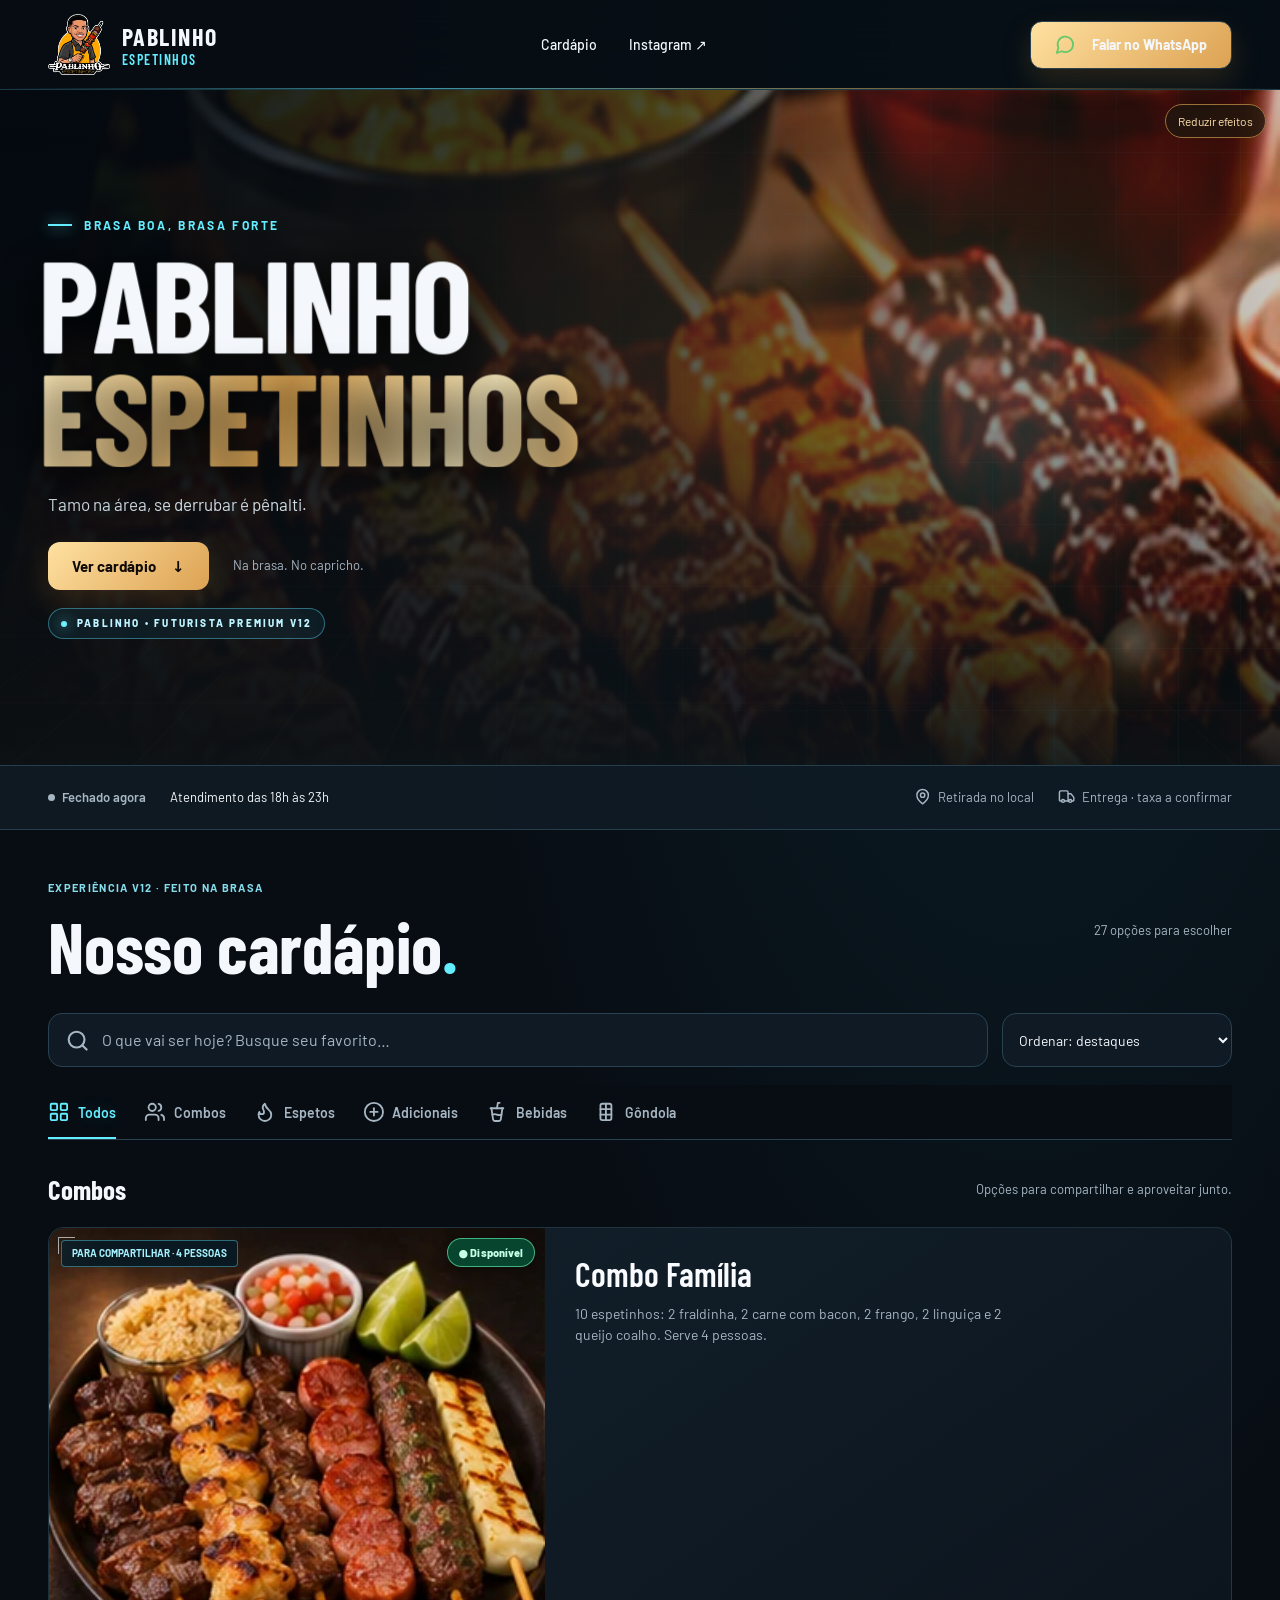
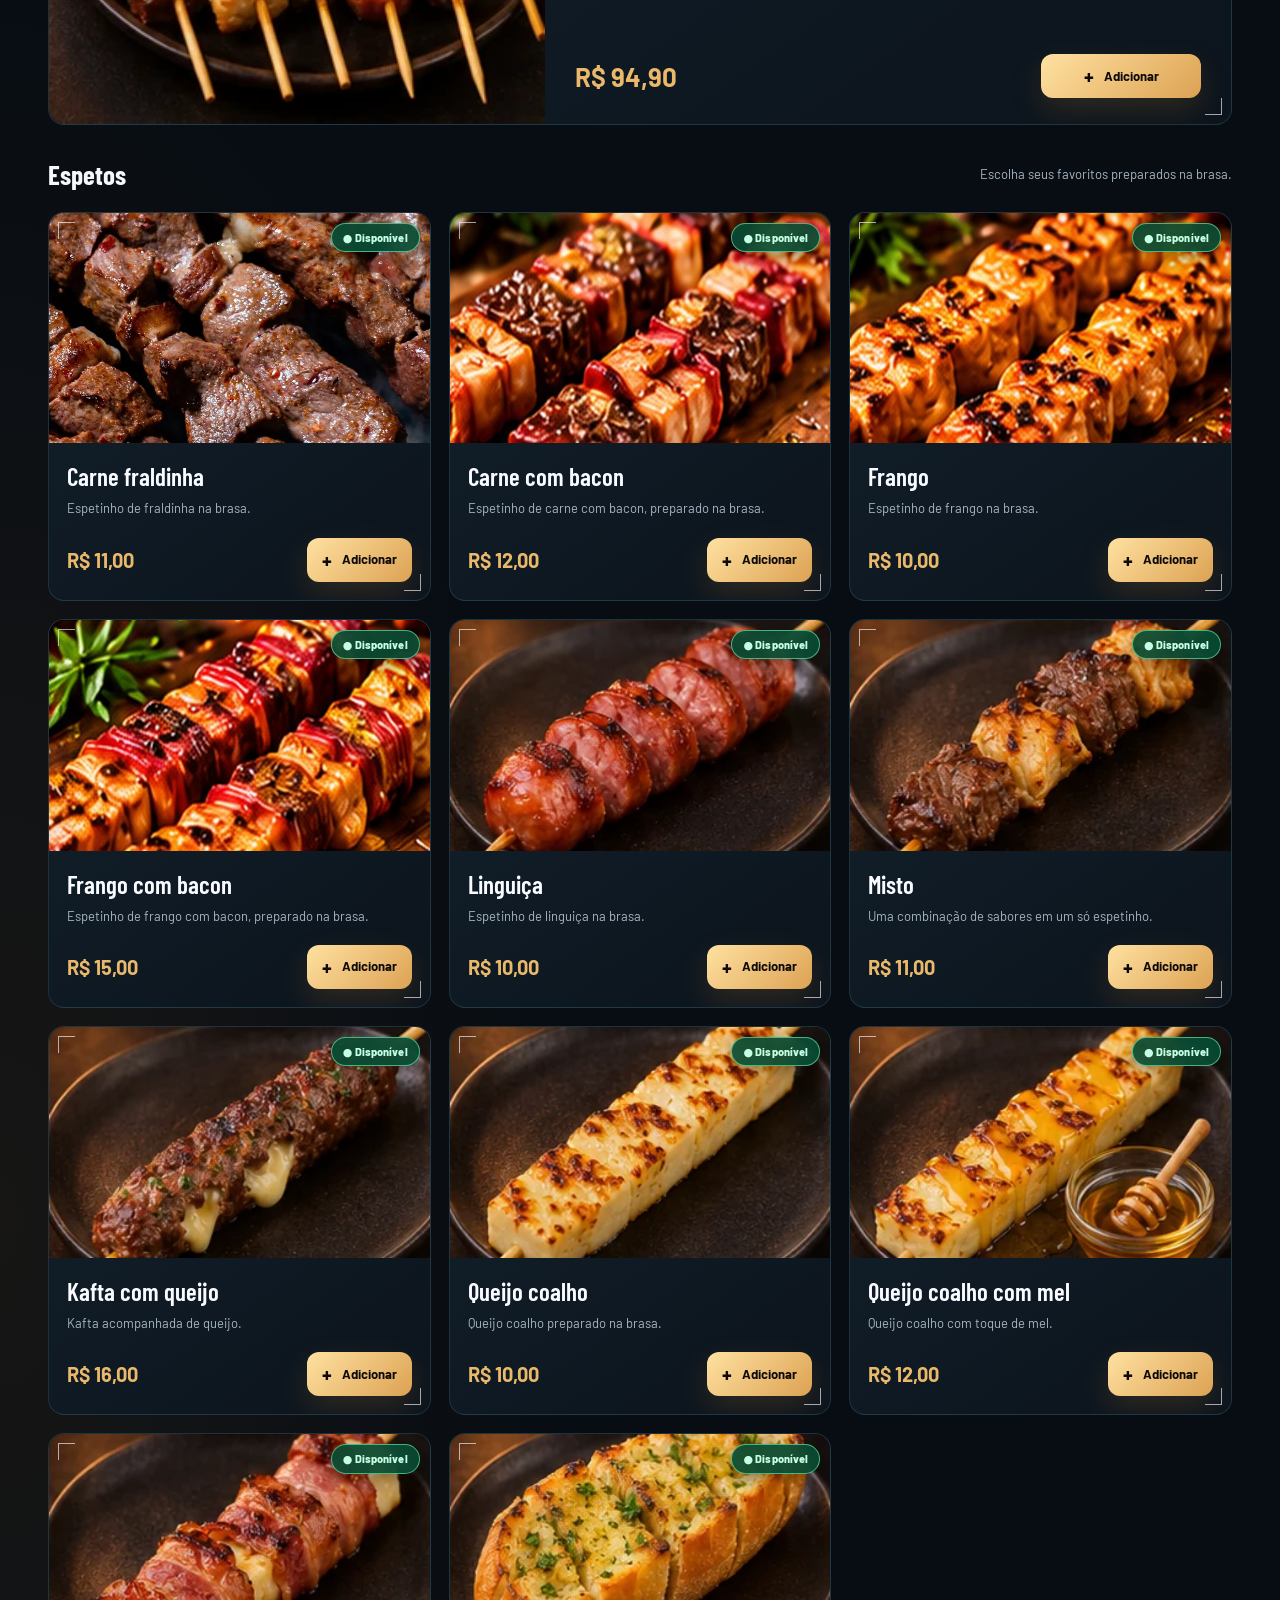
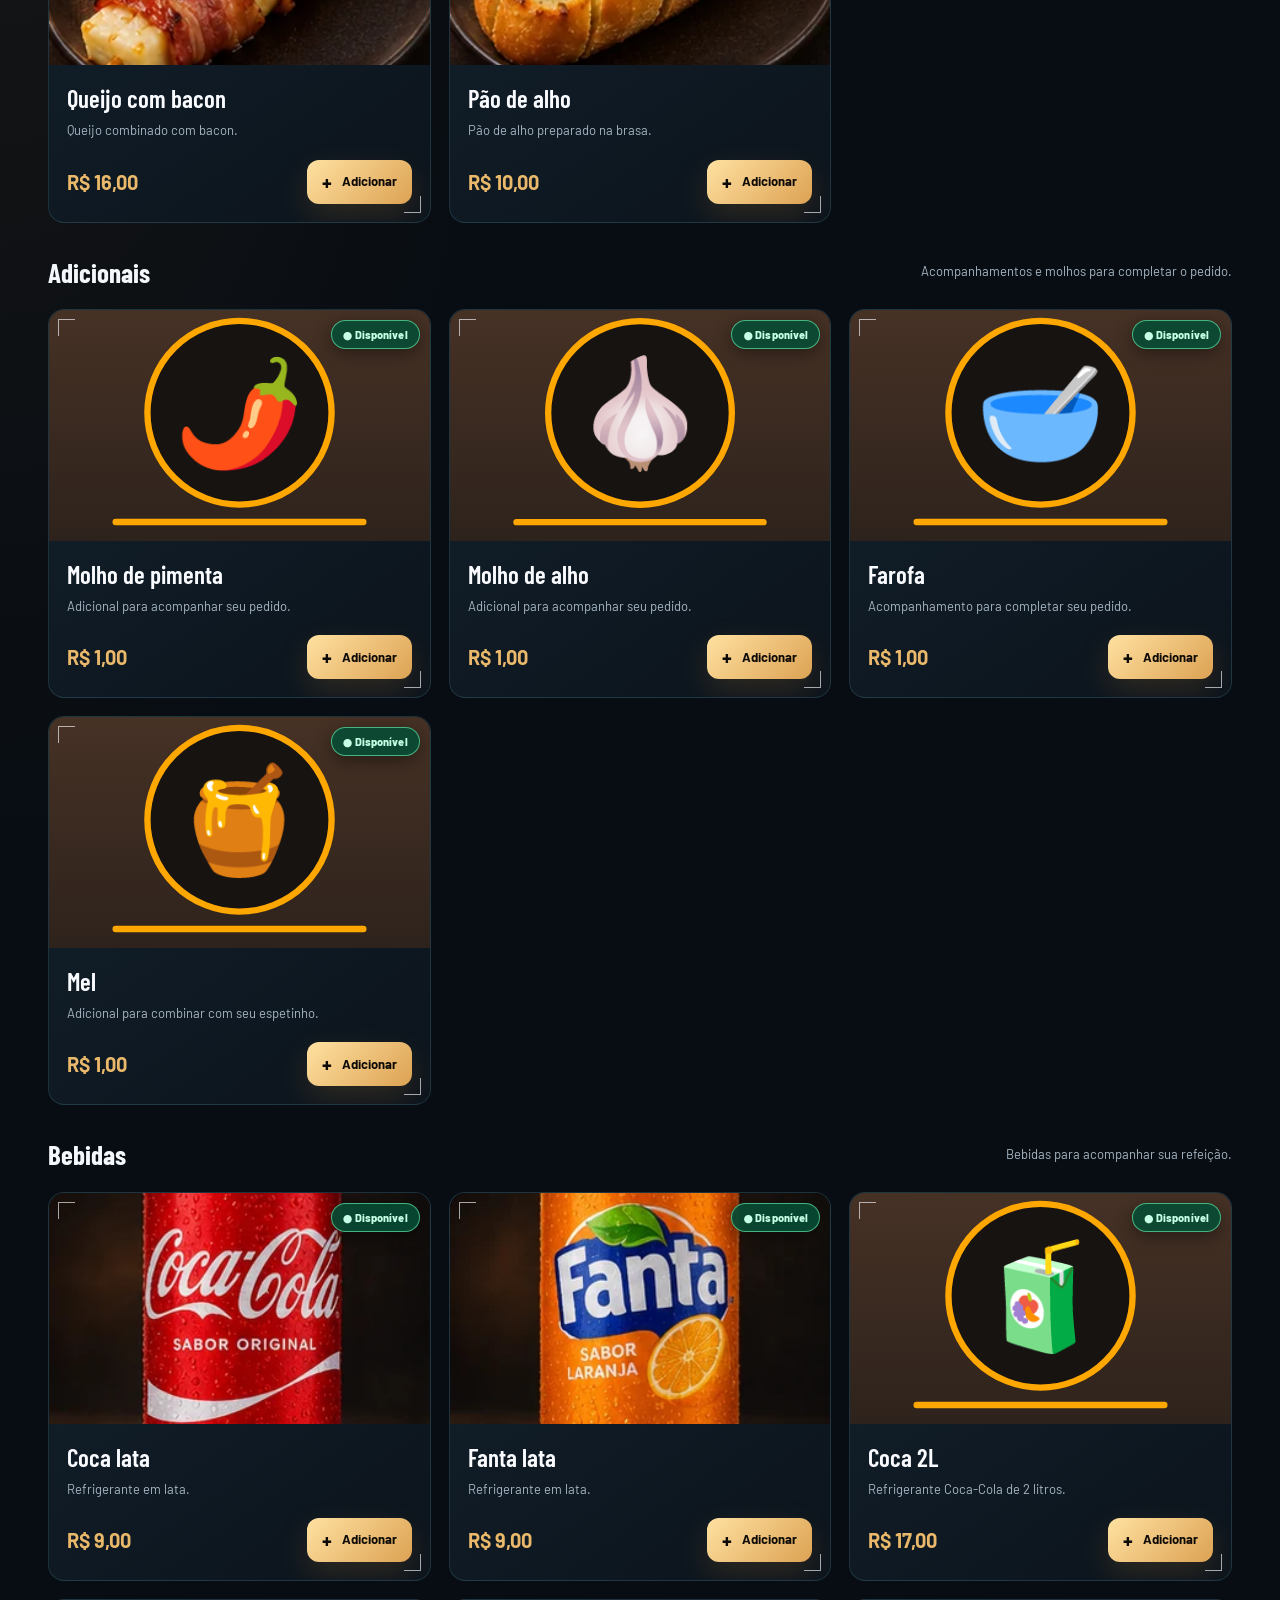
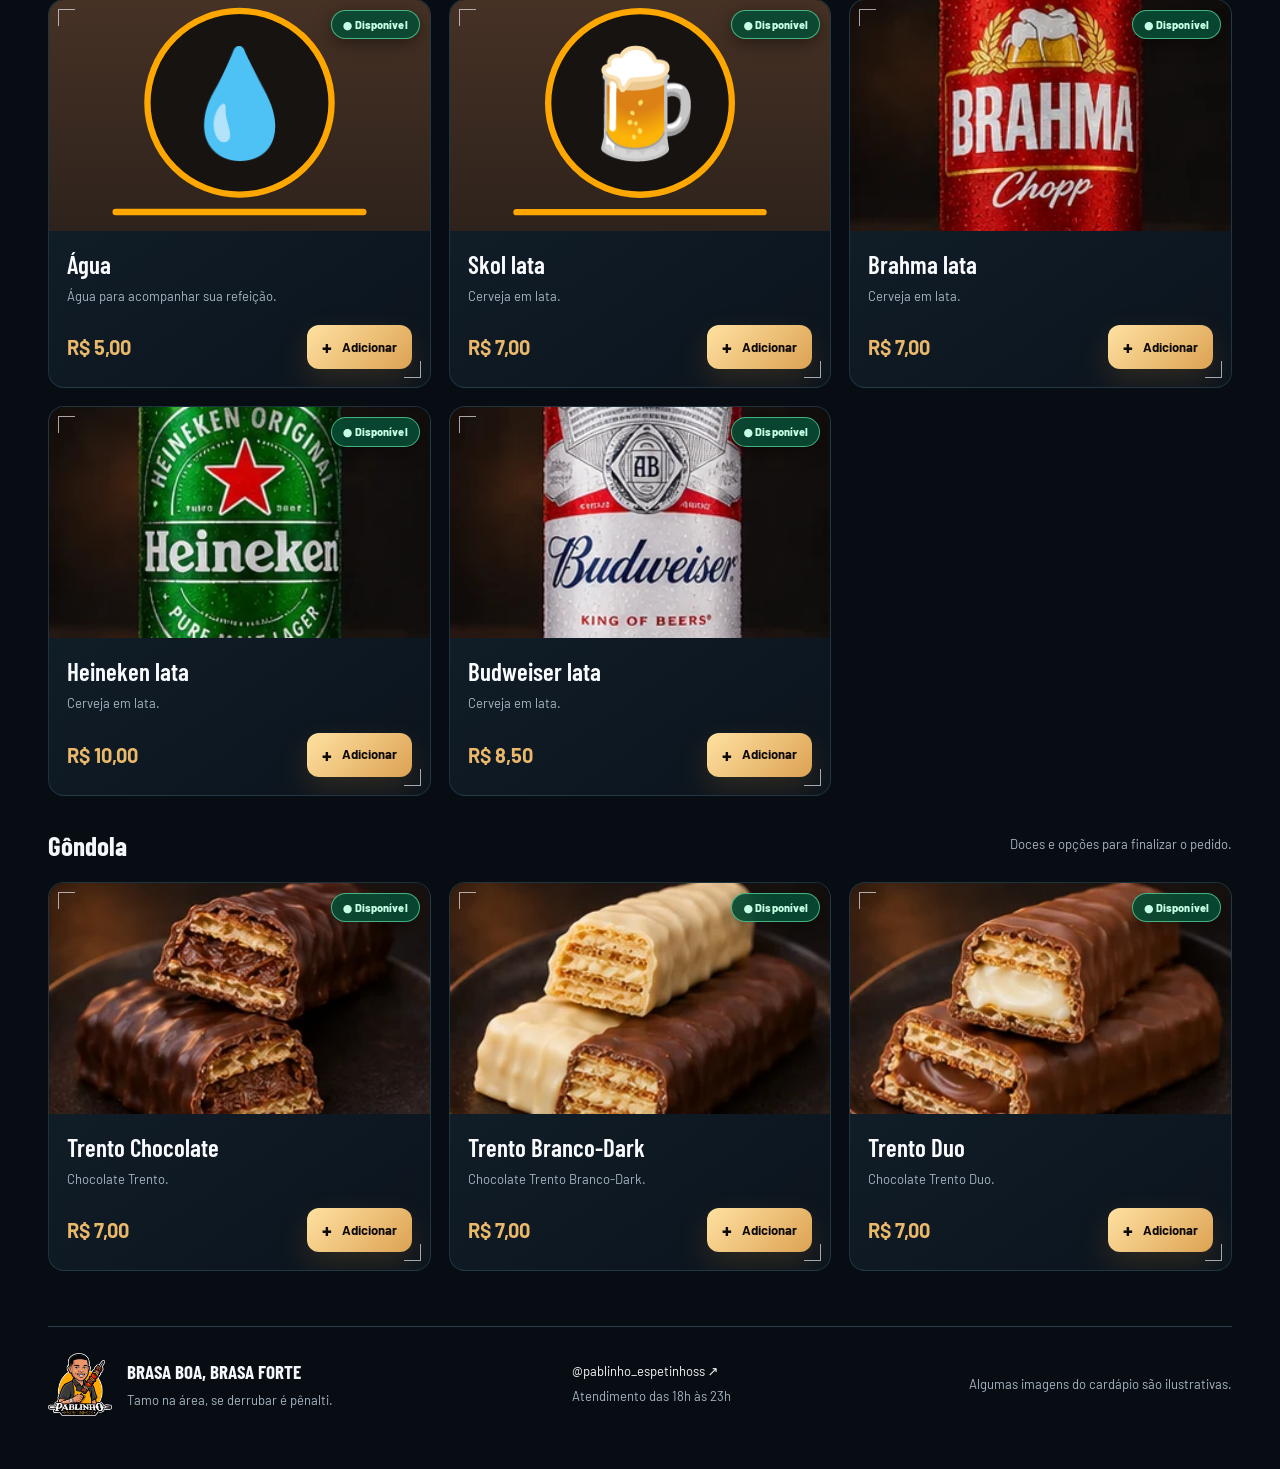
<file: index.html>
<!doctype html>
<html lang="pt-BR"><head>
<meta charset="utf-8"/>
<meta content="width=device-width, initial-scale=1" name="viewport"/>
<title>Pablinho Espetinhos | Futurista Premium V12</title>
<meta content="Cardápio do Pablinho Espetinhos. Monte seu pedido e envie pelo WhatsApp, com retirada ou entrega." name="description"/>
<meta content="#171311" name="theme-color"/>
<meta content="website" property="og:type"/>
<meta content="pt_BR" property="og:locale"/>
<meta content="Pablinho Espetinhos | Cardápio" property="og:title"/>
<meta content="Monte seu pedido e envie pelo WhatsApp." property="og:description"/>
<link href="https://fonts.googleapis.com" rel="preconnect"/>
<link crossorigin="" href="https://fonts.gstatic.com" rel="preconnect"/>
<link href="https://fonts.googleapis.com/css2?family=Barlow+Condensed:wght@600;700&amp;family=Barlow:wght@400;500;600;700&amp;display=swap" rel="stylesheet"/>
<style>/* Identidade e componentes: todos os valores visuais ficam neste sistema. */
:root{color-scheme:dark;--background:oklch(.16 .006 65);--foreground:oklch(.96 .008 80);--panel:oklch(.205 .006 65);--panel-hover:oklch(.245 .009 65);--muted:oklch(.69 .014 75);--primary:oklch(.74 .177 53);--yellow:oklch(.84 .16 80);--primary-foreground:oklch(.15 .01 60);--border:oklch(.30 .009 65);--success:oklch(.75 .16 145);--danger:oklch(.77 .13 30);--overlay:oklch(.10 .005 60/.75);--hero-overlay:linear-gradient(90deg,oklch(.10 .005 60/.98),oklch(.10 .005 60/.82) 35%,oklch(.10 .005 60/.04) 80%);--shadow:0 20px 70px oklch(.05 0 0/.35);--font:'Barlow',system-ui,sans-serif;--display:'Barlow Condensed','Arial Narrow',sans-serif;--radius:8px}
*{box-sizing:border-box}html{scroll-behavior:smooth;scroll-padding-top:90px}body{margin:0;background:var(--background);color:var(--foreground);font:400 16px/1.5 var(--font);padding-bottom:28px;transition:padding-bottom .25s}body.has-cart{padding-bottom:105px}body.lock{overflow:hidden}button,input,select,textarea{font:inherit}button,a,input,select,textarea{-webkit-tap-highlight-color:transparent}button,a{touch-action:manipulation}a{color:inherit;text-decoration:none}button{cursor:pointer}button:disabled{cursor:not-allowed;opacity:.55}:focus-visible{outline:3px solid var(--yellow);outline-offset:4px}h1,h2,h3,p{margin:0}h1,h2,h3{font-family:var(--display);letter-spacing:0}button[hidden],[hidden]{display:none!important}.container{width:min(1184px,calc(100% - 64px));margin-inline:auto}.sr-only,.skip:not(:focus){position:absolute;width:1px;height:1px;padding:0;overflow:hidden;clip:rect(0,0,0,0);white-space:nowrap}.skip:focus{position:fixed;top:10px;left:10px;z-index:100;background:var(--primary);color:var(--primary-foreground);padding:12px}
.site-header{background:var(--background);border-bottom:1px solid var(--border)}.header-inner{min-height:89px;display:flex;align-items:center;justify-content:space-between;gap:24px}.brand{display:flex;gap:12px;align-items:center;line-height:1;font:700 24px var(--display)}.brand img{width:62px;height:62px;object-fit:contain}.brand small{display:block;font:600 14px var(--display);color:var(--primary)}.header-inner nav{display:flex;gap:32px;font-size:14px;font-weight:500}.header-inner nav a:hover{color:var(--primary)}.button{border:0;border-radius:var(--radius);min-height:48px;display:inline-flex;align-items:center;justify-content:center;gap:16px;padding:0 24px;background:var(--primary);color:var(--primary-foreground);font-size:15px;font-weight:700;transition:background .2s}.button:hover{background:var(--yellow)}.button.secondary{background:var(--panel);color:var(--foreground);border:1px solid var(--border)}.contact{background:transparent;color:var(--foreground);border:1px solid var(--border);font-size:14px}.contact:hover{background:var(--panel-hover)}.contact .ic{color:var(--success);font-size:18px}
.hero{position:relative;isolation:isolate;height:410px;overflow:hidden}.hero-photo,.hero-shade{position:absolute;inset:0;width:100%;height:100%;object-fit:cover;z-index:-1}.hero-photo{object-position:center 56%}.hero-shade{background:var(--hero-overlay)}.hero-content{height:100%;display:flex;flex-direction:column;justify-content:center;align-items:flex-start}.eyebrow{font-size:11px;font-weight:700;color:var(--primary)}.hero .eyebrow{display:flex;align-items:center;gap:12px;margin-bottom:15px}.short-line{width:24px;height:2px;background:var(--primary)}h1{font-size:78px;line-height:.94;font-weight:700}h1 span{color:var(--primary)}.hero-slogan{font-size:17px;margin-top:20px}.hero-actions{display:flex;align-items:center;gap:24px;margin-top:25px}.hero-caption{font-size:13px;color:var(--muted)}.service-band{background:var(--panel);border-block:1px solid var(--border)}.service-inner{min-height:63px;display:flex;justify-content:space-between;align-items:center;gap:20px;font-size:13px}.service-time,.service-options{display:flex;align-items:center;gap:24px}.status{display:flex;align-items:center;gap:7px;color:var(--success);font-weight:600}.status:before{content:'';width:7px;height:7px;display:inline-block;background:currentColor;border-radius:100%}.status.closed{color:var(--muted)}.service-options{color:var(--muted)}
.catalog{padding-top:44px}.catalog-heading{display:flex;align-items:center;justify-content:space-between;margin-bottom:25px}.catalog-heading h2{font-size:43px;line-height:1.2;margin-top:6px}.heading-dot{color:var(--primary)}.catalog-count{font-size:13px;color:var(--muted)}.toolbar{display:flex;gap:14px;align-items:stretch}.search{display:flex;align-items:center;gap:12px;background:var(--panel);border:1px solid var(--border);border-radius:var(--radius);padding:0 16px;flex:1;min-width:0}.search>.ic{font-size:22px;color:var(--muted)}.search input{border:0;background:none;padding:14px 0;width:100%;min-width:0;color:var(--foreground);outline-offset:2px}.search input::placeholder{color:var(--muted)}.sort{width:230px}.sort select{height:100%;font-size:14px}.categories{display:flex;gap:28px;border-bottom:1px solid var(--border);margin:18px 0 24px;overflow-x:auto;scrollbar-width:none;position:sticky;top:0;background:var(--background);z-index:5}.categories button{flex:none;background:none;color:var(--muted);border:0;border-bottom:2px solid transparent;padding:16px 0 14px;min-height:50px;font-size:14px;font-weight:600;display:flex;align-items:center;gap:8px;white-space:nowrap}.categories button[aria-pressed=true]{color:var(--primary);border-bottom-color:var(--primary)}.categories button:hover{color:var(--foreground)}.category-icon{font-size:19px}.section-heading{display:flex;justify-content:space-between;align-items:center;gap:10px;margin:29px 0 17px}.section-heading h3{font-size:27px}.section-heading p{color:var(--muted);font-size:13px}.product-grid{display:grid;grid-template-columns:repeat(3,minmax(0,1fr));gap:18px}.product{border:1px solid var(--border);border-radius:var(--radius);overflow:hidden;background:var(--panel);display:flex;flex-direction:column;transition:border-color .2s}.product:hover{border-color:var(--muted)}.product.unavailable{opacity:.65}.product-image{position:relative;aspect-ratio:1.65;overflow:hidden;background:var(--background)}.product-image img{width:100%;height:100%;object-fit:cover;display:block}.product-badge{position:absolute;top:12px;left:12px;padding:5px 10px;border-radius:4px;background:var(--yellow);color:var(--primary-foreground);font-size:10px;font-weight:700}.product-content{padding:18px;display:flex;flex-direction:column;flex:1}.product h4{font:600 25px/1.2 var(--display);margin:0 0 8px}.description{font-size:13px;line-height:1.5;color:var(--muted);flex:1}.product-bottom{display:flex;align-items:center;justify-content:space-between;gap:8px;margin-top:19px;min-height:44px}.price{font-size:20px;font-weight:700;color:var(--primary);white-space:nowrap}.add{min-height:44px;padding:0 15px;font-size:13px;gap:10px}.add span{font-size:20px}.step{display:flex;align-items:center;justify-content:space-between;gap:6px;border:1px solid var(--border);border-radius:var(--radius);height:44px;min-width:117px;background:var(--background)}.step button{width:40px;height:42px;border:0;background:none;color:var(--primary);font-size:22px;border-radius:var(--radius)}.step button:hover{background:var(--panel-hover)}.step output{min-width:19px;text-align:center;font-weight:600}.off{font-size:12px;color:var(--muted)}#empty{padding:65px 0;text-align:center}#empty>.ic{width:50px;height:50px;color:var(--primary)}#empty h3{font-size:30px}#empty p{color:var(--muted);margin:10px 0 20px}
footer{margin-top:55px!important;border-top:1px solid var(--border);padding:25px 0;display:flex;align-items:center;justify-content:space-between;gap:20px;font-size:13px;color:var(--muted)}.footer-brand{display:flex;align-items:center;gap:15px}.footer-brand img{object-fit:contain}.footer-brand strong{color:var(--foreground);font-family:var(--display);font-size:19px}.footer-brand p{margin-top:4px}footer>div:last-child{text-align:right}footer a{color:var(--foreground)}footer p{margin-top:5px}.cart-bar{position:fixed;bottom:0;left:0;right:0;padding:13px 0 calc(13px + env(safe-area-inset-bottom));background:var(--background);border-top:1px solid var(--border);z-index:15}.cart-button{margin-inline:auto;width:min(570px,100%);min-height:55px;display:flex;align-items:center;gap:15px;border:0;border-radius:var(--radius);padding:0 21px;background:var(--primary);color:var(--primary-foreground);font:600 16px var(--font)}.cart-button:hover{background:var(--yellow)}.cart-icon{font-size:23px}.cart-label{display:flex;align-items:center;gap:11px}.cart-label span{min-width:25px;height:25px;display:grid;place-items:center;border-radius:4px;background:var(--primary-foreground);color:var(--yellow);font-size:12px}.cart-total{margin-left:auto;font-weight:700}
dialog{position:fixed;inset:0 0 0 auto;margin:0;width:min(580px,100%);max-width:100%;height:100dvh;max-height:100dvh;background:var(--background);color:var(--foreground);border:0;border-left:1px solid var(--border);padding:25px 28px calc(35px + env(safe-area-inset-bottom));overflow:auto;box-shadow:var(--shadow)}dialog::backdrop{background:var(--overlay)}.sheet-header{display:flex;align-items:center;justify-content:space-between;padding-bottom:10px}.sheet-header h2{font-size:36px}.icon-button{width:44px;height:44px;display:grid;place-items:center;border:1px solid var(--border);border-radius:var(--radius);background:var(--panel);color:var(--foreground);font-size:25px;flex:none}.muted{color:var(--muted);font-weight:400;font-size:13px}.cart-list-top{display:flex;justify-content:space-between;align-items:center;margin-top:26px}.cart-list-top h3{font-size:24px}.text-button{border:0;background:none;color:var(--primary);font-size:13px;padding:12px 0;min-height:44px}.cart-row{display:grid;grid-template-columns:54px 1fr auto;gap:12px;align-items:center;padding:15px 0;border-bottom:1px solid var(--border)}.cart-row img{width:54px;height:54px;object-fit:cover;border-radius:4px}.cart-row h4{font-size:14px;margin:0 0 5px}.cart-row p{font-size:12px;color:var(--muted)}.cart-row .step{min-width:105px}.cart-row .step button{width:32px}.row-tools{display:flex;align-items:center;gap:6px}.remove{width:30px;min-height:44px;background:none;border:0;color:var(--muted);font-size:21px}.continue{margin-top:7px}.form-title{font-size:26px;margin:18px 0 0}.form-grid{display:grid;grid-template-columns:1fr 1fr;gap:0 14px}.wide{grid-column:1/-1}form label{display:block;font-weight:500;font-size:14px;margin:16px 0 0}input:not([type=radio]):not([type=checkbox]),select,textarea{width:100%;background:var(--panel);border:1px solid var(--border);border-radius:var(--radius);color:var(--foreground);padding:12px;min-height:47px}form label input,form label select,form label textarea{margin-top:6px}textarea{resize:vertical;min-height:90px}fieldset{border:0;padding:0;margin:23px 0 0}legend{font-weight:500;font-size:14px}.radios{display:flex;gap:12px;margin-top:8px}.radios label{display:flex;align-items:center;gap:9px;border:1px solid var(--border);border-radius:var(--radius);background:var(--panel);padding:13px;flex:1;margin:0}.radios label:has(input:checked){border-color:var(--primary);color:var(--primary)}input[type=radio],input[type=checkbox]{accent-color:var(--primary);width:18px;height:18px;margin:0}.check-label{display:flex;gap:10px;align-items:center;min-height:44px}.delivery-note{font-size:12px;color:var(--yellow);margin-top:10px}.totals{border-top:1px solid var(--border);padding-top:17px;margin-top:24px}.totals div{display:flex;align-items:center;justify-content:space-between;gap:16px;margin:7px 0;font-size:14px}.totals div:last-child{font-size:21px;font-weight:700;padding-top:12px}.totals .fee{color:var(--muted);font-size:12px}.error{color:var(--danger);font-size:14px;margin-top:10px}.error:empty{display:none}.send{width:100%;margin-top:16px;min-height:52px}.checkout-note{font-size:12px;color:var(--muted);text-align:center;margin:12px 0 0}input[aria-invalid=true]{border-color:var(--danger)}
@media(min-width:1000px){.product-grid.combo-grid{grid-template-columns:1fr}.combo-grid .product{display:grid;grid-template-columns:42% 1fr;min-height:240px}.combo-grid .product-image{aspect-ratio:auto}.combo-grid .product-content{padding:26px 30px}.combo-grid .product h4{font-size:34px}.combo-grid .description{max-width:440px;font-size:14px}.combo-grid .product-bottom{margin-top:25px}.combo-grid .price{font-size:26px}.combo-grid .add{min-width:160px}}
@media(max-width:800px){.container{width:calc(100% - 40px)}.header-inner nav{display:none}.product-grid{grid-template-columns:repeat(2,minmax(0,1fr))}.service-inner{gap:10px}.service-options{gap:12px}.service-options span:first-child{display:none}.hero{height:360px}h1{font-size:67px}.categories{gap:24px}.hero-caption{display:none}}
@media(max-width:520px){.container{width:calc(100% - 32px)}.header-inner{min-height:76px;gap:8px}.brand{gap:8px;font-size:21px}.brand img{width:49px;height:49px}.brand small{font-size:12px}.contact{padding:0 11px;min-height:42px;font-size:11px;gap:6px}.hero{height:290px}.hero-photo{object-position:65% center}.hero-shade{background:linear-gradient(90deg,oklch(.10 .005 60/.95),oklch(.10 .005 60/.67) 50%,oklch(.10 .005 60/.25))}h1{font-size:57px}.hero .eyebrow{font-size:10px;margin-bottom:17px}.hero-slogan{font-size:14px;margin-top:18px;max-width:280px}.hero-actions{margin-top:22px}.hero-actions .button{min-height:45px;padding-inline:20px;font-size:13px}.service-inner{min-height:73px;align-items:flex-start;justify-content:center;flex-direction:column;gap:5px;padding-block:12px;font-size:11px}.service-time{gap:13px}.service-options{gap:18px}.service-options span:first-child{display:inline}.catalog{padding-top:23px}.catalog-heading{margin-bottom:18px}.catalog-heading h2{font-size:35px}.catalog-heading .eyebrow{font-size:9px}.catalog-count{display:none}.toolbar{flex-wrap:wrap;gap:10px}.search{flex-basis:100%;height:49px}.search input{font-size:13px}.sort{width:100%;display:flex;justify-content:flex-end}.sort select{width:auto;border:0;background:transparent;padding:4px 0;min-height:35px;font-size:12px}.categories{margin-top:5px;margin-bottom:17px;gap:23px}.categories button{font-size:12px;gap:6px;min-height:48px;padding-block:11px}.category-icon{font-size:16px}.section-heading{margin:22px 0 13px;align-items:flex-start;flex-direction:column;gap:3px}.section-heading h3{font-size:25px}.section-heading p{font-size:12px}.product-grid{grid-template-columns:1fr;gap:13px}.product{display:grid;grid-template-columns:112px minmax(0,1fr);min-height:153px}.product-image{aspect-ratio:auto;height:100%}.product-content{padding:13px}.product h4{font-size:22px;margin-bottom:6px}.description{font-size:12px}.product-bottom{margin-top:12px;min-height:44px;gap:5px}.price{font-size:17px}.add{padding-inline:10px;font-size:12px;gap:5px}.product-badge{left:6px;top:6px;font-size:8px;padding:4px 6px}.combo-grid .product{display:flex}.combo-grid .product-image{aspect-ratio:2;height:auto}.combo-grid .product-content{padding:17px}.combo-grid .product h4{font-size:27px}.combo-grid .description{font-size:13px}.combo-grid .price{font-size:22px}.combo-grid .add{padding-inline:18px}.combo-grid .product-badge{left:12px;top:12px;font-size:10px}.step{min-width:100px;gap:0}.step button{width:32px}.cart-bar{padding-top:10px;padding-bottom:calc(10px + env(safe-area-inset-bottom))}.cart-button{padding:0 15px;gap:10px;font-size:14px;min-height:54px}.cart-label{gap:8px}.cart-total{font-size:15px}footer{margin-top:30px!important;flex-direction:column;align-items:flex-start;padding:22px 0;gap:18px}footer>div:last-child{text-align:left}dialog{padding:20px 16px calc(30px + env(safe-area-inset-bottom))}.form-grid{grid-template-columns:1fr}.wide{grid-column:auto}.cart-row{grid-template-columns:45px 1fr;gap:10px}.cart-row img{width:45px;height:45px;grid-row:1/3}.row-tools{grid-column:2;justify-content:flex-start}.cart-row .step{width:110px}.totals div:last-child{font-size:19px}}
/* Acabamento: ícones, busca, barra do pedido, sugestões. */
.ic{width:1.15em;height:1.15em;flex:none;fill:none;stroke:currentColor;stroke-width:2;stroke-linecap:round;stroke-linejoin:round;vertical-align:-.2em}
.search input:not([type=radio]):not([type=checkbox]){border:0;background:none;border-radius:0;padding:14px 0;min-height:0}
.service-options .ic{margin-right:7px;font-size:15px}
.cart-bar{transform:translateY(100%);visibility:hidden;transition:transform .25s ease,visibility 0s linear .25s}.cart-bar.show{transform:none;visibility:visible;transition:transform .25s ease}
.suggest{margin-top:22px}.suggest h3{font-size:22px}.chips{display:flex;flex-wrap:wrap;gap:8px;margin-top:12px}.chip{min-height:44px;display:inline-flex;align-items:center;gap:8px;padding:0 14px;border:1px solid var(--border);border-radius:var(--radius);background:var(--panel);color:var(--foreground);font-size:13px;font-weight:600}.chip:hover{background:var(--panel-hover);border-color:var(--primary)}.chip span{color:var(--primary);font-size:18px;line-height:1}.chip b{color:var(--primary)}
.closed-note{font-size:13px;color:var(--yellow);margin:14px 0 0}
.noscript{padding:30px 0;color:var(--muted)}.noscript a{color:var(--primary);text-decoration:underline}
@media(prefers-reduced-motion:reduce){html{scroll-behavior:auto}*,*:before,*:after{transition:none!important;animation:none!important}}
</style>



<link rel="stylesheet" href="./imperial-v4-2.css">
<link rel="stylesheet" href="./imperial-v4-3.css">
<link rel="stylesheet" href="./v12/imperial-v12.css">
<meta name="pablinho-brasa-origin" content="">
</head>
<body>
<svg width="0" height="0" style="position:absolute" aria-hidden="true" focusable="false"><defs>
<symbol id="i-search" viewBox="0 0 24 24"><circle cx="11" cy="11" r="7.5"/><path d="m20.5 20.5-4.2-4.2"/></symbol>
<symbol id="i-chat" viewBox="0 0 24 24"><path d="M7.9 20A9 9 0 1 0 4 16.1L2 22Z"/></symbol>
<symbol id="i-bag" viewBox="0 0 24 24"><path d="M6 2 3 6v14a2 2 0 0 0 2 2h14a2 2 0 0 0 2-2V6l-3-4Z"/><path d="M3 6h18"/><path d="M16 10a4 4 0 0 1-8 0"/></symbol>
<symbol id="i-grid" viewBox="0 0 24 24"><rect x="3" y="3" width="7" height="7" rx="1"/><rect x="14" y="3" width="7" height="7" rx="1"/><rect x="14" y="14" width="7" height="7" rx="1"/><rect x="3" y="14" width="7" height="7" rx="1"/></symbol>
<symbol id="i-users" viewBox="0 0 24 24"><path d="M16 21v-2a4 4 0 0 0-4-4H6a4 4 0 0 0-4 4v2"/><circle cx="9" cy="7" r="4"/><path d="M22 21v-2a4 4 0 0 0-3-3.87"/><path d="M16 3.13a4 4 0 0 1 0 7.75"/></symbol>
<symbol id="i-flame" viewBox="0 0 24 24"><path d="M8.5 14.5A2.5 2.5 0 0 0 11 12c0-1.38-.5-2-1-3-1.072-2.143-.224-4.054 2-6 .5 2.5 2 4.9 4 6.5 2 1.6 3 3.5 3 5.5a7 7 0 1 1-14 0c0-1.153.433-2.294 1-3a2.5 2.5 0 0 0 2.5 2.5z"/></symbol>
<symbol id="i-plus" viewBox="0 0 24 24"><circle cx="12" cy="12" r="10"/><path d="M8 12h8"/><path d="M12 8v8"/></symbol>
<symbol id="i-cup" viewBox="0 0 24 24"><path d="m6 8 1.75 12.28a2 2 0 0 0 2 1.72h4.5a2 2 0 0 0 2-1.72L18 8"/><path d="M5 8h14"/><path d="M7 15a6.47 6.47 0 0 1 5 0 6.47 6.47 0 0 0 5 0"/><path d="m12 8 1-6h2"/></symbol>
<symbol id="i-bar" viewBox="0 0 24 24"><rect x="6" y="3" width="12" height="18" rx="2"/><path d="M6 9h12M6 15h12M12 3v18"/></symbol>
<symbol id="i-pin" viewBox="0 0 24 24"><path d="M20 10c0 6-8 12-8 12S4 16 4 10a8 8 0 0 1 16 0Z"/><circle cx="12" cy="10" r="3"/></symbol>
<symbol id="i-truck" viewBox="0 0 24 24"><path d="M14 18V6a2 2 0 0 0-2-2H4a2 2 0 0 0-2 2v11a1 1 0 0 0 1 1h2"/><path d="M15 18H9"/><path d="M19 18h2a1 1 0 0 0 1-1v-3.65a1 1 0 0 0-.22-.624l-3.48-4.35A1 1 0 0 0 17.52 8H14"/><circle cx="17" cy="18" r="2"/><circle cx="7" cy="18" r="2"/></symbol>
</defs></svg>
<a class="skip" href="#cardapio">Ir para o cardápio</a>
<header class="site-header"><div class="container header-inner"><a class="brand" href="#inicio"><img src="[data-uri]" data-img="logo" alt="Logo Pablinho Espetinhos" width="60" height="60"><span>PABLINHO <small>ESPETINHOS</small></span></a><nav aria-label="Navegação principal"><a href="#cardapio">Cardápio</a><a data-insta href="https://instagram.com/pablinho_espetinhoss" target="_blank" rel="noopener">Instagram ↗</a></nav><a class="button contact" id="zap" href="https://wa.me/5511925340645" target="_blank" rel="noopener"><svg class="ic" aria-hidden="true"><use href="#i-chat"/></svg> Falar no WhatsApp</a></div></header>
<main>
<section class="hero" id="inicio"><img class="hero-photo" src="[data-uri]" data-img="topo" alt="Espetinhos na brasa do catálogo Pablinho" fetchpriority="high"><div class="hero-shade"></div><div class="container hero-content"><div class="eyebrow"><span class="short-line"></span> BRASA BOA, BRASA FORTE</div><h1>PABLINHO<br><span>ESPETINHOS</span></h1><p class="hero-slogan">Tamo na área, se derrubar é pênalti.</p><div class="hero-actions"><a class="button" href="#cardapio">Ver cardápio <span aria-hidden="true">↓</span></a><span class="hero-caption">Na brasa. No capricho.</span></div></div></section>
<div class="service-band"><div class="container service-inner"><div class="service-time"><span id="status" class="status"></span><span id="hours">Atendimento das 18h às 23h</span></div><div class="service-options"><span><svg class="ic" aria-hidden="true"><use href="#i-pin"/></svg>Retirada no local</span><span><svg class="ic" aria-hidden="true"><use href="#i-truck"/></svg>Entrega · taxa a confirmar</span></div></div></div>
<section class="catalog container" id="cardapio"><div class="catalog-heading"><div><span class="eyebrow">FEITO NA BRASA, DO NOSSO JEITO</span><h2>Nosso cardápio<span class="heading-dot">.</span></h2></div><span class="catalog-count" id="catalogCount">27 opções para escolher</span></div>
<div class="toolbar"><label class="search"><svg class="ic" aria-hidden="true"><use href="#i-search"/></svg><input id="busca" type="search" placeholder="O que vai ser hoje? Busque seu favorito…" aria-label="Buscar produtos" autocomplete="off"><button id="limparBusca" class="icon-button" aria-label="Limpar busca" hidden>×</button></label><label class="sort"><span class="sr-only">Ordenar produtos</span><select id="ordem"><option value="original">Ordenar: destaques</option><option value="asc">Menor preço</option><option value="desc">Maior preço</option></select></label></div>
<nav class="categories" aria-label="Categorias do cardápio" id="cats"></nav><div id="resultadoBusca" class="sr-only" aria-live="polite"></div><div id="menu"></div><noscript><p class="noscript">Para ver o cardápio e montar o pedido, ative o JavaScript do navegador ou chame o Pablinho direto no <a href="https://wa.me/5511925340645">WhatsApp</a>.</p></noscript><div id="empty" hidden><svg class="ic" aria-hidden="true"><use href="#i-search"/></svg><h3>Nenhum produto encontrado</h3><p>Tente outro nome ou categoria.</p><button class="button secondary" id="reset">Limpar filtros</button></div>
</section></main>
<footer class="container"><div class="footer-brand"><img src="[data-uri]" data-img="logo" alt="Pablinho Espetinhos" width="64" height="64"><div><strong>BRASA BOA, BRASA FORTE</strong><p>Tamo na área, se derrubar é pênalti.</p></div></div><div><a data-insta href="https://instagram.com/pablinho_espetinhoss" target="_blank" rel="noopener">@pablinho_espetinhoss ↗</a><p>Atendimento das 18h às 23h</p></div><small class="muted">Algumas imagens do cardápio são ilustrativas.</small></footer>
<div class="cart-bar" id="bar"><div class="container"><button class="cart-button" id="abrir" aria-label="Abrir carrinho"><svg class="ic cart-icon" aria-hidden="true"><use href="#i-bag"/></svg><span class="cart-label">Meu pedido <span id="count">0</span></span><span class="cart-total" id="cartTotal">R$ 0,00</span><span aria-hidden="true">→</span></button></div></div>
<dialog id="sheet" aria-labelledby="cart-title" aria-describedby="cart-description"><div class="sheet-header"><div><span class="eyebrow">PABLINHO ESPETINHOS</span><h2 id="cart-title">Seu pedido<span class="heading-dot">.</span></h2></div><button class="icon-button" id="fechar" aria-label="Fechar carrinho">×</button></div><p id="cart-description" class="muted">Confira os itens e escolha como receber.</p><div class="cart-list-top"><h3>Itens do pedido</h3><button class="text-button" id="clear">Limpar carrinho</button></div><div id="lista"></div><p id="cart-empty" hidden>Seu carrinho está vazio.</p><div id="sugestoes" class="suggest" hidden></div><button class="text-button continue" id="continuar">← Continuar comprando</button>
<form id="checkout" novalidate><h3 class="form-title">Seus dados</h3><div class="form-grid"><label>Nome completo<input id="cli" name="nome" type="text" autocomplete="name" maxlength="120" required placeholder="Como podemos chamar você?"></label><label>Telefone<input id="tel" name="telefone" type="tel" autocomplete="tel" maxlength="20" required placeholder="(11) 99999-9999"></label></div><fieldset><legend>Como você quer receber?</legend><div class="radios"><label><input name="tipo" type="radio" value="Retirada" checked> Retirada</label><label><input name="tipo" type="radio" value="Entrega"> Entrega</label></div></fieldset>
<div id="optend" hidden><div class="form-grid"><label class="wide">Rua / Avenida<input id="rua" autocomplete="address-line1" maxlength="160"></label><label>Número<input id="numero" maxlength="20"></label><label>Bairro<input id="bairro" maxlength="100"></label><label>Cidade<input id="cidade" autocomplete="address-level2" maxlength="100"></label><label>CEP<input id="cep" autocomplete="postal-code" inputmode="numeric" maxlength="9" placeholder="00000-000"></label><label class="wide">Complemento / referência <span class="muted">(opcional)</span><input id="complemento" autocomplete="address-line2" maxlength="200"></label></div><p class="delivery-note">Taxa de entrega a confirmar pelo estabelecimento.</p></div>
<label>Forma de pagamento<select id="pag"><option>Pix</option><option>Dinheiro</option><option>Cartão</option></select></label><div id="cash" hidden><label class="check-label"><input id="needChange" type="checkbox"> Preciso de troco</label><label id="change-field" hidden>Troco para quanto? (R$)<input id="troco" type="text" inputmode="decimal" placeholder="Ex.: 100,00" maxlength="12"></label></div>
<label>Observações <span class="muted">(opcional)</span><textarea id="obs" maxlength="1000" placeholder="Algum detalhe sobre o seu pedido?"></textarea></label><div id="tot" class="totals"></div><p id="err" class="error" role="alert" tabindex="-1"></p><p id="closedNote" class="closed-note" hidden></p><button class="button send" type="submit" id="enviar">Enviar pedido pelo WhatsApp <span aria-hidden="true">↗</span></button><p class="checkout-note">O WhatsApp abrirá com seu pedido. O envio e a confirmação são feitos na conversa com o estabelecimento.</p></form></dialog>
<div class="sr-only" id="announce" aria-live="polite"></div>
<script src="./imperial-v4-2-images.js"></script>
<script src="./brasa-catalogo.js"></script>
<script>
/* Imagens do catálogo, gravadas uma única vez e reaproveitadas.
   Para trocar uma foto: troque o texto da chave abaixo, ou aponte "imagem" do produto para um arquivo (ex.: "fotos/misto.jpg"). */

</script>
<script>

/* ============ EDITE AQUI ============ */

const LOJA = {
  nome: "Pablinho Espetinhos",
  whatsapp: "5511925340645",   /* 55 + DDD + número, só dígitos. Ex.: "5511999999999" */
  subtitulo: "Espetinhos na brasa. Monte seu pedido e envie pelo WhatsApp.",
  horario: "Atendimento das 18h às 23h",               /* opcional. Ex.: "Todos os dias, das 18h às 23h" */
  taxaEntrega: null,         /* número (ex.: 5) ou null para "a combinar no WhatsApp" */
  pedidoMinimo: 0,           /* valor mínimo do pedido; 0 = sem mínimo */
  instagram: "pablinho_espetinhoss"              /* opcional, sem @. Ex.: "minhaespetaria" */
};

/* Categorias, na ordem em que aparecem (iguais ao campo "categoria" dos produtos) */
const CATEGORIAS = ["Combos", "Espetos", "Adicionais", "Bebidas", "Gôndola"];
const CATEGORIA_INFO = {"Combos":"Opções para compartilhar e aproveitar junto.","Espetos":"Escolha seus favoritos preparados na brasa.","Adicionais":"Acompanhamentos e molhos para completar o pedido.","Bebidas":"Bebidas para acompanhar sua refeição.","Gôndola":"Doces e opções para finalizar o pedido."};

/* Produtos do Pablinho Espetinhos. Para editar, mude nome, preco (com ponto) e descricao.
   icone: ilustração do produto. imagem: nome da foto em IMG (no fim do arquivo) ou caminho de um arquivo, ex.: "fotos/misto.jpg"; quando preenchida, substitui a ilustração. disponivel: false mostra "Indisponível hoje". */
const PRODUTOS = [
  {nome: "Combo Família", categoria: "Combos", preco: 94.9, descricao: "10 espetinhos: 2 fraldinha, 2 carne com bacon, 2 frango, 2 linguiça e 2 queijo coalho. Serve 4 pessoas.", icone: "combo", imagem: "topo", disponivel: true},
  {nome: "Carne fraldinha", categoria: "Espetos", preco: 11, descricao: "Espetinho de fraldinha na brasa.", icone: "carne", imagem: "foto-carne-fraldinha", disponivel: true},
  {nome: "Carne com bacon", categoria: "Espetos", preco: 12, descricao: "Espetinho de carne com bacon, preparado na brasa.", icone: "carne-bacon", imagem: "foto-carne-com-bacon", disponivel: true},
  {nome: "Frango", categoria: "Espetos", preco: 10, descricao: "Espetinho de frango na brasa.", icone: "frango", imagem: "foto-frango", disponivel: true},
  {nome: "Frango com bacon", categoria: "Espetos", preco: 15, descricao: "Espetinho de frango com bacon, preparado na brasa.", icone: "frango-bacon", imagem: "foto-frango-com-bacon", disponivel: true},
  {nome: "Linguiça", categoria: "Espetos", preco: 10, descricao: "Espetinho de linguiça na brasa.", icone: "linguica", imagem: "foto-carne-com-bacon", disponivel: true},
  {nome: "Misto", categoria: "Espetos", preco: 11, descricao: "Uma combinação de sabores em um só espetinho.", icone: "misto", imagem: "topo", disponivel: true},
  {nome: "Kafta com queijo", categoria: "Espetos", preco: 16, descricao: "Kafta acompanhada de queijo.", icone: "kafta", imagem: "foto-carne-fraldinha", disponivel: true},
  {nome: "Queijo coalho", categoria: "Espetos", preco: 10, descricao: "Queijo coalho preparado na brasa.", icone: "queijo", imagem: "topo", disponivel: true},
  {nome: "Queijo coalho com mel", categoria: "Espetos", preco: 12, descricao: "Queijo coalho com toque de mel.", icone: "queijo-mel", imagem: "topo", disponivel: true},
  {nome: "Queijo com bacon", categoria: "Espetos", preco: 16, descricao: "Queijo combinado com bacon.", icone: "queijo-bacon", imagem: "foto-carne-com-bacon", disponivel: true},
  {nome: "Pão de alho", categoria: "Espetos", preco: 10, descricao: "Pão de alho preparado na brasa.", icone: "pao-alho", imagem: "topo", disponivel: true},
  {nome: "Molho de pimenta", categoria: "Adicionais", preco: 1, descricao: "Adicional para acompanhar seu pedido.", icone: "molho-pimenta", imagem: "icone-molho-de-pimenta", disponivel: true},
  {nome: "Molho de alho", categoria: "Adicionais", preco: 1, descricao: "Adicional para acompanhar seu pedido.", icone: "molho-alho", imagem: "icone-molho-de-alho", disponivel: true},
  {nome: "Farofa", categoria: "Adicionais", preco: 1, descricao: "Acompanhamento para completar seu pedido.", icone: "farofa", imagem: "icone-farofa", disponivel: true},
  {nome: "Mel", categoria: "Adicionais", preco: 1, descricao: "Adicional para combinar com seu espetinho.", icone: "mel", imagem: "icone-mel", disponivel: true},
  {nome: "Coca lata", categoria: "Bebidas", preco: 9, descricao: "Refrigerante em lata.", icone: "lata-coca", imagem: "coca.jpg", disponivel: true},
  {nome: "Fanta lata", categoria: "Bebidas", preco: 9, descricao: "Refrigerante em lata.", icone: "lata-fanta", imagem: "fanta.jpg", disponivel: true},
  {nome: "Coca 2L", categoria: "Bebidas", preco: 17, descricao: "Refrigerante Coca-Cola de 2 litros.", icone: "garrafa-coca", imagem: "icone-coca-2l", disponivel: true},
  {nome: "Água", categoria: "Bebidas", preco: 5, descricao: "Água para acompanhar sua refeição.", icone: "agua", imagem: "icone-agua", disponivel: true},
  {nome: "Skol lata", categoria: "Bebidas", preco: 7, descricao: "Cerveja em lata.", icone: "lata-skol", imagem: "icone-skol-lata", disponivel: true},
  {nome: "Brahma lata", categoria: "Bebidas", preco: 7, descricao: "Cerveja em lata.", icone: "lata-brahma", imagem: "icone-skol-lata", disponivel: true},
  {nome: "Heineken lata", categoria: "Bebidas", preco: 10, descricao: "Cerveja em lata.", icone: "lata-heineken", imagem: "icone-skol-lata", disponivel: true},
  {nome: "Budweiser lata", categoria: "Bebidas", preco: 8.5, descricao: "Cerveja em lata.", icone: "lata-budweiser", imagem: "icone-skol-lata", disponivel: true},
  {nome: "Trento Chocolate", categoria: "Gôndola", preco: 7, descricao: "Chocolate Trento.", icone: "trento-chocolate", imagem: "icone-trento-chocolate", disponivel: true},
  {nome: "Trento Branco-Dark", categoria: "Gôndola", preco: 7, descricao: "Chocolate Trento Branco-Dark.", icone: "trento-branco-dark", imagem: "icone-trento-chocolate", disponivel: true},
  {nome: "Trento Duo", categoria: "Gôndola", preco: 7, descricao: "Chocolate Trento Duo.", icone: "trento-duo", imagem: "icone-trento-chocolate", disponivel: true}
];


/* Configuração adicional: horários locais de São Paulo; taxa null nunca significa frete grátis. */
const CONFIG = { abertura: '18:00', fechamento: '23:00', fuso: 'America/Sao_Paulo' };
const $ = s => document.querySelector(s);
const esc = s => String(s).replace(/[&<>"']/g,c=>({'&':'&amp;','<':'&lt;','>':'&gt;','"':'&quot;',"'":'&#39;'}[c]));
const brl = n => Number(n).toLocaleString('pt-BR',{style:'currency',currency:'BRL'});
const normalize = s => String(s).normalize('NFD').replace(/[\u0300-\u036f]/g,'').toLowerCase();
const cents = p => Math.round(p.preco * 100);
const img = k => IMG[k] || (k.startsWith('imagens/') ? './' + k : k);
document.addEventListener('error', e => { const el=e.target; if(el?.tagName==='IMG' && el.getAttribute('src')?.includes('imagens/espeto-carne.webp')) { el.src=IMG['foto-carne-fraldinha']; } }, true);
const icon = (id, cls) => '<svg class="ic' + (cls ? ' ' + cls : '') + '" aria-hidden="true"><use href="#' + id + '"/></svg>';
const STORAGE = 'pablinho-cart-v1';
const BRASA_STORAGE = 'pablinho-cart-brasa-v1';
const brasaOrigin = document.querySelector('meta[name="pablinho-brasa-origin"]').content.trim();
let qtd = {}, categoria = 'Todos', catalogReady = false;
try { const stored=JSON.parse(localStorage.getItem(STORAGE)||'{}'); if(stored && typeof stored==='object' && !Array.isArray(stored)) Object.entries(stored).forEach(([id,q])=>{if(/^\d+$/.test(id)&&Number.isSafeInteger(q)&&q>0)qtd[id]=q;}); } catch(e) { /* Navegação privada ou armazenamento indisponível: carrinho continua em memória. */ }
const ids = () => Object.keys(qtd).map(Number).filter(i=>PRODUTOS[i]?.disponivel&&qtd[i]>0);
const count = () => ids().reduce((s,i)=>s+qtd[i],0);
const subtotalCents = () => ids().reduce((s,i)=>s+cents(PRODUTOS[i])*qtd[i],0);
const delivery = () => $('input[name="tipo"]:checked').value === 'Entrega';
const totalCents = () => subtotalCents()+(delivery()&&LOJA.taxaEntrega!=null?Math.round(LOJA.taxaEntrega*100):0);
const categoryIcons = {'Todos':'i-grid','Combos':'i-users','Espetos':'i-flame','Adicionais':'i-plus','Bebidas':'i-cup','Gôndola':'i-bar'};
function save(){
 try{
  if(brasaOrigin){
   const items=Object.entries(qtd).filter(([i])=>PRODUTOS[i]?.id);
   localStorage.setItem(BRASA_STORAGE,JSON.stringify(Object.fromEntries(items.map(([i,quantity])=>[PRODUTOS[i].id,quantity]))));
  }else localStorage.setItem(STORAGE,JSON.stringify(qtd));
 }catch(e){}
}
function isOpen(){
 const parts=new Intl.DateTimeFormat('pt-BR',{timeZone:CONFIG.fuso,hour:'2-digit',minute:'2-digit',hourCycle:'h23'}).formatToParts(new Date());
 const hour=Number(parts.find(p=>p.type==='hour')?.value||0), minute=Number(parts.find(p=>p.type==='minute')?.value||0);
 const toMinutes=s=>{const [h,m]=s.split(':').map(Number);return h*60+m;};
 const now=hour*60+minute, start=toMinutes(CONFIG.abertura), end=toMinutes(CONFIG.fechamento);
 return start<end?now>=start&&now<end:now>=start||now<end;
}
const hr = t => { const [h,m]=t.split(':'); return Number(h)+'h'+(m==='00'?'':m); };
function status(){
 const open=isOpen();
 $('#status').textContent=open?'Aberto agora':'Fechado agora';$('#status').classList.toggle('closed',!open);
 const note=$('#closedNote');note.hidden=open;
 note.textContent=open?'':'Estamos fechados agora. Atendemos das '+hr(CONFIG.abertura)+' às '+hr(CONFIG.fechamento)+'; seu pedido será respondido quando abrirmos.';
}
function stepper(i){return '<div class="step"><button type="button" data-i="'+i+'" data-d="-1" aria-label="Diminuir '+esc(PRODUTOS[i].nome)+'">−</button><output aria-label="Quantidade de '+esc(PRODUTOS[i].nome)+'">'+qtd[i]+'</output><button type="button" data-i="'+i+'" data-d="1" aria-label="Aumentar '+esc(PRODUTOS[i].nome)+'">+</button></div>';}
function bottom(i){const p=PRODUTOS[i];return '<span class="price">'+brl(p.preco)+'</span>'+(!p.disponivel?'<span class="off">Indisponível hoje</span>':qtd[i]?stepper(i):'<button type="button" class="button add" data-i="'+i+'" data-d="1" aria-label="Adicionar '+esc(p.nome)+'"><span aria-hidden="true">+</span> Adicionar</button>');}
function item(i){const p=PRODUTOS[i];return '<article class="product'+(!p.disponivel?' unavailable':'')+'" data-item="'+i+'"><div class="product-image"><img src="'+esc(img(p.imagem))+'" alt="'+esc(p.nome)+'" loading="lazy" decoding="async">'+(p.categoria==='Combos'?'<span class="product-badge">PARA COMPARTILHAR · 4 PESSOAS</span>':'')+'<span class="stock-badge '+(p.disponivel?'in-stock':'out-stock')+'">'+(p.disponivel?'● Disponível':'● Esgotado')+'</span>'+'</div><div class="product-content"><h4>'+esc(p.nome)+'</h4><p class="description">'+esc(p.descricao)+'</p><div class="product-bottom">'+bottom(i)+'</div></div></article>';}
function refreshItem(i){document.querySelectorAll('[data-item="'+i+'"] .product-bottom').forEach(el=>{el.innerHTML=bottom(i);});}
function menu(){
 if(!catalogReady)return;
 const term=normalize($('#busca').value.trim()),order=$('#ordem').value;
 let list=PRODUTOS.map((p,i)=>i).filter(i=>(categoria==='Todos'||PRODUTOS[i].categoria===categoria)&&normalize(PRODUTOS[i].nome+' '+PRODUTOS[i].descricao).includes(term));
 if(order!=='original')list.sort((a,b)=>(cents(PRODUTOS[a])-cents(PRODUTOS[b]))*(order==='asc'?1:-1));
 const section=(name,rows)=>'<section><div class="section-heading"><h3>'+esc(name)+'</h3><p>'+esc(CATEGORIA_INFO[name]||'')+'</p></div><div class="product-grid '+(name==='Combos'?'combo-grid':'')+'">'+rows.map(item).join('')+'</div></section>';
 $('#menu').innerHTML=order==='original'?CATEGORIAS.map(c=>{const rows=list.filter(i=>PRODUTOS[i].categoria===c);return rows.length?section(c,rows):'';}).join(''):'<div class="product-grid">'+list.map(item).join('')+'</div>';
 $('#empty').hidden=list.length>0;$('#limparBusca').hidden=!term;$('#resultadoBusca').textContent=list.length+(list.length===1?' produto encontrado':' produtos encontrados');
 
}
function tabs(){
 $('#cats').innerHTML=['Todos',...CATEGORIAS].map(c=>'<button type="button" data-cat="'+esc(c)+'" aria-pressed="'+(c===categoria)+'">'+icon(categoryIcons[c],'category-icon')+esc(c)+'</button>').join('');
}
function markTab(){document.querySelectorAll('#cats [data-cat]').forEach(b=>b.setAttribute('aria-pressed',String(b.dataset.cat===categoria)));}
function toMenuTop(){try{const top=$('#menu').getBoundingClientRect().top+window.scrollY-$('#cats').offsetHeight-8;if(window.scrollY>top)window.scrollTo({top:Math.max(0,top),behavior:'smooth'});}catch(e){}}
function totals(){
 const uncertain=delivery()&&LOJA.taxaEntrega==null;
 $('#tot').innerHTML='<div><span>Subtotal</span><span>'+brl(subtotalCents()/100)+'</span></div>'+(delivery()?'<div class="fee"><span>Taxa de entrega</span><span>'+(uncertain?'A confirmar':brl(LOJA.taxaEntrega))+'</span></div>':'')+'<div><span>Total'+(uncertain?' dos produtos':'')+'</span><span>'+brl(totalCents()/100)+'</span></div>'+(uncertain?'<p class="delivery-note">O total final depende da taxa de entrega.</p>':'');
}
function bar(){const has=count()>0;$('#bar').classList.toggle('show',has);document.body.classList.toggle('has-cart',has);}
const SUGESTOES=[['Bebidas',2],['Adicionais',2]];
function suggest(){
 const box=$('#sugestoes'),inCart=ids();
 const hasFood=inCart.some(i=>['Espetos','Combos'].includes(PRODUTOS[i].categoria));
 const picks=[];
 if(hasFood)SUGESTOES.forEach(([cat,max])=>{
  if(inCart.some(i=>PRODUTOS[i].categoria===cat))return;
  let n=0;PRODUTOS.forEach((p,i)=>{if(p.categoria===cat&&p.disponivel&&n<max){picks.push(i);n++;}});
 });
 box.hidden=!picks.length;
 box.innerHTML=picks.length?'<h3>Que tal completar o pedido?</h3><div class="chips">'+picks.map(i=>'<button type="button" class="chip" data-add="'+i+'" aria-label="Adicionar '+esc(PRODUTOS[i].nome)+' ao pedido"><span aria-hidden="true">+</span> '+esc(PRODUTOS[i].nome)+' <b>'+brl(PRODUTOS[i].preco)+'</b></button>').join('')+'</div>':'';
}
function cart(){
 $('#count').textContent=count();$('#cartTotal').textContent=brl(subtotalCents()/100);
 $('#lista').innerHTML=ids().map(i=>{const p=PRODUTOS[i];return '<div class="cart-row"><img src="'+esc(img(p.imagem))+'" alt="'+esc(p.nome)+'"><div><h4>'+esc(p.nome)+'</h4><p>'+brl(p.preco)+' / un. · '+brl(cents(p)*qtd[i]/100)+'</p></div><div class="row-tools">'+stepper(i)+'<button type="button" class="remove" data-remove="'+i+'" aria-label="Remover '+esc(p.nome)+' do carrinho" title="Remover item">×</button></div></div>';}).join('');
 $('#cart-empty').hidden=count()>0;$('#clear').disabled=count()===0;$('#enviar').disabled=!catalogReady||count()===0;totals();bar();suggest();
}
function change(i,d){if(!catalogReady||!PRODUTOS[i]?.disponivel)return;const q=Math.max(0,Math.min(999,(qtd[i]||0)+d));if(q)qtd[i]=q;else delete qtd[i];save();refreshItem(i);cart();$('#announce').textContent=PRODUTOS[i].nome+': '+q+' no carrinho';}
function closeCart(){ $('#sheet').close();document.body.classList.remove('lock');(count()?$('#abrir'):$('#cats [aria-pressed=true]')).focus(); }
function address(){return ['rua','numero','bairro','cidade','cep','complemento'].map(id=>$('#'+id).value.trim()).filter(Boolean).join(', ');}
function validate(){
 document.querySelectorAll('[aria-invalid]').forEach(el=>el.removeAttribute('aria-invalid'));
 const fail=(message,id)=>{if(id){$('#'+id).setAttribute('aria-invalid','true');$('#'+id).focus();}$('#err').textContent=message;return false;};
 if(!catalogReady)return fail('Cardápio indisponível. Atualize a página para tentar novamente.');
 if(!count())return fail('Adicione pelo menos um produto ao carrinho.');
 if(subtotalCents()<Math.round(LOJA.pedidoMinimo*100))return fail('O pedido mínimo é '+brl(LOJA.pedidoMinimo)+'.');
 if(!$('#cli').value.trim())return fail('Informe seu nome.','cli');
 if(!/^\d{10,13}$/.test($('#tel').value.replace(/\D/g,'')))return fail('Informe um telefone válido com DDD.','tel');
 if(delivery()){
 for(const [id,label] of [['rua','rua ou avenida'],['numero','número (ou S/N)'],['bairro','bairro'],['cidade','cidade'],['cep','CEP']])if(!$('#'+id).value.trim())return fail('Informe '+label+' para entrega.',id);
 if(!/^\d{8}$/.test($('#cep').value.replace(/\D/g,'')))return fail('Informe um CEP válido com 8 números.','cep');
 }
 if($('#pag').value==='Dinheiro'&&$('#needChange').checked){const value=Number($('#troco').value.replace(',','.'));if(!Number.isFinite(value)||value<=0||Math.round(value*100)<totalCents())return fail('Informe um valor para troco igual ou maior que o total.','troco');}
 $('#err').textContent='';return true;
}
function message(){
 const uncertain=delivery()&&LOJA.taxaEntrega==null;
 const lines=['*'+LOJA.nome+'*','Olá! Quero fazer um pedido:','','*Itens*',...ids().map(i=>qtd[i]+'x '+PRODUTOS[i].nome+' — '+brl(PRODUTOS[i].preco)+' / un. — '+brl(cents(PRODUTOS[i])*qtd[i]/100)),'','Subtotal: '+brl(subtotalCents()/100)];
 if(delivery())lines.push('Taxa de entrega: '+(uncertain?'a confirmar pelo estabelecimento':brl(LOJA.taxaEntrega)));
 lines.push((uncertain?'Total dos produtos: ':'Total: ')+brl(totalCents()/100));if(uncertain)lines.push('Total final: produtos + taxa de entrega a confirmar.');
 lines.push('','Cliente: '+$('#cli').value.trim(),'Telefone: '+$('#tel').value.trim(),'Recebimento: '+$('input[name="tipo"]:checked').value);
 if(delivery())lines.push('Endereço: '+address());lines.push('Pagamento: '+$('#pag').value);
 if($('#pag').value==='Dinheiro')lines.push($('#needChange').checked?'Troco para: '+brl(Number($('#troco').value.replace(',','.'))):'Não preciso de troco.');
 if($('#obs').value.trim())lines.push('Observações: '+$('#obs').value.trim());lines.push('','Aguardo a confirmação do estabelecimento.');return lines.join('\n');
}
document.addEventListener('click',e=>{
 const add=e.target.closest('[data-add]');if(add){change(Number(add.dataset.add),1);($('#sugestoes button')||$('#lista button'))?.focus();return;}
 const b=e.target.closest('[data-d]');if(b){const i=Number(b.dataset.i),d=Number(b.dataset.d),inCart=Boolean(b.closest('#sheet'));change(i,d);const parent=inCart?$('#lista'):document.querySelector('[data-item="'+i+'"]');const focus=parent?.querySelector('[data-i="'+i+'"][data-d="'+d+'"]')||parent?.querySelector('button');focus?.focus();return;}
 const remove=e.target.closest('[data-remove]');if(remove){delete qtd[Number(remove.dataset.remove)];save();menu();cart();$('#clear').focus();return;}
 const cat=e.target.closest('[data-cat]');if(cat){categoria=cat.dataset.cat;markTab();menu();try{cat.scrollIntoView({inline:'center',block:'nearest'});}catch(err){}toMenuTop();}
});
$('#abrir').addEventListener('click',()=>{cart();$('#sheet').showModal();document.body.classList.add('lock');});
$('#fechar').addEventListener('click',closeCart);$('#continuar').addEventListener('click',closeCart);
$('#sheet').addEventListener('close',()=>document.body.classList.remove('lock'));
$('#clear').addEventListener('click',()=>{qtd={};save();menu();cart();});
$('#busca').addEventListener('input',menu);$('#ordem').addEventListener('change',menu);
$('#limparBusca').addEventListener('click',()=>{$('#busca').value='';menu();$('#busca').focus();});
$('#reset').addEventListener('click',()=>{$('#busca').value='';categoria='Todos';$('#ordem').value='original';markTab();menu();});
document.querySelectorAll('input[name=tipo]').forEach(el=>el.addEventListener('change',()=>{$('#optend').hidden=!delivery();totals();}));
$('#pag').addEventListener('change',()=>{$('#cash').hidden=$('#pag').value!=='Dinheiro';});
$('#needChange').addEventListener('change',()=>{$('#change-field').hidden=!$('#needChange').checked;});
$('#checkout').addEventListener('input',()=>{$('#err').textContent='';});
const onlyDigits=v=>String(v).replace(/\D/g,'');
function maskTel(v){let d=onlyDigits(v);if(d.length>11&&d.startsWith('55'))d=d.slice(2);d=d.slice(0,11);
 if(d.length>10)return '('+d.slice(0,2)+') '+d.slice(2,7)+'-'+d.slice(7);
 if(d.length>6)return '('+d.slice(0,2)+') '+d.slice(2,6)+'-'+d.slice(6);
 if(d.length>2)return '('+d.slice(0,2)+') '+d.slice(2);
 return d?'('+d:'';}
function maskCep(v){const d=onlyDigits(v).slice(0,8);return d.length>5?d.slice(0,5)+'-'+d.slice(5):d;}
$('#tel').addEventListener('input',e=>{e.target.value=maskTel(e.target.value);});
$('#cep').addEventListener('input',e=>{e.target.value=maskCep(e.target.value);});
$('#sheet').addEventListener('click',e=>{if(e.target!==e.currentTarget)return;const r=e.currentTarget.getBoundingClientRect();if(e.clientX<r.left||e.clientX>r.right||e.clientY<r.top||e.clientY>r.bottom)closeCart();});

$('#checkout').addEventListener('submit',e=>{e.preventDefault();
 if(brasaOrigin){
  if(!catalogReady||!count())return;
  if(ids().length>100){$('#err').textContent='Revise o carrinho. O limite é de 100 produtos diferentes por pedido.';return;}
  const destination=new URL('/catalogo',brasaOrigin);
  destination.hash=new URLSearchParams({carrinho:ids().map(i=>PRODUTOS[i].id+':'+qtd[i]).join(',')}).toString();
  window.location.assign(destination);
  return;
 }
 if(!validate())return;const url='https://wa.me/'+LOJA.whatsapp+'?text='+encodeURIComponent(message());const link=document.createElement('a');link.href=url;link.target='_blank';link.rel='noopener noreferrer';document.body.append(link);link.click();link.remove();});
document.querySelectorAll('[data-img]').forEach(el=>{el.src=img(el.dataset.img);});
$('#zap').href='https://wa.me/'+LOJA.whatsapp;
document.querySelectorAll('[data-insta]').forEach(a=>{if(LOJA.instagram)a.href='https://instagram.com/'+LOJA.instagram;});
$('#catalogCount').textContent=PRODUTOS.length+' opções para escolher';
/* Somente os dados publicados liberam o carrinho. */
async function carregarCatalogoPublicado(){
 try{
  const response=await fetch('./catalogo-dados.json',{cache:'no-store'});
  if(!response.ok)throw new Error('Dados não encontrados');
  const data=await response.json();
  if(!data||!Array.isArray(data.produtos)||data.produtos.length>300)throw new Error('Dados inválidos');
  let list=data.produtos.map(p=>({nome:String(p.nome||''),categoria:String(p.categoria||''),preco:Number(p.preco),descricao:String(p.descricao||''),icone:String(p.icone||'grid'),imagem:String(p.imagem||'topo'),disponivel:p.disponivel===true}));
  if(!list.every(p=>p.nome&&CATEGORIAS.includes(p.categoria)&&Number.isFinite(p.preco)&&p.preco>=0))throw new Error('Produtos inválidos');
  if(brasaOrigin){
   list=await window.loadBrasaCatalog(brasaOrigin,list,'./brasa-vinculos.json',CATEGORIAS);
   qtd={};
   try {
    const stored=JSON.parse(localStorage.getItem(BRASA_STORAGE)||'{}');
    list.forEach((item,i)=>{
     if(Number.isInteger(stored?.[item.id])&&stored[item.id]>0&&stored[item.id]<=999)qtd[i]=stored[item.id];
    });
   }catch(e){}
   $('#checkout').querySelectorAll(':scope > *:not(#tot):not(#err):not(#enviar):not(.checkout-note)').forEach(el=>{el.style.display='none';});
   $('#enviar').textContent='Revisar pedido no Brasa';
   $('.checkout-note').textContent='Informe seus dados e confirme o pedido no Brasa.';
   $('#cart-description').textContent='Confira os itens antes de abrir o checkout.';
  }else{
  const signature=JSON.stringify(list.map(p=>[p.nome,p.preco,p.disponivel]));
  let previous;
  try{previous=localStorage.getItem('pablinho-catalog-signature');}catch(e){}
  if(previous!==signature){qtd={};try{localStorage.removeItem(STORAGE);localStorage.setItem('pablinho-catalog-signature',signature);}catch(e){}}
  }
  PRODUTOS.splice(0,PRODUTOS.length,...list);
  $('#catalogCount').textContent=PRODUTOS.length+' opções para escolher';
  catalogReady=true;
 }catch(e){
  const unavailable=document.createElement('p');
  unavailable.setAttribute('role','alert');
  unavailable.textContent='Não foi possível carregar o cardápio. Seu carrinho ficou salvo. Atualize a página para tentar novamente.';
  $('#menu').replaceChildren(unavailable);
  $('#busca').disabled=true;
  $('#ordem').disabled=true;
  $('#enviar').disabled=true;
  $('#catalogCount').textContent='Cardápio indisponível';
  return;
 }
 tabs();status();setInterval(status,60000);menu();cart();
}
carregarCatalogoPublicado();

</script>


<script src="./imperial-v4-2.js"></script>
<script src="./imperial-v4-3.js"></script>
<script src="./v12/imperial-v12.js"></script>
</body></html>
</file>
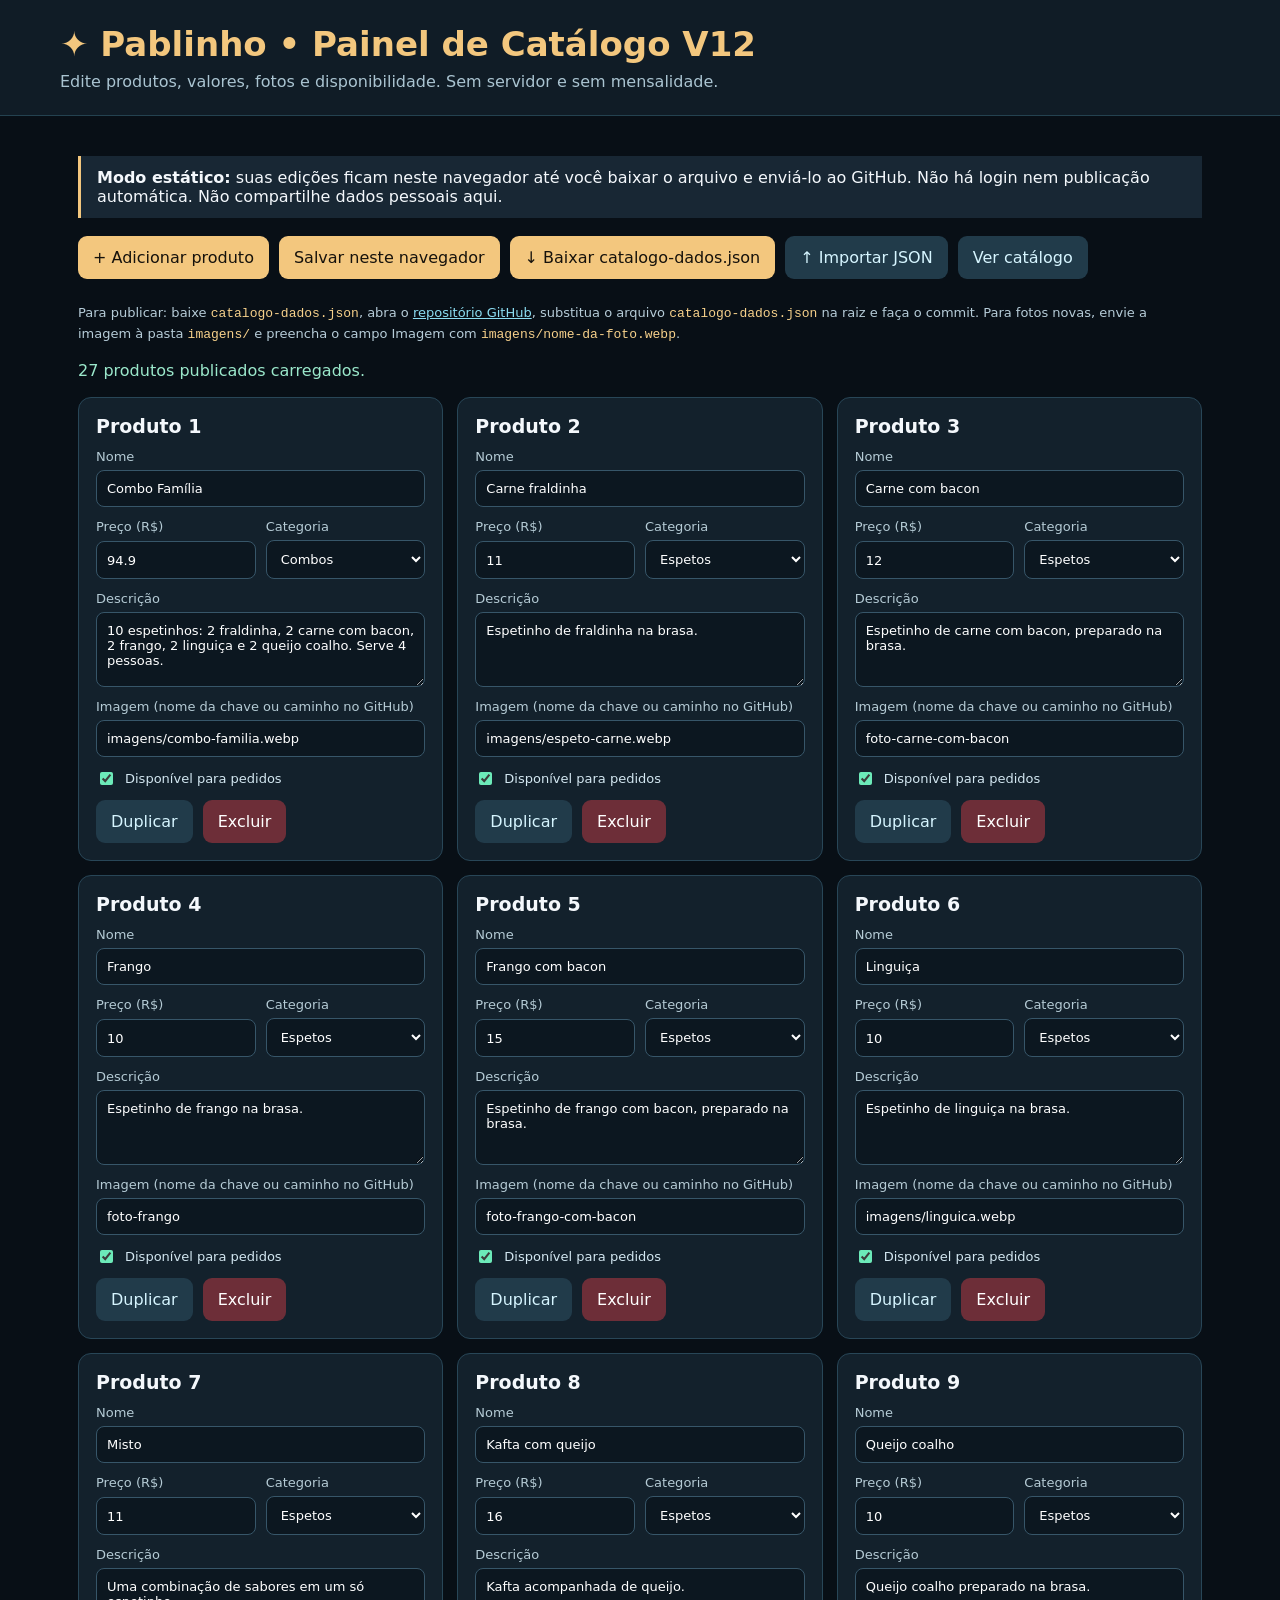
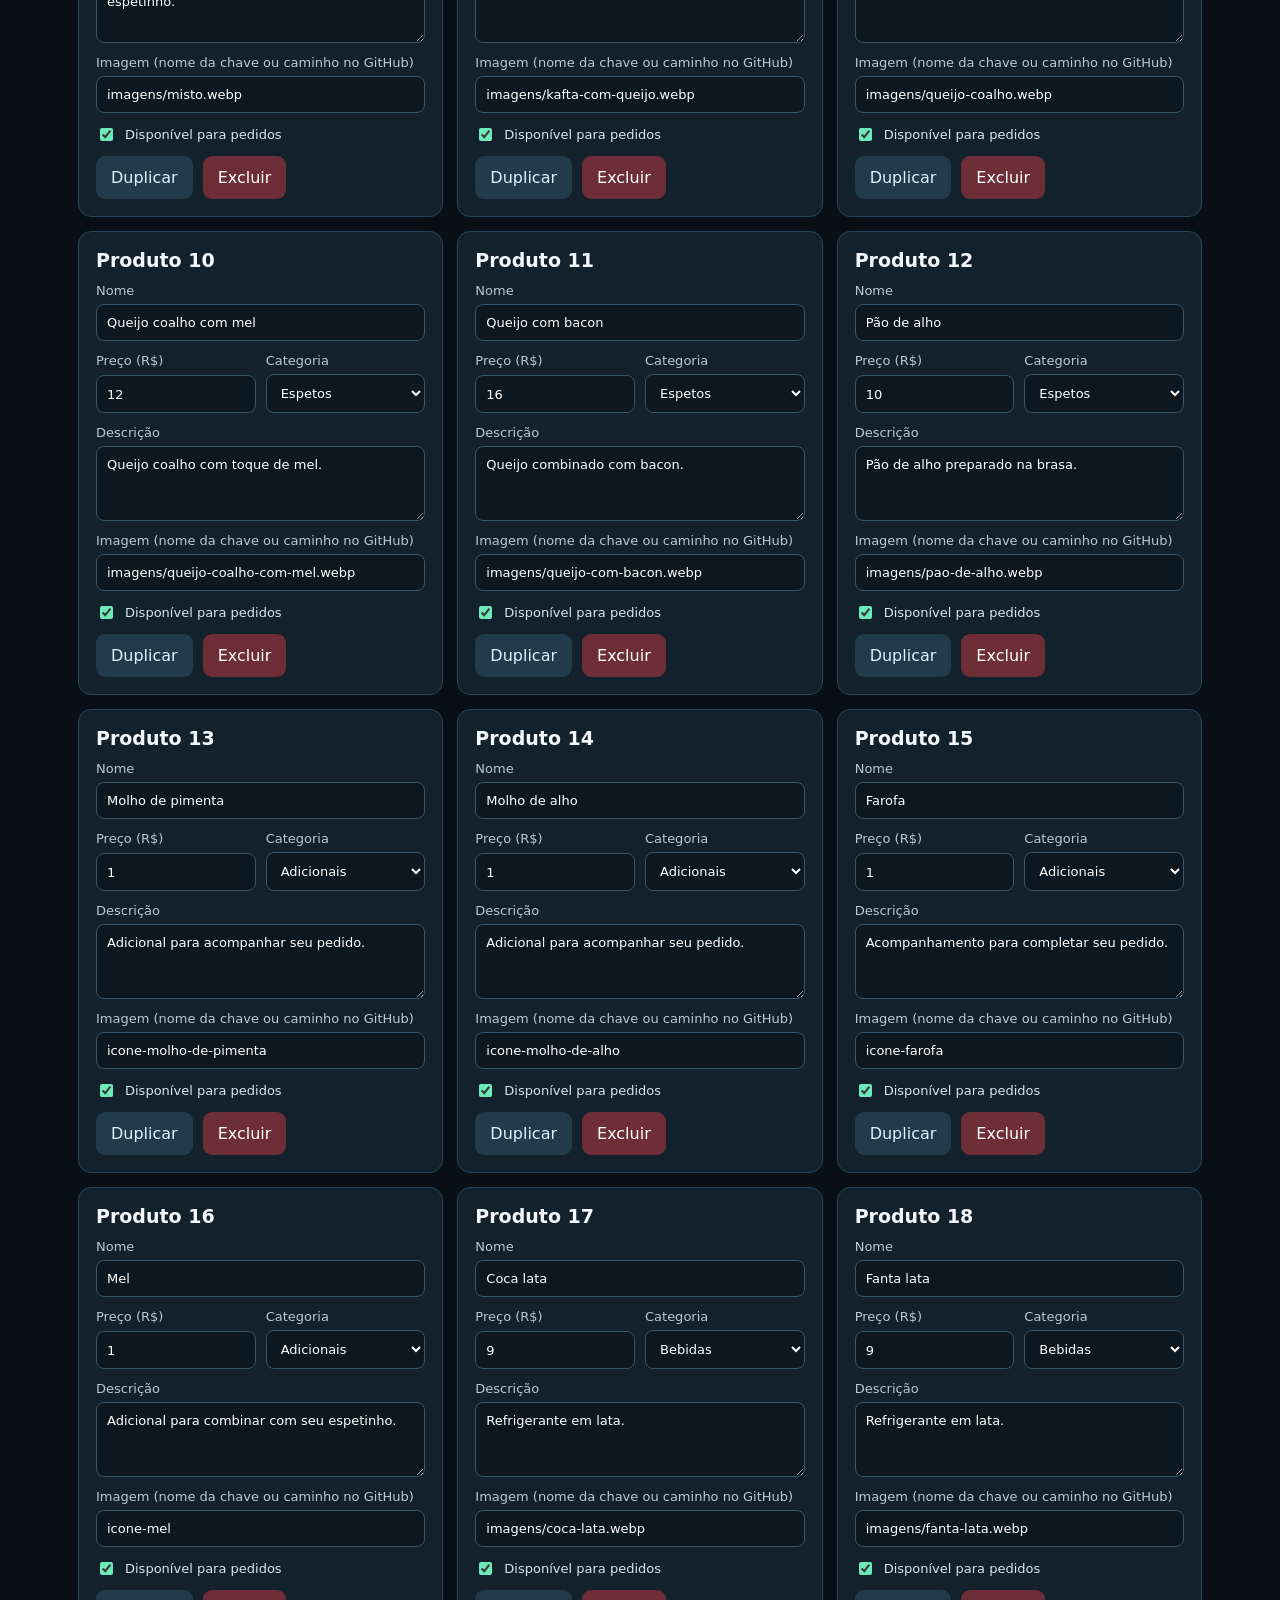
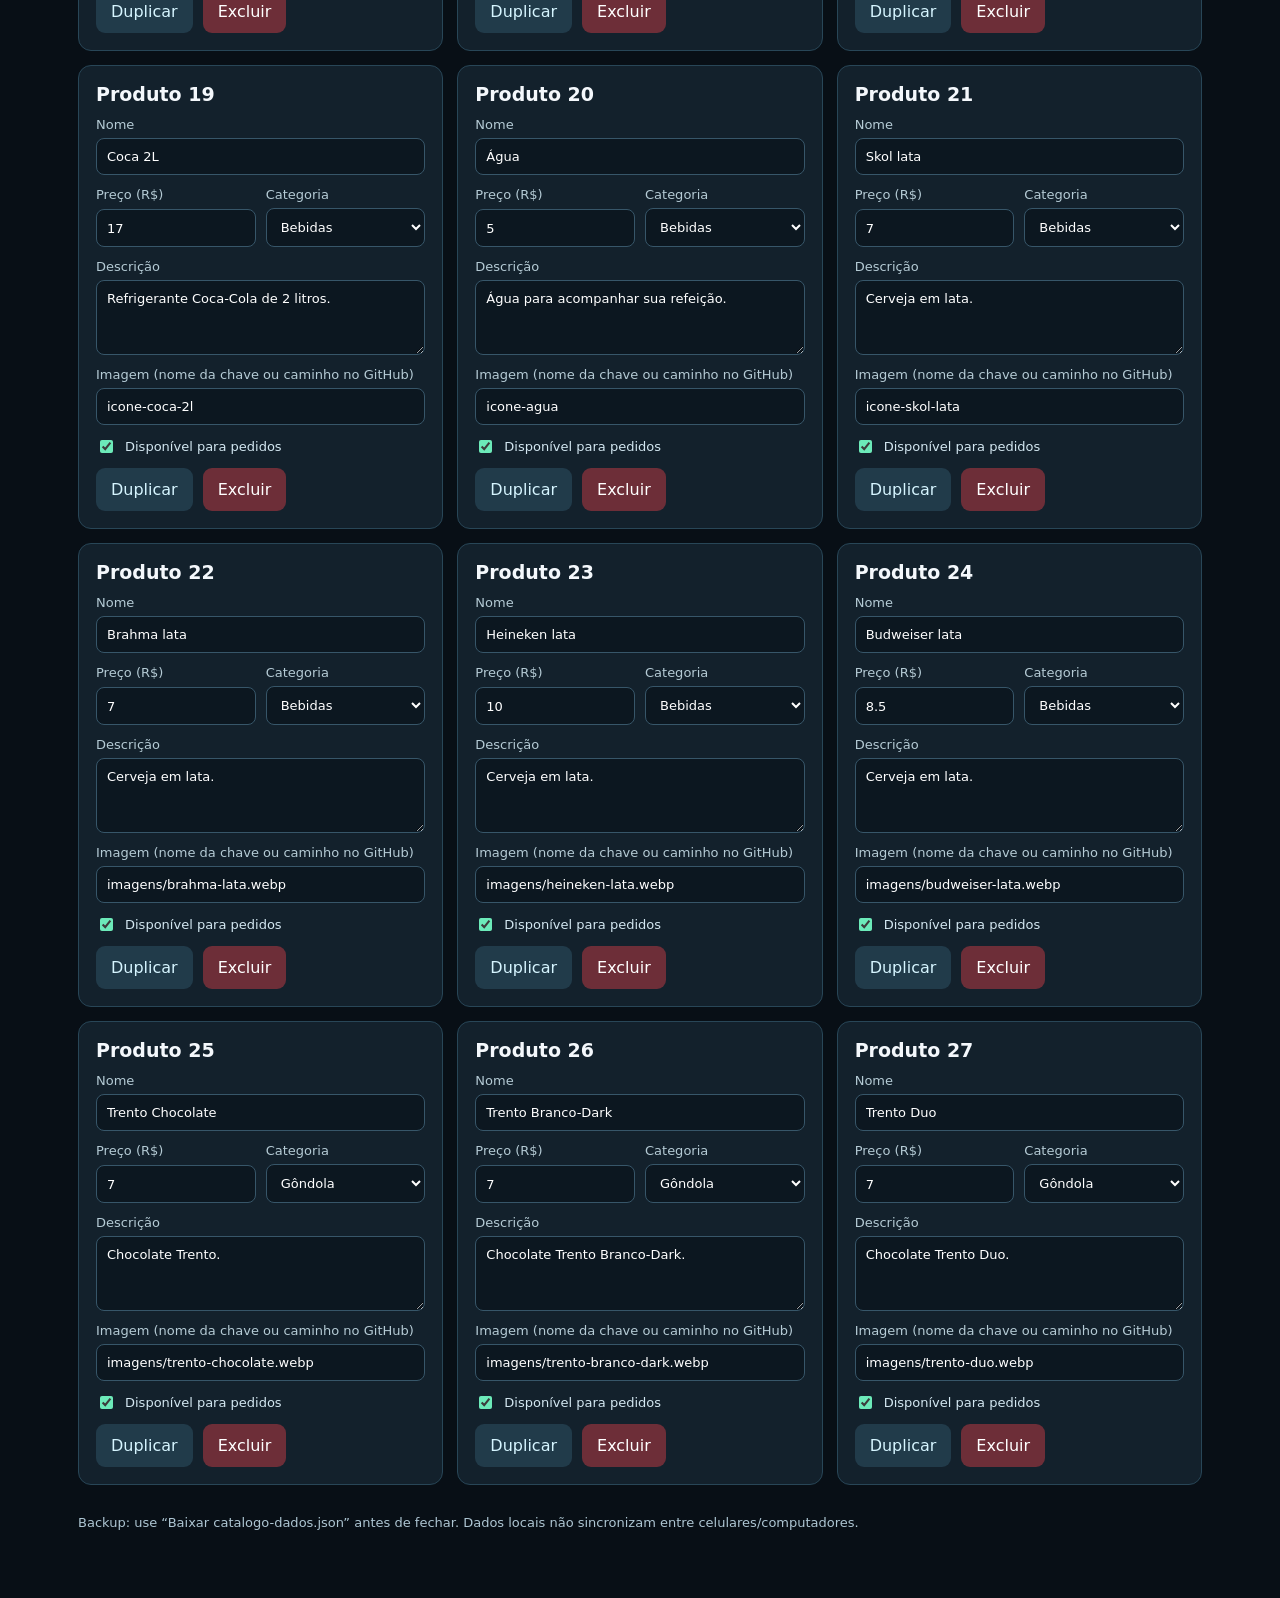
<file: admin/index.html>
<!doctype html><html lang="pt-BR"><head><meta charset="utf-8"><meta name="viewport" content="width=device-width,initial-scale=1"><meta name="robots" content="noindex,nofollow"><title>Painel de edição • Pablinho V12</title><style>
:root{color-scheme:dark;font-family:system-ui,Arial,sans-serif}*{box-sizing:border-box}body{margin:0;background:#080f16;color:#f4f8fc}header{padding:24px max(18px,calc((100vw - 1160px)/2));border-bottom:1px solid #244250;background:#101c26}h1{margin:0;color:#f3c77e;font-size:clamp(23px,4vw,34px)}header p{color:#aac4d1;margin:8px 0 0}main{max-width:1160px;margin:0 auto;padding:22px 18px 70px}.actions{display:flex;flex-wrap:wrap;gap:10px;margin:18px 0 24px}button,.button{background:#f3c77e;color:#16120c;border:0;border-radius:9px;padding:12px 15px;font-weight:750;cursor:pointer;font:inherit;text-decoration:none;display:inline-flex;align-items:center;justify-content:center}.secondary{background:#213b4a;color:#d6f5ff}.danger{background:#6d2e38;color:#fff}input,select,textarea{background:#0c1720;color:#fff;border:1px solid #375669;border-radius:8px;padding:10px;width:100%;font:inherit}label{display:grid;gap:6px;font-size:13px;color:#b5cbd5}textarea{min-height:75px;resize:vertical}.cards{display:grid;grid-template-columns:repeat(auto-fill,minmax(min(100%,320px),1fr));gap:14px}.card{padding:17px;border:1px solid #284657;border-radius:13px;background:#13212c;display:grid;gap:12px}.card h2{margin:0;font-size:19px}.two{display:grid;grid-template-columns:1fr 1fr;gap:10px}.stock{display:flex;align-items:center;gap:9px;color:#d3e7f1}.stock input{width:auto;accent-color:#6ceab9}.hint{font-size:13px;color:#b6ccd8;line-height:1.55}.notice{border-left:3px solid #f3c77e;padding:12px 16px;background:#182734;margin:18px 0}.preview{width:100%;height:150px;object-fit:cover;background:#0b141b;border-radius:8px}.status{color:#9be8cb;min-height:20px}.card .actions{margin:0}.file{display:none}a{color:#8cdef3}code{color:#f7d18b}footer{margin-top:30px;color:#aec6d3;font-size:13px}
</style></head><body><header><h1>✦ Pablinho • Painel de Catálogo V12</h1><p>Edite produtos, valores, fotos e disponibilidade. Sem servidor e sem mensalidade.</p></header><main><div class="notice"><strong>Modo estático:</strong> suas edições ficam neste navegador até você baixar o arquivo e enviá-lo ao GitHub. Não há login nem publicação automática. Não compartilhe dados pessoais aqui.</div><div class="actions"><button id="add" disabled>+ Adicionar produto</button><button id="save" disabled>Salvar neste navegador</button><button id="export" disabled>↓ Baixar catalogo-dados.json</button><label class="button secondary" for="import">↑ Importar JSON</label><input id="import" disabled class="file" type="file" accept=".json,application/json"><a class="button secondary" href="../">Ver catálogo</a></div><p class="hint">Para publicar: baixe <code>catalogo-dados.json</code>, abra o <a href="https://github.com/bertasipedro2-svg/pablinho-site" target="_blank" rel="noopener">repositório GitHub</a>, substitua o arquivo <code>catalogo-dados.json</code> na raiz e faça o commit. Para fotos novas, envie a imagem à pasta <code>imagens/</code> e preencha o campo Imagem com <code>imagens/nome-da-foto.webp</code>.</p><p class="status" id="status" role="status" aria-live="polite"></p><section class="cards" id="cards" aria-label="Produtos"></section><footer>Backup: use “Baixar catalogo-dados.json” antes de fechar. Dados locais não sincronizam entre celulares/computadores.</footer></main>
<script>
(()=>{'use strict';const KEY='pablinho-v12-admin-draft';const $=s=>document.querySelector(s);const cards=$('#cards');let produtos=[];const allowed=['Combos','Espetos','Adicionais','Bebidas','Gôndola'];const safe=t=>String(t??'').replace(/[&<>"']/g,c=>({'&':'&amp;','<':'&lt;','>':'&gt;','"':'&quot;',"'":'&#39;'}[c]));const valid=p=>p&&typeof p.nome==='string'&&typeof p.categoria==='string'&&Number.isFinite(Number(p.preco))&&Number(p.preco)>=0&&typeof p.descricao==='string'&&typeof p.imagem==='string'&&typeof p.disponivel==='boolean';function notify(t){$('#status').textContent=t;}
function normalize(data){if(!data||!Array.isArray(data.produtos)||data.produtos.length>300||!data.produtos.every(valid))throw Error('Arquivo inválido. Verifique produtos e preços.');return data.produtos.map(p=>({nome:String(p.nome).slice(0,120),categoria:String(p.categoria),preco:Number(p.preco),descricao:String(p.descricao).slice(0,800),icone:String(p.icone||'grid'),imagem:String(p.imagem).slice(0,500),disponivel:p.disponivel}));}
function read(){cards.querySelectorAll('.card').forEach(card=>{const p=produtos[Number(card.dataset.index)];if(!p)return;for(const key of ['nome','categoria','descricao','imagem'])p[key]=card.querySelector('[name="'+key+'"]').value.trim();p.preco=card.querySelector('[name="preco"]').valueAsNumber;p.disponivel=card.querySelector('[name="disponivel"]').checked;});}
function render(){cards.replaceChildren();produtos.forEach((p,i)=>{const card=document.createElement('article');card.className='card';card.dataset.index=i;card.innerHTML='<h2>Produto '+(i+1)+'</h2><label>Nome<input name="nome" maxlength="120" required value="'+safe(p.nome)+'"></label><div class="two"><label>Preço (R$)<input name="preco" type="number" min="0" step="0.01" required value="'+p.preco+'"></label><label>Categoria<select name="categoria">'+[...new Set([...allowed,p.categoria])].map(c=>'<option value="'+safe(c)+'"'+(c===p.categoria?' selected':'')+'>'+safe(c)+'</option>').join('')+'</select></label></div><label>Descrição<textarea name="descricao" maxlength="800">'+safe(p.descricao)+'</textarea></label><label>Imagem (nome da chave ou caminho no GitHub)<input name="imagem" value="'+safe(p.imagem)+'"></label><label class="stock"><input name="disponivel" type="checkbox" '+(p.disponivel?'checked':'')+'> Disponível para pedidos</label><div class="actions"><button class="secondary" data-duplicate="'+i+'">Duplicar</button><button class="danger" data-delete="'+i+'">Excluir</button></div>';cards.append(card);});}
function validate(){read();if(!produtos.every(p=>p.nome&&allowed.includes(p.categoria)&&Number.isFinite(p.preco)&&p.preco>=0&&p.imagem)){notify('Preencha nome, categoria, preço válido e imagem de todos os produtos.');return false;}return true;}
$('#save').onclick=()=>{if(!validate())return;try{localStorage.setItem(KEY,JSON.stringify({versao:1,produtos}));notify('Rascunho salvo neste navegador. Ainda não foi publicado.');}catch(e){notify('Não foi possível salvar neste navegador. Baixe o JSON para guardar.');}};
$('#export').onclick=()=>{if(!validate())return;const blob=new Blob([JSON.stringify({versao:1,produtos},null,2)+'\n'],{type:'application/json'});const url=URL.createObjectURL(blob);const a=document.createElement('a');a.href=url;a.download='catalogo-dados.json';a.click();setTimeout(()=>URL.revokeObjectURL(url),3000);notify('Arquivo baixado. Envie-o ao GitHub para publicar.');};
$('#add').onclick=()=>{read();produtos.push({nome:'Novo produto',categoria:'Espetos',preco:0,descricao:'',icone:'grid',imagem:'topo',disponivel:false});render();cards.lastElementChild?.scrollIntoView({behavior:'smooth'});};
cards.addEventListener('click',e=>{const del=e.target.closest('[data-delete]');const dup=e.target.closest('[data-duplicate]');if(!del&&!dup)return;read();const i=Number((del||dup).dataset[del?'delete':'duplicate']);if(del){if(!confirm('Excluir '+produtos[i].nome+' do arquivo exportado?'))return;produtos.splice(i,1);}else produtos.splice(i+1,0,{...produtos[i],nome:produtos[i].nome+' (cópia)'});render();});
$('#import').onchange=async e=>{const file=e.target.files?.[0];if(!file)return;try{if(file.size>1024*1024)throw Error('Arquivo muito grande.');const data=JSON.parse(await file.text());produtos=normalize(data);render();enableEditing();notify('JSON importado. Revise e exporte para publicar.');}catch(err){notify('Erro na importação: '+err.message);}e.target.value='';};
function enableEditing(){
 for(const selector of ['#add','#save','#export'])$(selector).disabled=false;
}
(async()=>{
 let published=null, draft=null;
 try{
  const res=await fetch('../catalogo-dados.json',{cache:'no-store',signal:AbortSignal.timeout(10000)});
  if(res.ok)published=normalize(await res.json());
 }catch(e){}
 try{
  const saved=localStorage.getItem(KEY);
  if(saved)draft=normalize(JSON.parse(saved));
 }catch(e){}
 $('#import').disabled=false;
 if(draft&&(!published||confirm('Há um rascunho salvo neste navegador. Deseja recuperá-lo?'))){
  produtos=draft;render();enableEditing();notify(produtos.length+' produtos recuperados do rascunho local.');
 }else if(published){
  produtos=published;render();enableEditing();notify(produtos.length+' produtos publicados carregados.');
 }else{
  notify('Não foi possível carregar o catálogo publicado. Importe uma cópia do JSON para continuar.');
 }
})();
})();
</script></body></html>
</file>
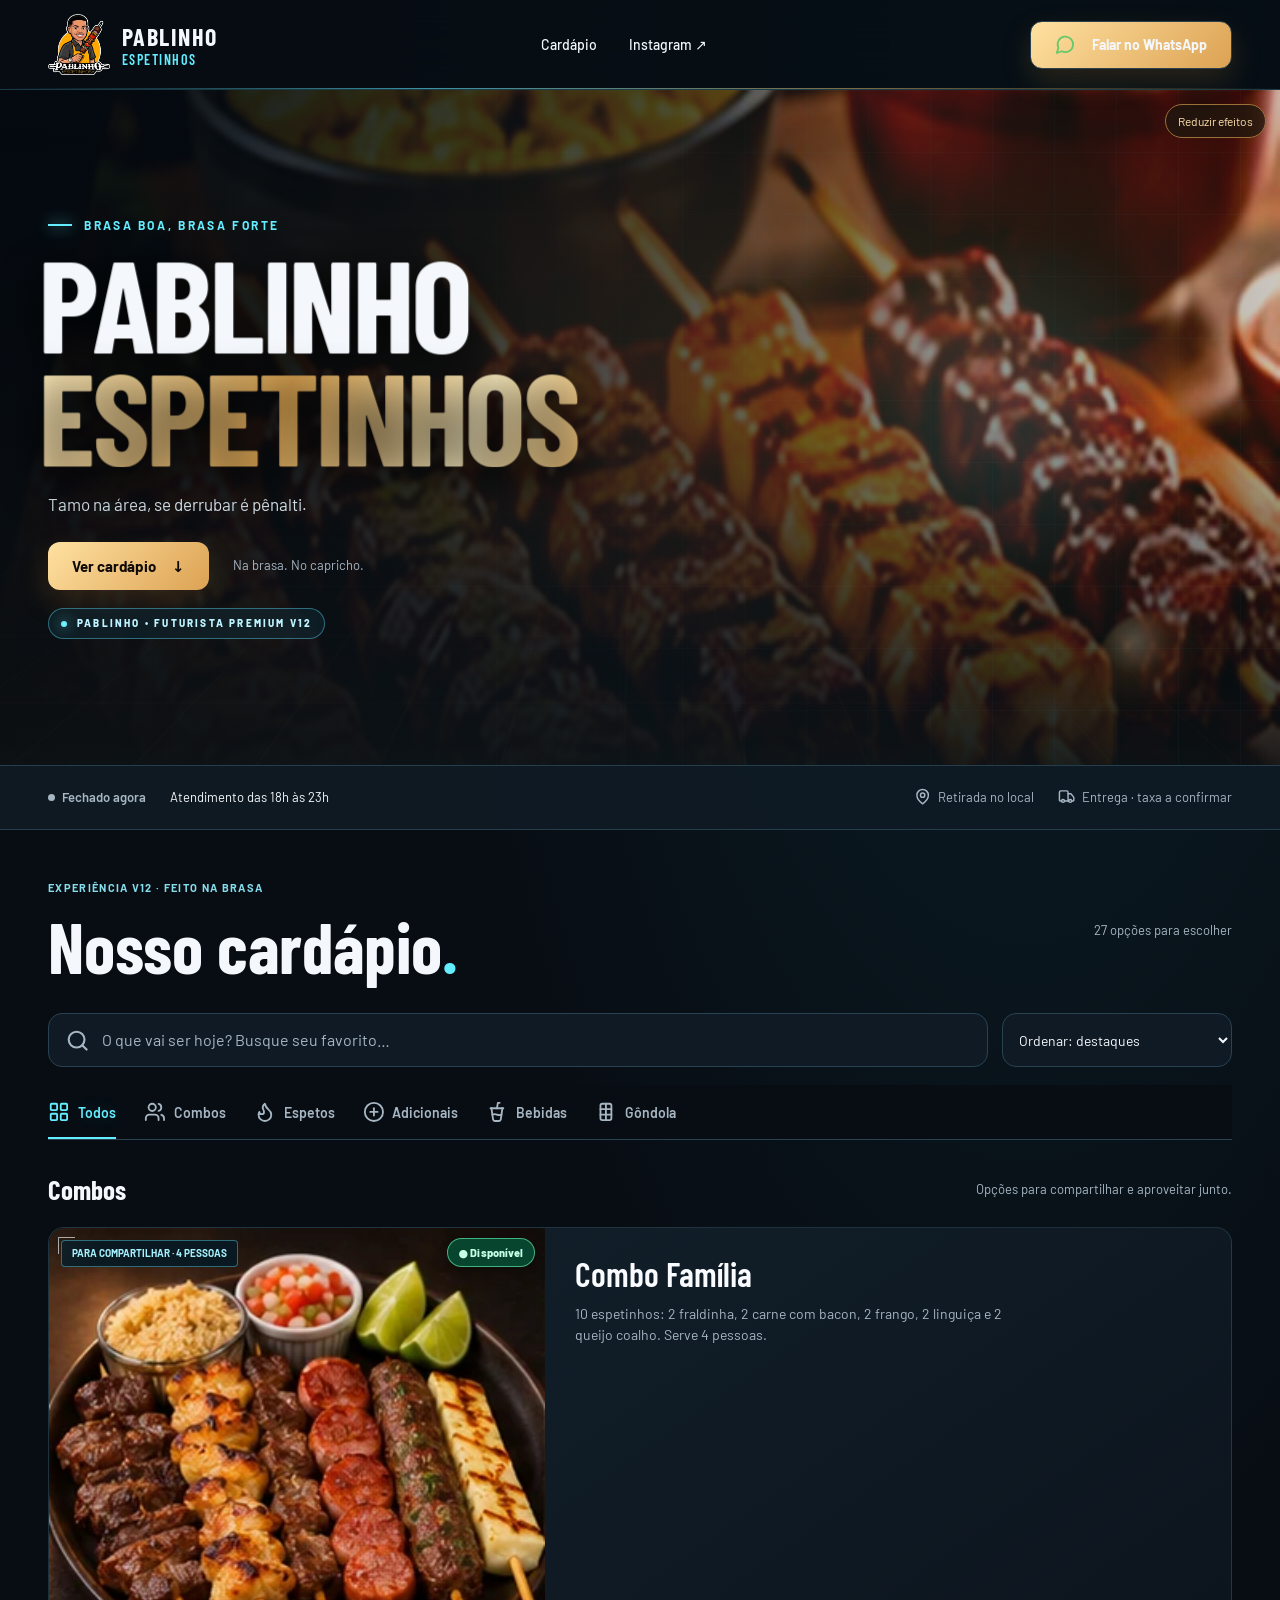
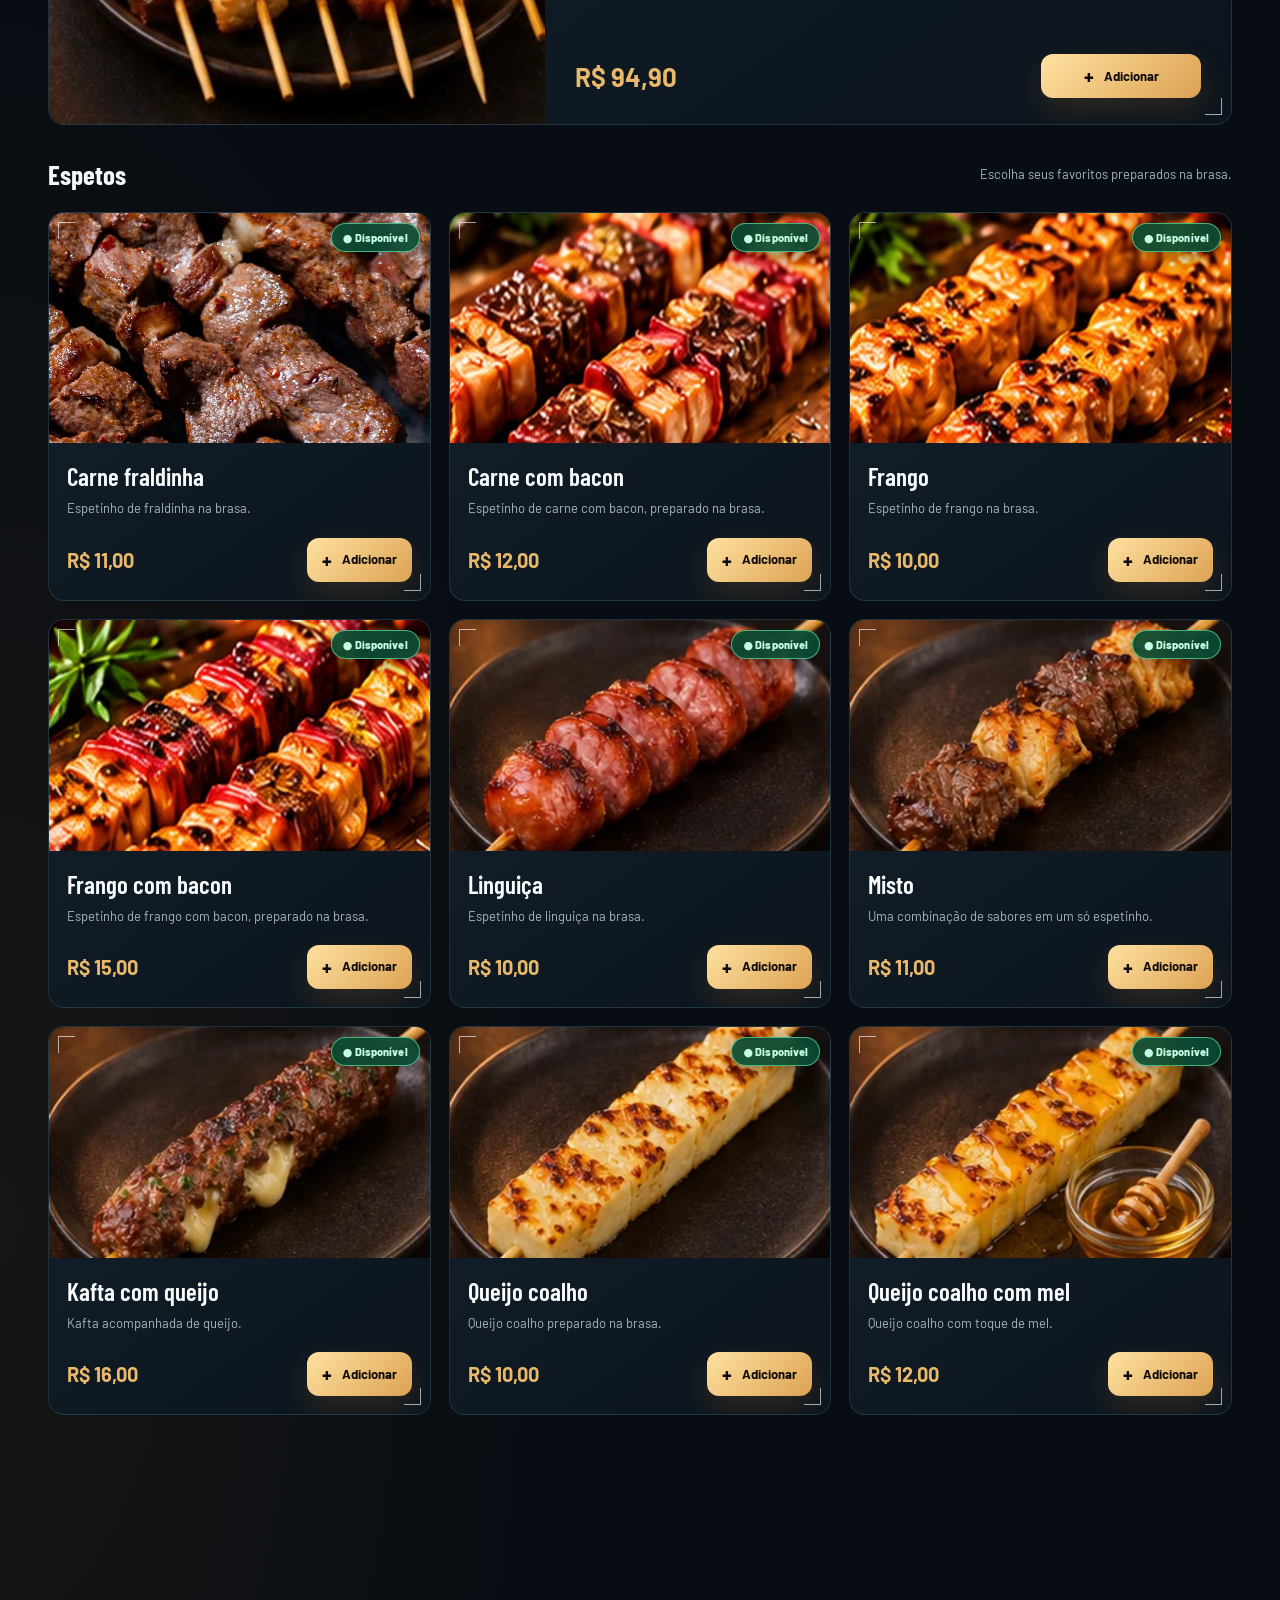
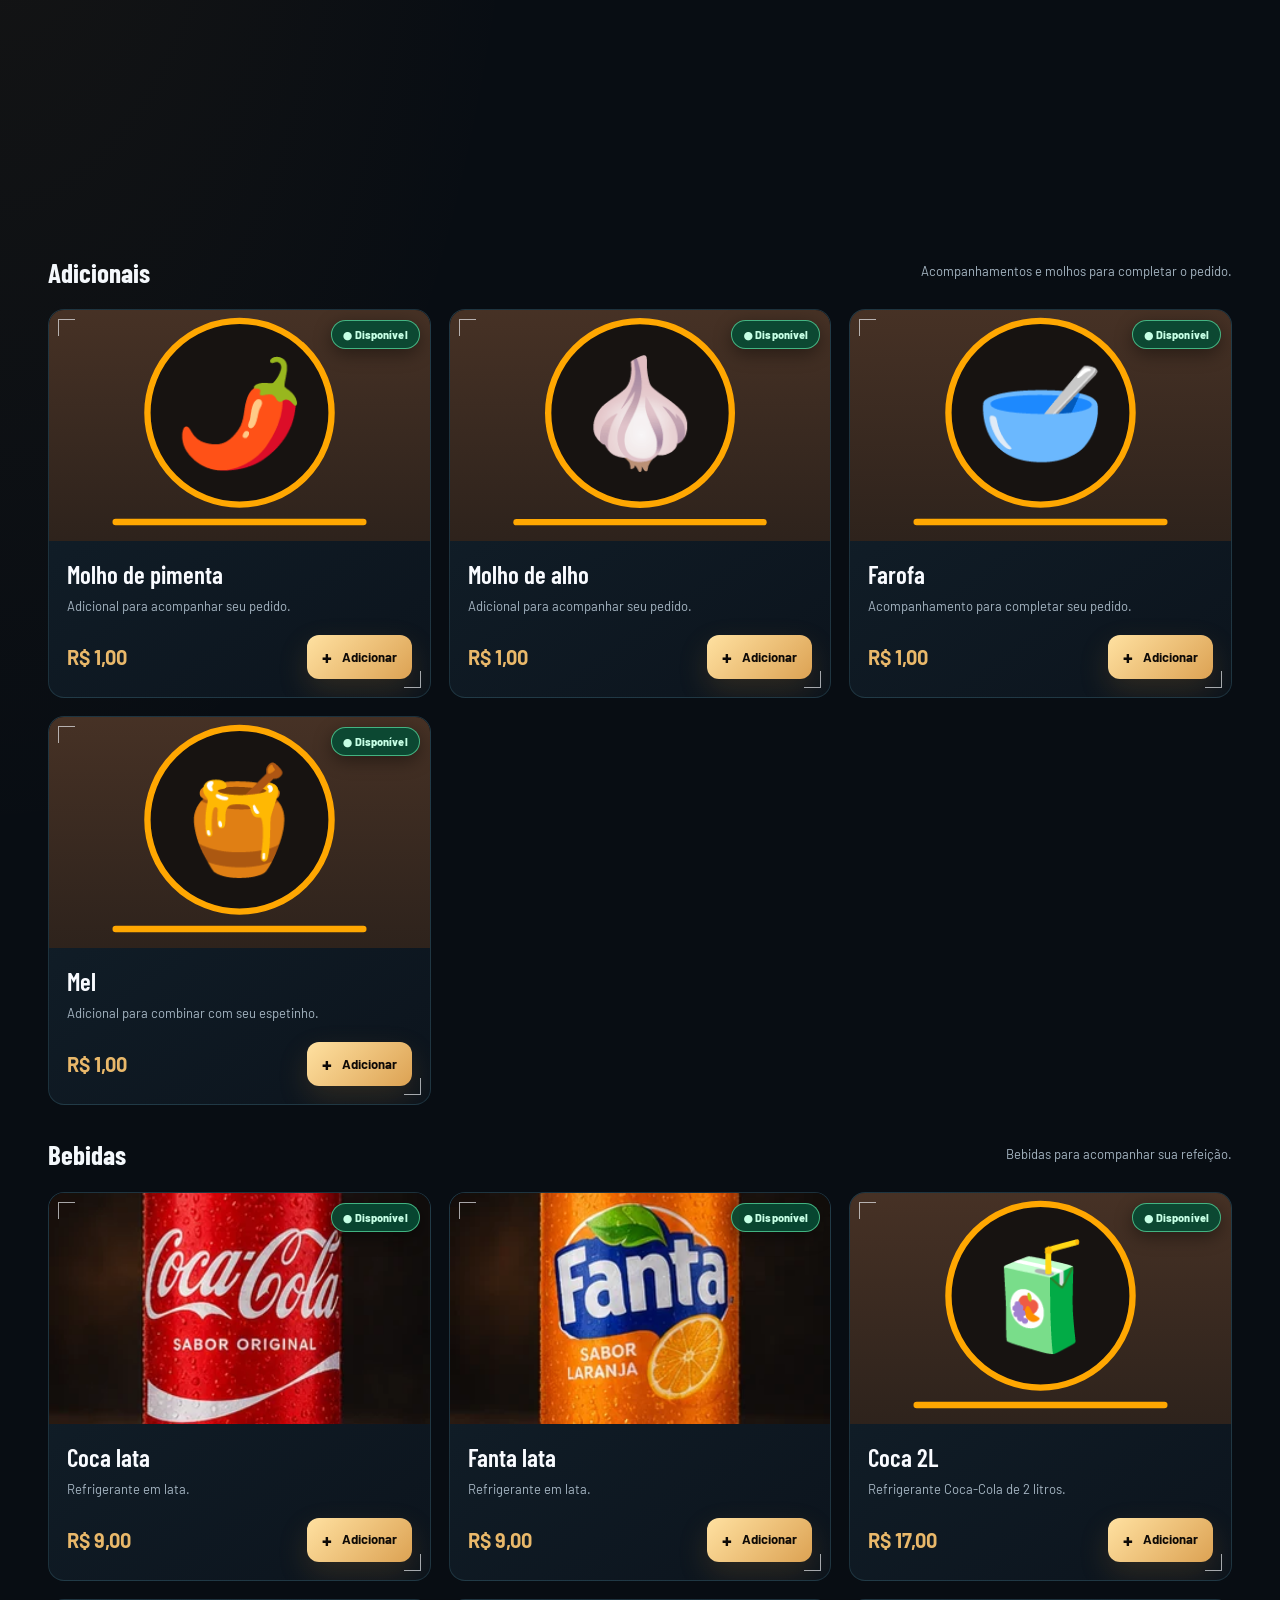
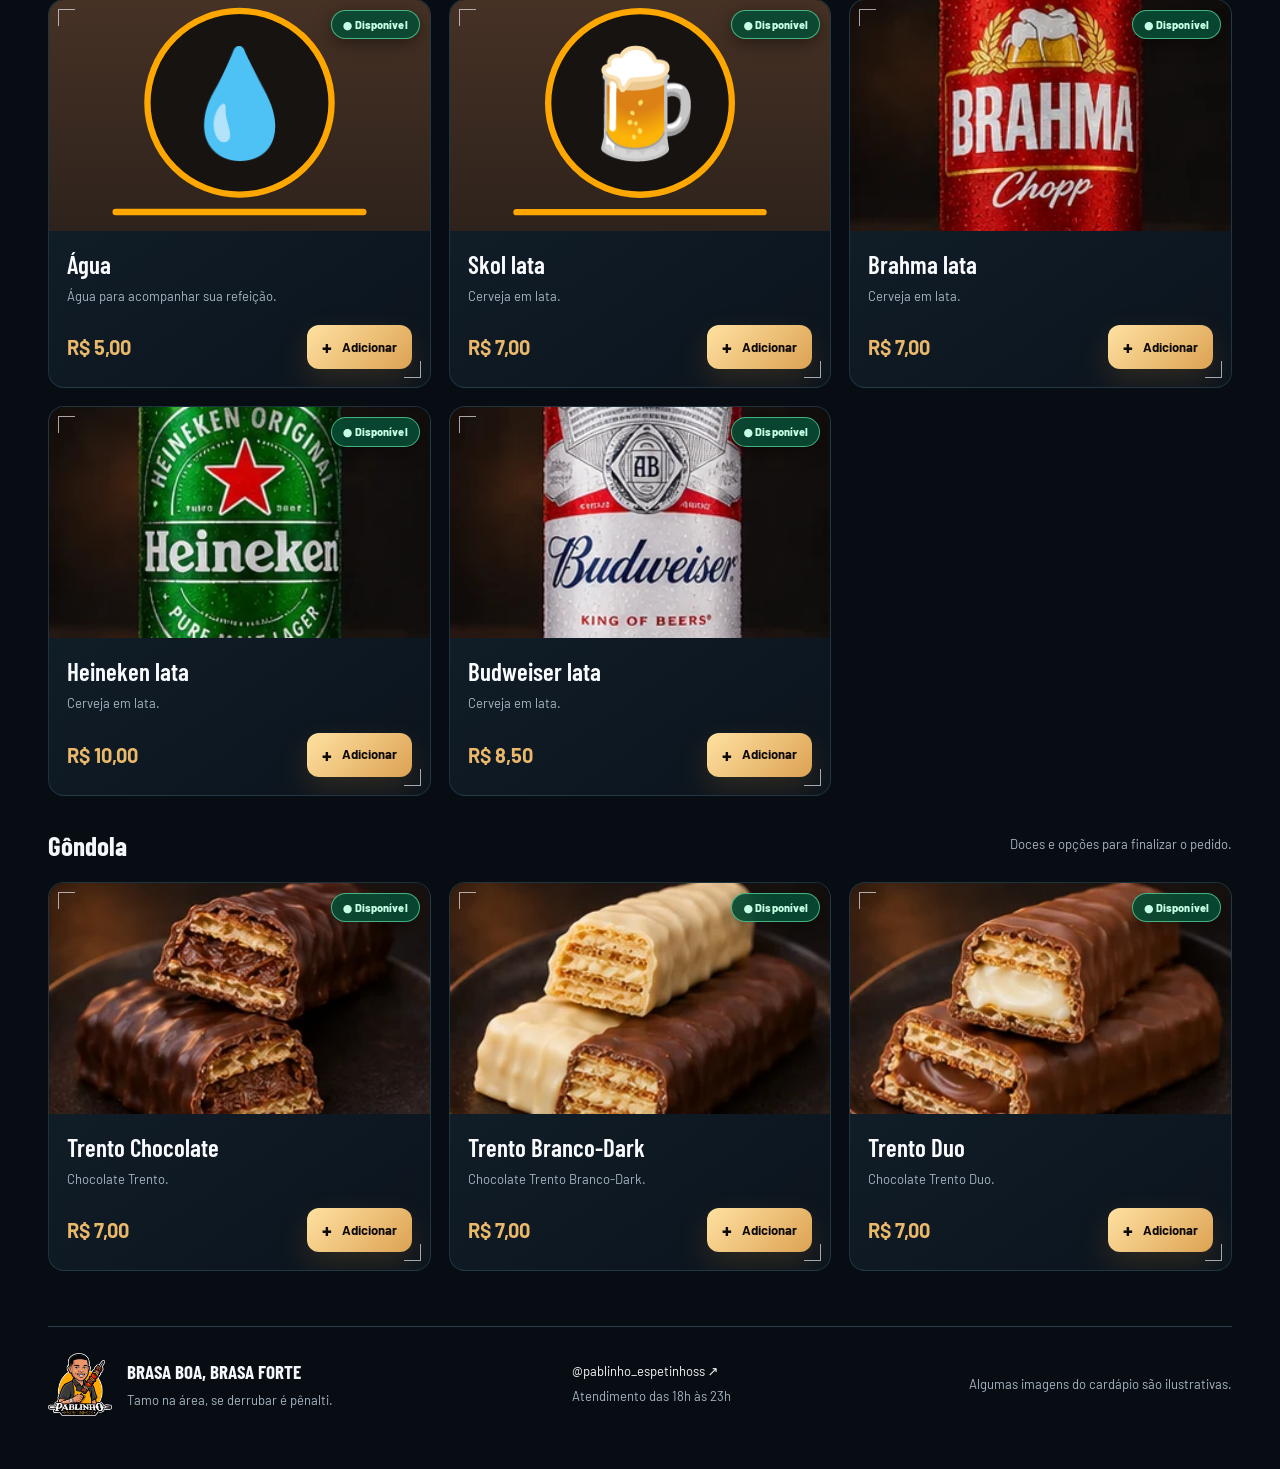
<file: v12/index.html>
<!doctype html>
<html lang="pt-BR"><head>
<meta charset="utf-8"/>
<meta content="width=device-width, initial-scale=1" name="viewport"/>
<title>Pablinho Espetinhos | Futurista Premium V12</title>
<meta content="Cardápio do Pablinho Espetinhos. Monte seu pedido e envie pelo WhatsApp, com retirada ou entrega." name="description"/>
<meta content="#171311" name="theme-color"/>
<meta content="website" property="og:type"/>
<meta content="pt_BR" property="og:locale"/>
<meta content="Pablinho Espetinhos | Cardápio" property="og:title"/>
<meta content="Monte seu pedido e envie pelo WhatsApp." property="og:description"/>
<link href="https://fonts.googleapis.com" rel="preconnect"/>
<link crossorigin="" href="https://fonts.gstatic.com" rel="preconnect"/>
<link href="https://fonts.googleapis.com/css2?family=Barlow+Condensed:wght@600;700&amp;family=Barlow:wght@400;500;600;700&amp;display=swap" rel="stylesheet"/>
<style>/* Identidade e componentes: todos os valores visuais ficam neste sistema. */
:root{color-scheme:dark;--background:oklch(.16 .006 65);--foreground:oklch(.96 .008 80);--panel:oklch(.205 .006 65);--panel-hover:oklch(.245 .009 65);--muted:oklch(.69 .014 75);--primary:oklch(.74 .177 53);--yellow:oklch(.84 .16 80);--primary-foreground:oklch(.15 .01 60);--border:oklch(.30 .009 65);--success:oklch(.75 .16 145);--danger:oklch(.77 .13 30);--overlay:oklch(.10 .005 60/.75);--hero-overlay:linear-gradient(90deg,oklch(.10 .005 60/.98),oklch(.10 .005 60/.82) 35%,oklch(.10 .005 60/.04) 80%);--shadow:0 20px 70px oklch(.05 0 0/.35);--font:'Barlow',system-ui,sans-serif;--display:'Barlow Condensed','Arial Narrow',sans-serif;--radius:8px}
*{box-sizing:border-box}html{scroll-behavior:smooth;scroll-padding-top:90px}body{margin:0;background:var(--background);color:var(--foreground);font:400 16px/1.5 var(--font);padding-bottom:28px;transition:padding-bottom .25s}body.has-cart{padding-bottom:105px}body.lock{overflow:hidden}button,input,select,textarea{font:inherit}button,a,input,select,textarea{-webkit-tap-highlight-color:transparent}button,a{touch-action:manipulation}a{color:inherit;text-decoration:none}button{cursor:pointer}button:disabled{cursor:not-allowed;opacity:.55}:focus-visible{outline:3px solid var(--yellow);outline-offset:4px}h1,h2,h3,p{margin:0}h1,h2,h3{font-family:var(--display);letter-spacing:0}button[hidden],[hidden]{display:none!important}.container{width:min(1184px,calc(100% - 64px));margin-inline:auto}.sr-only,.skip:not(:focus){position:absolute;width:1px;height:1px;padding:0;overflow:hidden;clip:rect(0,0,0,0);white-space:nowrap}.skip:focus{position:fixed;top:10px;left:10px;z-index:100;background:var(--primary);color:var(--primary-foreground);padding:12px}
.site-header{background:var(--background);border-bottom:1px solid var(--border)}.header-inner{min-height:89px;display:flex;align-items:center;justify-content:space-between;gap:24px}.brand{display:flex;gap:12px;align-items:center;line-height:1;font:700 24px var(--display)}.brand img{width:62px;height:62px;object-fit:contain}.brand small{display:block;font:600 14px var(--display);color:var(--primary)}.header-inner nav{display:flex;gap:32px;font-size:14px;font-weight:500}.header-inner nav a:hover{color:var(--primary)}.button{border:0;border-radius:var(--radius);min-height:48px;display:inline-flex;align-items:center;justify-content:center;gap:16px;padding:0 24px;background:var(--primary);color:var(--primary-foreground);font-size:15px;font-weight:700;transition:background .2s}.button:hover{background:var(--yellow)}.button.secondary{background:var(--panel);color:var(--foreground);border:1px solid var(--border)}.contact{background:transparent;color:var(--foreground);border:1px solid var(--border);font-size:14px}.contact:hover{background:var(--panel-hover)}.contact .ic{color:var(--success);font-size:18px}
.hero{position:relative;isolation:isolate;height:410px;overflow:hidden}.hero-photo,.hero-shade{position:absolute;inset:0;width:100%;height:100%;object-fit:cover;z-index:-1}.hero-photo{object-position:center 56%}.hero-shade{background:var(--hero-overlay)}.hero-content{height:100%;display:flex;flex-direction:column;justify-content:center;align-items:flex-start}.eyebrow{font-size:11px;font-weight:700;color:var(--primary)}.hero .eyebrow{display:flex;align-items:center;gap:12px;margin-bottom:15px}.short-line{width:24px;height:2px;background:var(--primary)}h1{font-size:78px;line-height:.94;font-weight:700}h1 span{color:var(--primary)}.hero-slogan{font-size:17px;margin-top:20px}.hero-actions{display:flex;align-items:center;gap:24px;margin-top:25px}.hero-caption{font-size:13px;color:var(--muted)}.service-band{background:var(--panel);border-block:1px solid var(--border)}.service-inner{min-height:63px;display:flex;justify-content:space-between;align-items:center;gap:20px;font-size:13px}.service-time,.service-options{display:flex;align-items:center;gap:24px}.status{display:flex;align-items:center;gap:7px;color:var(--success);font-weight:600}.status:before{content:'';width:7px;height:7px;display:inline-block;background:currentColor;border-radius:100%}.status.closed{color:var(--muted)}.service-options{color:var(--muted)}
.catalog{padding-top:44px}.catalog-heading{display:flex;align-items:center;justify-content:space-between;margin-bottom:25px}.catalog-heading h2{font-size:43px;line-height:1.2;margin-top:6px}.heading-dot{color:var(--primary)}.catalog-count{font-size:13px;color:var(--muted)}.toolbar{display:flex;gap:14px;align-items:stretch}.search{display:flex;align-items:center;gap:12px;background:var(--panel);border:1px solid var(--border);border-radius:var(--radius);padding:0 16px;flex:1;min-width:0}.search>.ic{font-size:22px;color:var(--muted)}.search input{border:0;background:none;padding:14px 0;width:100%;min-width:0;color:var(--foreground);outline-offset:2px}.search input::placeholder{color:var(--muted)}.sort{width:230px}.sort select{height:100%;font-size:14px}.categories{display:flex;gap:28px;border-bottom:1px solid var(--border);margin:18px 0 24px;overflow-x:auto;scrollbar-width:none;position:sticky;top:0;background:var(--background);z-index:5}.categories button{flex:none;background:none;color:var(--muted);border:0;border-bottom:2px solid transparent;padding:16px 0 14px;min-height:50px;font-size:14px;font-weight:600;display:flex;align-items:center;gap:8px;white-space:nowrap}.categories button[aria-pressed=true]{color:var(--primary);border-bottom-color:var(--primary)}.categories button:hover{color:var(--foreground)}.category-icon{font-size:19px}.section-heading{display:flex;justify-content:space-between;align-items:center;gap:10px;margin:29px 0 17px}.section-heading h3{font-size:27px}.section-heading p{color:var(--muted);font-size:13px}.product-grid{display:grid;grid-template-columns:repeat(3,minmax(0,1fr));gap:18px}.product{border:1px solid var(--border);border-radius:var(--radius);overflow:hidden;background:var(--panel);display:flex;flex-direction:column;transition:border-color .2s}.product:hover{border-color:var(--muted)}.product.unavailable{opacity:.65}.product-image{position:relative;aspect-ratio:1.65;overflow:hidden;background:var(--background)}.product-image img{width:100%;height:100%;object-fit:cover;display:block}.product-badge{position:absolute;top:12px;left:12px;padding:5px 10px;border-radius:4px;background:var(--yellow);color:var(--primary-foreground);font-size:10px;font-weight:700}.product-content{padding:18px;display:flex;flex-direction:column;flex:1}.product h4{font:600 25px/1.2 var(--display);margin:0 0 8px}.description{font-size:13px;line-height:1.5;color:var(--muted);flex:1}.product-bottom{display:flex;align-items:center;justify-content:space-between;gap:8px;margin-top:19px;min-height:44px}.price{font-size:20px;font-weight:700;color:var(--primary);white-space:nowrap}.add{min-height:44px;padding:0 15px;font-size:13px;gap:10px}.add span{font-size:20px}.step{display:flex;align-items:center;justify-content:space-between;gap:6px;border:1px solid var(--border);border-radius:var(--radius);height:44px;min-width:117px;background:var(--background)}.step button{width:40px;height:42px;border:0;background:none;color:var(--primary);font-size:22px;border-radius:var(--radius)}.step button:hover{background:var(--panel-hover)}.step output{min-width:19px;text-align:center;font-weight:600}.off{font-size:12px;color:var(--muted)}#empty{padding:65px 0;text-align:center}#empty>.ic{width:50px;height:50px;color:var(--primary)}#empty h3{font-size:30px}#empty p{color:var(--muted);margin:10px 0 20px}
footer{margin-top:55px!important;border-top:1px solid var(--border);padding:25px 0;display:flex;align-items:center;justify-content:space-between;gap:20px;font-size:13px;color:var(--muted)}.footer-brand{display:flex;align-items:center;gap:15px}.footer-brand img{object-fit:contain}.footer-brand strong{color:var(--foreground);font-family:var(--display);font-size:19px}.footer-brand p{margin-top:4px}footer>div:last-child{text-align:right}footer a{color:var(--foreground)}footer p{margin-top:5px}.cart-bar{position:fixed;bottom:0;left:0;right:0;padding:13px 0 calc(13px + env(safe-area-inset-bottom));background:var(--background);border-top:1px solid var(--border);z-index:15}.cart-button{margin-inline:auto;width:min(570px,100%);min-height:55px;display:flex;align-items:center;gap:15px;border:0;border-radius:var(--radius);padding:0 21px;background:var(--primary);color:var(--primary-foreground);font:600 16px var(--font)}.cart-button:hover{background:var(--yellow)}.cart-icon{font-size:23px}.cart-label{display:flex;align-items:center;gap:11px}.cart-label span{min-width:25px;height:25px;display:grid;place-items:center;border-radius:4px;background:var(--primary-foreground);color:var(--yellow);font-size:12px}.cart-total{margin-left:auto;font-weight:700}
dialog{position:fixed;inset:0 0 0 auto;margin:0;width:min(580px,100%);max-width:100%;height:100dvh;max-height:100dvh;background:var(--background);color:var(--foreground);border:0;border-left:1px solid var(--border);padding:25px 28px calc(35px + env(safe-area-inset-bottom));overflow:auto;box-shadow:var(--shadow)}dialog::backdrop{background:var(--overlay)}.sheet-header{display:flex;align-items:center;justify-content:space-between;padding-bottom:10px}.sheet-header h2{font-size:36px}.icon-button{width:44px;height:44px;display:grid;place-items:center;border:1px solid var(--border);border-radius:var(--radius);background:var(--panel);color:var(--foreground);font-size:25px;flex:none}.muted{color:var(--muted);font-weight:400;font-size:13px}.cart-list-top{display:flex;justify-content:space-between;align-items:center;margin-top:26px}.cart-list-top h3{font-size:24px}.text-button{border:0;background:none;color:var(--primary);font-size:13px;padding:12px 0;min-height:44px}.cart-row{display:grid;grid-template-columns:54px 1fr auto;gap:12px;align-items:center;padding:15px 0;border-bottom:1px solid var(--border)}.cart-row img{width:54px;height:54px;object-fit:cover;border-radius:4px}.cart-row h4{font-size:14px;margin:0 0 5px}.cart-row p{font-size:12px;color:var(--muted)}.cart-row .step{min-width:105px}.cart-row .step button{width:32px}.row-tools{display:flex;align-items:center;gap:6px}.remove{width:30px;min-height:44px;background:none;border:0;color:var(--muted);font-size:21px}.continue{margin-top:7px}.form-title{font-size:26px;margin:18px 0 0}.form-grid{display:grid;grid-template-columns:1fr 1fr;gap:0 14px}.wide{grid-column:1/-1}form label{display:block;font-weight:500;font-size:14px;margin:16px 0 0}input:not([type=radio]):not([type=checkbox]),select,textarea{width:100%;background:var(--panel);border:1px solid var(--border);border-radius:var(--radius);color:var(--foreground);padding:12px;min-height:47px}form label input,form label select,form label textarea{margin-top:6px}textarea{resize:vertical;min-height:90px}fieldset{border:0;padding:0;margin:23px 0 0}legend{font-weight:500;font-size:14px}.radios{display:flex;gap:12px;margin-top:8px}.radios label{display:flex;align-items:center;gap:9px;border:1px solid var(--border);border-radius:var(--radius);background:var(--panel);padding:13px;flex:1;margin:0}.radios label:has(input:checked){border-color:var(--primary);color:var(--primary)}input[type=radio],input[type=checkbox]{accent-color:var(--primary);width:18px;height:18px;margin:0}.check-label{display:flex;gap:10px;align-items:center;min-height:44px}.delivery-note{font-size:12px;color:var(--yellow);margin-top:10px}.totals{border-top:1px solid var(--border);padding-top:17px;margin-top:24px}.totals div{display:flex;align-items:center;justify-content:space-between;gap:16px;margin:7px 0;font-size:14px}.totals div:last-child{font-size:21px;font-weight:700;padding-top:12px}.totals .fee{color:var(--muted);font-size:12px}.error{color:var(--danger);font-size:14px;margin-top:10px}.error:empty{display:none}.send{width:100%;margin-top:16px;min-height:52px}.checkout-note{font-size:12px;color:var(--muted);text-align:center;margin:12px 0 0}input[aria-invalid=true]{border-color:var(--danger)}
@media(min-width:1000px){.product-grid.combo-grid{grid-template-columns:1fr}.combo-grid .product{display:grid;grid-template-columns:42% 1fr;min-height:240px}.combo-grid .product-image{aspect-ratio:auto}.combo-grid .product-content{padding:26px 30px}.combo-grid .product h4{font-size:34px}.combo-grid .description{max-width:440px;font-size:14px}.combo-grid .product-bottom{margin-top:25px}.combo-grid .price{font-size:26px}.combo-grid .add{min-width:160px}}
@media(max-width:800px){.container{width:calc(100% - 40px)}.header-inner nav{display:none}.product-grid{grid-template-columns:repeat(2,minmax(0,1fr))}.service-inner{gap:10px}.service-options{gap:12px}.service-options span:first-child{display:none}.hero{height:360px}h1{font-size:67px}.categories{gap:24px}.hero-caption{display:none}}
@media(max-width:520px){.container{width:calc(100% - 32px)}.header-inner{min-height:76px;gap:8px}.brand{gap:8px;font-size:21px}.brand img{width:49px;height:49px}.brand small{font-size:12px}.contact{padding:0 11px;min-height:42px;font-size:11px;gap:6px}.hero{height:290px}.hero-photo{object-position:65% center}.hero-shade{background:linear-gradient(90deg,oklch(.10 .005 60/.95),oklch(.10 .005 60/.67) 50%,oklch(.10 .005 60/.25))}h1{font-size:57px}.hero .eyebrow{font-size:10px;margin-bottom:17px}.hero-slogan{font-size:14px;margin-top:18px;max-width:280px}.hero-actions{margin-top:22px}.hero-actions .button{min-height:45px;padding-inline:20px;font-size:13px}.service-inner{min-height:73px;align-items:flex-start;justify-content:center;flex-direction:column;gap:5px;padding-block:12px;font-size:11px}.service-time{gap:13px}.service-options{gap:18px}.service-options span:first-child{display:inline}.catalog{padding-top:23px}.catalog-heading{margin-bottom:18px}.catalog-heading h2{font-size:35px}.catalog-heading .eyebrow{font-size:9px}.catalog-count{display:none}.toolbar{flex-wrap:wrap;gap:10px}.search{flex-basis:100%;height:49px}.search input{font-size:13px}.sort{width:100%;display:flex;justify-content:flex-end}.sort select{width:auto;border:0;background:transparent;padding:4px 0;min-height:35px;font-size:12px}.categories{margin-top:5px;margin-bottom:17px;gap:23px}.categories button{font-size:12px;gap:6px;min-height:48px;padding-block:11px}.category-icon{font-size:16px}.section-heading{margin:22px 0 13px;align-items:flex-start;flex-direction:column;gap:3px}.section-heading h3{font-size:25px}.section-heading p{font-size:12px}.product-grid{grid-template-columns:1fr;gap:13px}.product{display:grid;grid-template-columns:112px minmax(0,1fr);min-height:153px}.product-image{aspect-ratio:auto;height:100%}.product-content{padding:13px}.product h4{font-size:22px;margin-bottom:6px}.description{font-size:12px}.product-bottom{margin-top:12px;min-height:44px;gap:5px}.price{font-size:17px}.add{padding-inline:10px;font-size:12px;gap:5px}.product-badge{left:6px;top:6px;font-size:8px;padding:4px 6px}.combo-grid .product{display:flex}.combo-grid .product-image{aspect-ratio:2;height:auto}.combo-grid .product-content{padding:17px}.combo-grid .product h4{font-size:27px}.combo-grid .description{font-size:13px}.combo-grid .price{font-size:22px}.combo-grid .add{padding-inline:18px}.combo-grid .product-badge{left:12px;top:12px;font-size:10px}.step{min-width:100px;gap:0}.step button{width:32px}.cart-bar{padding-top:10px;padding-bottom:calc(10px + env(safe-area-inset-bottom))}.cart-button{padding:0 15px;gap:10px;font-size:14px;min-height:54px}.cart-label{gap:8px}.cart-total{font-size:15px}footer{margin-top:30px!important;flex-direction:column;align-items:flex-start;padding:22px 0;gap:18px}footer>div:last-child{text-align:left}dialog{padding:20px 16px calc(30px + env(safe-area-inset-bottom))}.form-grid{grid-template-columns:1fr}.wide{grid-column:auto}.cart-row{grid-template-columns:45px 1fr;gap:10px}.cart-row img{width:45px;height:45px;grid-row:1/3}.row-tools{grid-column:2;justify-content:flex-start}.cart-row .step{width:110px}.totals div:last-child{font-size:19px}}
/* Acabamento: ícones, busca, barra do pedido, sugestões. */
.ic{width:1.15em;height:1.15em;flex:none;fill:none;stroke:currentColor;stroke-width:2;stroke-linecap:round;stroke-linejoin:round;vertical-align:-.2em}
.search input:not([type=radio]):not([type=checkbox]){border:0;background:none;border-radius:0;padding:14px 0;min-height:0}
.service-options .ic{margin-right:7px;font-size:15px}
.cart-bar{transform:translateY(100%);visibility:hidden;transition:transform .25s ease,visibility 0s linear .25s}.cart-bar.show{transform:none;visibility:visible;transition:transform .25s ease}
.suggest{margin-top:22px}.suggest h3{font-size:22px}.chips{display:flex;flex-wrap:wrap;gap:8px;margin-top:12px}.chip{min-height:44px;display:inline-flex;align-items:center;gap:8px;padding:0 14px;border:1px solid var(--border);border-radius:var(--radius);background:var(--panel);color:var(--foreground);font-size:13px;font-weight:600}.chip:hover{background:var(--panel-hover);border-color:var(--primary)}.chip span{color:var(--primary);font-size:18px;line-height:1}.chip b{color:var(--primary)}
.closed-note{font-size:13px;color:var(--yellow);margin:14px 0 0}
.noscript{padding:30px 0;color:var(--muted)}.noscript a{color:var(--primary);text-decoration:underline}
@media(prefers-reduced-motion:reduce){html{scroll-behavior:auto}*,*:before,*:after{transition:none!important;animation:none!important}}
</style>



<link rel="stylesheet" href="../imperial-v4-2.css">
<link rel="stylesheet" href="../imperial-v4-3.css">
<link rel="stylesheet" href="./imperial-v12.css">
<meta name="pablinho-brasa-origin" content="">
</head>
<body>
<svg width="0" height="0" style="position:absolute" aria-hidden="true" focusable="false"><defs>
<symbol id="i-search" viewBox="0 0 24 24"><circle cx="11" cy="11" r="7.5"/><path d="m20.5 20.5-4.2-4.2"/></symbol>
<symbol id="i-chat" viewBox="0 0 24 24"><path d="M7.9 20A9 9 0 1 0 4 16.1L2 22Z"/></symbol>
<symbol id="i-bag" viewBox="0 0 24 24"><path d="M6 2 3 6v14a2 2 0 0 0 2 2h14a2 2 0 0 0 2-2V6l-3-4Z"/><path d="M3 6h18"/><path d="M16 10a4 4 0 0 1-8 0"/></symbol>
<symbol id="i-grid" viewBox="0 0 24 24"><rect x="3" y="3" width="7" height="7" rx="1"/><rect x="14" y="3" width="7" height="7" rx="1"/><rect x="14" y="14" width="7" height="7" rx="1"/><rect x="3" y="14" width="7" height="7" rx="1"/></symbol>
<symbol id="i-users" viewBox="0 0 24 24"><path d="M16 21v-2a4 4 0 0 0-4-4H6a4 4 0 0 0-4 4v2"/><circle cx="9" cy="7" r="4"/><path d="M22 21v-2a4 4 0 0 0-3-3.87"/><path d="M16 3.13a4 4 0 0 1 0 7.75"/></symbol>
<symbol id="i-flame" viewBox="0 0 24 24"><path d="M8.5 14.5A2.5 2.5 0 0 0 11 12c0-1.38-.5-2-1-3-1.072-2.143-.224-4.054 2-6 .5 2.5 2 4.9 4 6.5 2 1.6 3 3.5 3 5.5a7 7 0 1 1-14 0c0-1.153.433-2.294 1-3a2.5 2.5 0 0 0 2.5 2.5z"/></symbol>
<symbol id="i-plus" viewBox="0 0 24 24"><circle cx="12" cy="12" r="10"/><path d="M8 12h8"/><path d="M12 8v8"/></symbol>
<symbol id="i-cup" viewBox="0 0 24 24"><path d="m6 8 1.75 12.28a2 2 0 0 0 2 1.72h4.5a2 2 0 0 0 2-1.72L18 8"/><path d="M5 8h14"/><path d="M7 15a6.47 6.47 0 0 1 5 0 6.47 6.47 0 0 0 5 0"/><path d="m12 8 1-6h2"/></symbol>
<symbol id="i-bar" viewBox="0 0 24 24"><rect x="6" y="3" width="12" height="18" rx="2"/><path d="M6 9h12M6 15h12M12 3v18"/></symbol>
<symbol id="i-pin" viewBox="0 0 24 24"><path d="M20 10c0 6-8 12-8 12S4 16 4 10a8 8 0 0 1 16 0Z"/><circle cx="12" cy="10" r="3"/></symbol>
<symbol id="i-truck" viewBox="0 0 24 24"><path d="M14 18V6a2 2 0 0 0-2-2H4a2 2 0 0 0-2 2v11a1 1 0 0 0 1 1h2"/><path d="M15 18H9"/><path d="M19 18h2a1 1 0 0 0 1-1v-3.65a1 1 0 0 0-.22-.624l-3.48-4.35A1 1 0 0 0 17.52 8H14"/><circle cx="17" cy="18" r="2"/><circle cx="7" cy="18" r="2"/></symbol>
</defs></svg>
<a class="skip" href="#cardapio">Ir para o cardápio</a>
<header class="site-header"><div class="container header-inner"><a class="brand" href="#inicio"><img src="[data-uri]" data-img="logo" alt="Logo Pablinho Espetinhos" width="60" height="60"><span>PABLINHO <small>ESPETINHOS</small></span></a><nav aria-label="Navegação principal"><a href="#cardapio">Cardápio</a><a data-insta href="https://instagram.com/pablinho_espetinhoss" target="_blank" rel="noopener">Instagram ↗</a></nav><a class="button contact" id="zap" href="https://wa.me/5511925340645" target="_blank" rel="noopener"><svg class="ic" aria-hidden="true"><use href="#i-chat"/></svg> Falar no WhatsApp</a></div></header>
<main>
<section class="hero" id="inicio"><img class="hero-photo" src="[data-uri]" data-img="topo" alt="Espetinhos na brasa do catálogo Pablinho" fetchpriority="high"><div class="hero-shade"></div><div class="container hero-content"><div class="eyebrow"><span class="short-line"></span> BRASA BOA, BRASA FORTE</div><h1>PABLINHO<br><span>ESPETINHOS</span></h1><p class="hero-slogan">Tamo na área, se derrubar é pênalti.</p><div class="hero-actions"><a class="button" href="#cardapio">Ver cardápio <span aria-hidden="true">↓</span></a><span class="hero-caption">Na brasa. No capricho.</span></div></div></section>
<div class="service-band"><div class="container service-inner"><div class="service-time"><span id="status" class="status"></span><span id="hours">Atendimento das 18h às 23h</span></div><div class="service-options"><span><svg class="ic" aria-hidden="true"><use href="#i-pin"/></svg>Retirada no local</span><span><svg class="ic" aria-hidden="true"><use href="#i-truck"/></svg>Entrega · taxa a confirmar</span></div></div></div>
<section class="catalog container" id="cardapio"><div class="catalog-heading"><div><span class="eyebrow">FEITO NA BRASA, DO NOSSO JEITO</span><h2>Nosso cardápio<span class="heading-dot">.</span></h2></div><span class="catalog-count" id="catalogCount">27 opções para escolher</span></div>
<div class="toolbar"><label class="search"><svg class="ic" aria-hidden="true"><use href="#i-search"/></svg><input id="busca" type="search" placeholder="O que vai ser hoje? Busque seu favorito…" aria-label="Buscar produtos" autocomplete="off"><button id="limparBusca" class="icon-button" aria-label="Limpar busca" hidden>×</button></label><label class="sort"><span class="sr-only">Ordenar produtos</span><select id="ordem"><option value="original">Ordenar: destaques</option><option value="asc">Menor preço</option><option value="desc">Maior preço</option></select></label></div>
<nav class="categories" aria-label="Categorias do cardápio" id="cats"></nav><div id="resultadoBusca" class="sr-only" aria-live="polite"></div><div id="menu"></div><noscript><p class="noscript">Para ver o cardápio e montar o pedido, ative o JavaScript do navegador ou chame o Pablinho direto no <a href="https://wa.me/5511925340645">WhatsApp</a>.</p></noscript><div id="empty" hidden><svg class="ic" aria-hidden="true"><use href="#i-search"/></svg><h3>Nenhum produto encontrado</h3><p>Tente outro nome ou categoria.</p><button class="button secondary" id="reset">Limpar filtros</button></div>
</section></main>
<footer class="container"><div class="footer-brand"><img src="[data-uri]" data-img="logo" alt="Pablinho Espetinhos" width="64" height="64"><div><strong>BRASA BOA, BRASA FORTE</strong><p>Tamo na área, se derrubar é pênalti.</p></div></div><div><a data-insta href="https://instagram.com/pablinho_espetinhoss" target="_blank" rel="noopener">@pablinho_espetinhoss ↗</a><p>Atendimento das 18h às 23h</p></div><small class="muted">Algumas imagens do cardápio são ilustrativas.</small></footer>
<div class="cart-bar" id="bar"><div class="container"><button class="cart-button" id="abrir" aria-label="Abrir carrinho"><svg class="ic cart-icon" aria-hidden="true"><use href="#i-bag"/></svg><span class="cart-label">Meu pedido <span id="count">0</span></span><span class="cart-total" id="cartTotal">R$ 0,00</span><span aria-hidden="true">→</span></button></div></div>
<dialog id="sheet" aria-labelledby="cart-title" aria-describedby="cart-description"><div class="sheet-header"><div><span class="eyebrow">PABLINHO ESPETINHOS</span><h2 id="cart-title">Seu pedido<span class="heading-dot">.</span></h2></div><button class="icon-button" id="fechar" aria-label="Fechar carrinho">×</button></div><p id="cart-description" class="muted">Confira os itens e escolha como receber.</p><div class="cart-list-top"><h3>Itens do pedido</h3><button class="text-button" id="clear">Limpar carrinho</button></div><div id="lista"></div><p id="cart-empty" hidden>Seu carrinho está vazio.</p><div id="sugestoes" class="suggest" hidden></div><button class="text-button continue" id="continuar">← Continuar comprando</button>
<form id="checkout" novalidate><h3 class="form-title">Seus dados</h3><div class="form-grid"><label>Nome completo<input id="cli" name="nome" type="text" autocomplete="name" maxlength="120" required placeholder="Como podemos chamar você?"></label><label>Telefone<input id="tel" name="telefone" type="tel" autocomplete="tel" maxlength="20" required placeholder="(11) 99999-9999"></label></div><fieldset><legend>Como você quer receber?</legend><div class="radios"><label><input name="tipo" type="radio" value="Retirada" checked> Retirada</label><label><input name="tipo" type="radio" value="Entrega"> Entrega</label></div></fieldset>
<div id="optend" hidden><div class="form-grid"><label class="wide">Rua / Avenida<input id="rua" autocomplete="address-line1" maxlength="160"></label><label>Número<input id="numero" maxlength="20"></label><label>Bairro<input id="bairro" maxlength="100"></label><label>Cidade<input id="cidade" autocomplete="address-level2" maxlength="100"></label><label>CEP<input id="cep" autocomplete="postal-code" inputmode="numeric" maxlength="9" placeholder="00000-000"></label><label class="wide">Complemento / referência <span class="muted">(opcional)</span><input id="complemento" autocomplete="address-line2" maxlength="200"></label></div><p class="delivery-note">Taxa de entrega a confirmar pelo estabelecimento.</p></div>
<label>Forma de pagamento<select id="pag"><option>Pix</option><option>Dinheiro</option><option>Cartão</option></select></label><div id="cash" hidden><label class="check-label"><input id="needChange" type="checkbox"> Preciso de troco</label><label id="change-field" hidden>Troco para quanto? (R$)<input id="troco" type="text" inputmode="decimal" placeholder="Ex.: 100,00" maxlength="12"></label></div>
<label>Observações <span class="muted">(opcional)</span><textarea id="obs" maxlength="1000" placeholder="Algum detalhe sobre o seu pedido?"></textarea></label><div id="tot" class="totals"></div><p id="err" class="error" role="alert" tabindex="-1"></p><p id="closedNote" class="closed-note" hidden></p><button class="button send" type="submit" id="enviar">Enviar pedido pelo WhatsApp <span aria-hidden="true">↗</span></button><p class="checkout-note">O WhatsApp abrirá com seu pedido. O envio e a confirmação são feitos na conversa com o estabelecimento.</p></form></dialog>
<div class="sr-only" id="announce" aria-live="polite"></div>
<script src="../imperial-v4-2-images.js"></script>
<script src="../brasa-catalogo.js"></script>
<script>
/* Imagens do catálogo, gravadas uma única vez e reaproveitadas.
   Para trocar uma foto: troque o texto da chave abaixo, ou aponte "imagem" do produto para um arquivo (ex.: "fotos/misto.jpg"). */

</script>
<script>

/* ============ EDITE AQUI ============ */

const LOJA = {
  nome: "Pablinho Espetinhos",
  whatsapp: "5511925340645",   /* 55 + DDD + número, só dígitos. Ex.: "5511999999999" */
  subtitulo: "Espetinhos na brasa. Monte seu pedido e envie pelo WhatsApp.",
  horario: "Atendimento das 18h às 23h",               /* opcional. Ex.: "Todos os dias, das 18h às 23h" */
  taxaEntrega: null,         /* número (ex.: 5) ou null para "a combinar no WhatsApp" */
  pedidoMinimo: 0,           /* valor mínimo do pedido; 0 = sem mínimo */
  instagram: "pablinho_espetinhoss"              /* opcional, sem @. Ex.: "minhaespetaria" */
};

/* Categorias, na ordem em que aparecem (iguais ao campo "categoria" dos produtos) */
const CATEGORIAS = ["Combos", "Espetos", "Adicionais", "Bebidas", "Gôndola"];
const CATEGORIA_INFO = {"Combos":"Opções para compartilhar e aproveitar junto.","Espetos":"Escolha seus favoritos preparados na brasa.","Adicionais":"Acompanhamentos e molhos para completar o pedido.","Bebidas":"Bebidas para acompanhar sua refeição.","Gôndola":"Doces e opções para finalizar o pedido."};

/* Produtos do Pablinho Espetinhos. Para editar, mude nome, preco (com ponto) e descricao.
   icone: ilustração do produto. imagem: nome da foto em IMG (no fim do arquivo) ou caminho de um arquivo, ex.: "fotos/misto.jpg"; quando preenchida, substitui a ilustração. disponivel: false mostra "Indisponível hoje". */
const PRODUTOS = [
  {nome: "Combo Família", categoria: "Combos", preco: 94.9, descricao: "10 espetinhos: 2 fraldinha, 2 carne com bacon, 2 frango, 2 linguiça e 2 queijo coalho. Serve 4 pessoas.", icone: "combo", imagem: "topo", disponivel: true},
  {nome: "Carne fraldinha", categoria: "Espetos", preco: 11, descricao: "Espetinho de fraldinha na brasa.", icone: "carne", imagem: "foto-carne-fraldinha", disponivel: true},
  {nome: "Carne com bacon", categoria: "Espetos", preco: 12, descricao: "Espetinho de carne com bacon, preparado na brasa.", icone: "carne-bacon", imagem: "foto-carne-com-bacon", disponivel: true},
  {nome: "Frango", categoria: "Espetos", preco: 10, descricao: "Espetinho de frango na brasa.", icone: "frango", imagem: "foto-frango", disponivel: true},
  {nome: "Frango com bacon", categoria: "Espetos", preco: 15, descricao: "Espetinho de frango com bacon, preparado na brasa.", icone: "frango-bacon", imagem: "foto-frango-com-bacon", disponivel: true},
  {nome: "Linguiça", categoria: "Espetos", preco: 10, descricao: "Espetinho de linguiça na brasa.", icone: "linguica", imagem: "foto-carne-com-bacon", disponivel: true},
  {nome: "Misto", categoria: "Espetos", preco: 11, descricao: "Uma combinação de sabores em um só espetinho.", icone: "misto", imagem: "topo", disponivel: true},
  {nome: "Kafta com queijo", categoria: "Espetos", preco: 16, descricao: "Kafta acompanhada de queijo.", icone: "kafta", imagem: "foto-carne-fraldinha", disponivel: true},
  {nome: "Queijo coalho", categoria: "Espetos", preco: 10, descricao: "Queijo coalho preparado na brasa.", icone: "queijo", imagem: "topo", disponivel: true},
  {nome: "Queijo coalho com mel", categoria: "Espetos", preco: 12, descricao: "Queijo coalho com toque de mel.", icone: "queijo-mel", imagem: "topo", disponivel: true},
  {nome: "Queijo com bacon", categoria: "Espetos", preco: 16, descricao: "Queijo combinado com bacon.", icone: "queijo-bacon", imagem: "foto-carne-com-bacon", disponivel: true},
  {nome: "Pão de alho", categoria: "Espetos", preco: 10, descricao: "Pão de alho preparado na brasa.", icone: "pao-alho", imagem: "topo", disponivel: true},
  {nome: "Molho de pimenta", categoria: "Adicionais", preco: 1, descricao: "Adicional para acompanhar seu pedido.", icone: "molho-pimenta", imagem: "icone-molho-de-pimenta", disponivel: true},
  {nome: "Molho de alho", categoria: "Adicionais", preco: 1, descricao: "Adicional para acompanhar seu pedido.", icone: "molho-alho", imagem: "icone-molho-de-alho", disponivel: true},
  {nome: "Farofa", categoria: "Adicionais", preco: 1, descricao: "Acompanhamento para completar seu pedido.", icone: "farofa", imagem: "icone-farofa", disponivel: true},
  {nome: "Mel", categoria: "Adicionais", preco: 1, descricao: "Adicional para combinar com seu espetinho.", icone: "mel", imagem: "icone-mel", disponivel: true},
  {nome: "Coca lata", categoria: "Bebidas", preco: 9, descricao: "Refrigerante em lata.", icone: "lata-coca", imagem: "coca.jpg", disponivel: true},
  {nome: "Fanta lata", categoria: "Bebidas", preco: 9, descricao: "Refrigerante em lata.", icone: "lata-fanta", imagem: "fanta.jpg", disponivel: true},
  {nome: "Coca 2L", categoria: "Bebidas", preco: 17, descricao: "Refrigerante Coca-Cola de 2 litros.", icone: "garrafa-coca", imagem: "icone-coca-2l", disponivel: true},
  {nome: "Água", categoria: "Bebidas", preco: 5, descricao: "Água para acompanhar sua refeição.", icone: "agua", imagem: "icone-agua", disponivel: true},
  {nome: "Skol lata", categoria: "Bebidas", preco: 7, descricao: "Cerveja em lata.", icone: "lata-skol", imagem: "icone-skol-lata", disponivel: true},
  {nome: "Brahma lata", categoria: "Bebidas", preco: 7, descricao: "Cerveja em lata.", icone: "lata-brahma", imagem: "icone-skol-lata", disponivel: true},
  {nome: "Heineken lata", categoria: "Bebidas", preco: 10, descricao: "Cerveja em lata.", icone: "lata-heineken", imagem: "icone-skol-lata", disponivel: true},
  {nome: "Budweiser lata", categoria: "Bebidas", preco: 8.5, descricao: "Cerveja em lata.", icone: "lata-budweiser", imagem: "icone-skol-lata", disponivel: true},
  {nome: "Trento Chocolate", categoria: "Gôndola", preco: 7, descricao: "Chocolate Trento.", icone: "trento-chocolate", imagem: "icone-trento-chocolate", disponivel: true},
  {nome: "Trento Branco-Dark", categoria: "Gôndola", preco: 7, descricao: "Chocolate Trento Branco-Dark.", icone: "trento-branco-dark", imagem: "icone-trento-chocolate", disponivel: true},
  {nome: "Trento Duo", categoria: "Gôndola", preco: 7, descricao: "Chocolate Trento Duo.", icone: "trento-duo", imagem: "icone-trento-chocolate", disponivel: true}
];


/* Configuração adicional: horários locais de São Paulo; taxa null nunca significa frete grátis. */
const CONFIG = { abertura: '18:00', fechamento: '23:00', fuso: 'America/Sao_Paulo' };
const $ = s => document.querySelector(s);
const esc = s => String(s).replace(/[&<>"']/g,c=>({'&':'&amp;','<':'&lt;','>':'&gt;','"':'&quot;',"'":'&#39;'}[c]));
const brl = n => Number(n).toLocaleString('pt-BR',{style:'currency',currency:'BRL'});
const normalize = s => String(s).normalize('NFD').replace(/[\u0300-\u036f]/g,'').toLowerCase();
const cents = p => Math.round(p.preco * 100);
const img = k => IMG[k] || (k.startsWith('imagens/') ? '../' + k : k);
document.addEventListener('error', e => { const el=e.target; if(el?.tagName==='IMG' && el.getAttribute('src')?.includes('imagens/espeto-carne.webp')) { el.src=IMG['foto-carne-fraldinha']; } }, true);
const icon = (id, cls) => '<svg class="ic' + (cls ? ' ' + cls : '') + '" aria-hidden="true"><use href="#' + id + '"/></svg>';
const STORAGE = 'pablinho-cart-v1';
const BRASA_STORAGE = 'pablinho-cart-brasa-v1';
const brasaOrigin = document.querySelector('meta[name="pablinho-brasa-origin"]').content.trim();
let qtd = {}, categoria = 'Todos', catalogReady = false;
try { const stored=JSON.parse(localStorage.getItem(STORAGE)||'{}'); if(stored && typeof stored==='object' && !Array.isArray(stored)) Object.entries(stored).forEach(([id,q])=>{if(/^\d+$/.test(id)&&Number.isSafeInteger(q)&&q>0)qtd[id]=q;}); } catch(e) { /* Navegação privada ou armazenamento indisponível: carrinho continua em memória. */ }
const ids = () => Object.keys(qtd).map(Number).filter(i=>PRODUTOS[i]?.disponivel&&qtd[i]>0);
const count = () => ids().reduce((s,i)=>s+qtd[i],0);
const subtotalCents = () => ids().reduce((s,i)=>s+cents(PRODUTOS[i])*qtd[i],0);
const delivery = () => $('input[name="tipo"]:checked').value === 'Entrega';
const totalCents = () => subtotalCents()+(delivery()&&LOJA.taxaEntrega!=null?Math.round(LOJA.taxaEntrega*100):0);
const categoryIcons = {'Todos':'i-grid','Combos':'i-users','Espetos':'i-flame','Adicionais':'i-plus','Bebidas':'i-cup','Gôndola':'i-bar'};
function save(){
 try{
  if(brasaOrigin){
   const items=Object.entries(qtd).filter(([i])=>PRODUTOS[i]?.id);
   localStorage.setItem(BRASA_STORAGE,JSON.stringify(Object.fromEntries(items.map(([i,quantity])=>[PRODUTOS[i].id,quantity]))));
  }else localStorage.setItem(STORAGE,JSON.stringify(qtd));
 }catch(e){}
}
function isOpen(){
 const parts=new Intl.DateTimeFormat('pt-BR',{timeZone:CONFIG.fuso,hour:'2-digit',minute:'2-digit',hourCycle:'h23'}).formatToParts(new Date());
 const hour=Number(parts.find(p=>p.type==='hour')?.value||0), minute=Number(parts.find(p=>p.type==='minute')?.value||0);
 const toMinutes=s=>{const [h,m]=s.split(':').map(Number);return h*60+m;};
 const now=hour*60+minute, start=toMinutes(CONFIG.abertura), end=toMinutes(CONFIG.fechamento);
 return start<end?now>=start&&now<end:now>=start||now<end;
}
const hr = t => { const [h,m]=t.split(':'); return Number(h)+'h'+(m==='00'?'':m); };
function status(){
 const open=isOpen();
 $('#status').textContent=open?'Aberto agora':'Fechado agora';$('#status').classList.toggle('closed',!open);
 const note=$('#closedNote');note.hidden=open;
 note.textContent=open?'':'Estamos fechados agora. Atendemos das '+hr(CONFIG.abertura)+' às '+hr(CONFIG.fechamento)+'; seu pedido será respondido quando abrirmos.';
}
function stepper(i){return '<div class="step"><button type="button" data-i="'+i+'" data-d="-1" aria-label="Diminuir '+esc(PRODUTOS[i].nome)+'">−</button><output aria-label="Quantidade de '+esc(PRODUTOS[i].nome)+'">'+qtd[i]+'</output><button type="button" data-i="'+i+'" data-d="1" aria-label="Aumentar '+esc(PRODUTOS[i].nome)+'">+</button></div>';}
function bottom(i){const p=PRODUTOS[i];return '<span class="price">'+brl(p.preco)+'</span>'+(!p.disponivel?'<span class="off">Indisponível hoje</span>':qtd[i]?stepper(i):'<button type="button" class="button add" data-i="'+i+'" data-d="1" aria-label="Adicionar '+esc(p.nome)+'"><span aria-hidden="true">+</span> Adicionar</button>');}
function item(i){const p=PRODUTOS[i];return '<article class="product'+(!p.disponivel?' unavailable':'')+'" data-item="'+i+'"><div class="product-image"><img src="'+esc(img(p.imagem))+'" alt="'+esc(p.nome)+'" loading="lazy" decoding="async">'+(p.categoria==='Combos'?'<span class="product-badge">PARA COMPARTILHAR · 4 PESSOAS</span>':'')+'<span class="stock-badge '+(p.disponivel?'in-stock':'out-stock')+'">'+(p.disponivel?'● Disponível':'● Esgotado')+'</span>'+'</div><div class="product-content"><h4>'+esc(p.nome)+'</h4><p class="description">'+esc(p.descricao)+'</p><div class="product-bottom">'+bottom(i)+'</div></div></article>';}
function refreshItem(i){document.querySelectorAll('[data-item="'+i+'"] .product-bottom').forEach(el=>{el.innerHTML=bottom(i);});}
function menu(){
 if(!catalogReady)return;
 const term=normalize($('#busca').value.trim()),order=$('#ordem').value;
 let list=PRODUTOS.map((p,i)=>i).filter(i=>(categoria==='Todos'||PRODUTOS[i].categoria===categoria)&&normalize(PRODUTOS[i].nome+' '+PRODUTOS[i].descricao).includes(term));
 if(order!=='original')list.sort((a,b)=>(cents(PRODUTOS[a])-cents(PRODUTOS[b]))*(order==='asc'?1:-1));
 const section=(name,rows)=>'<section><div class="section-heading"><h3>'+esc(name)+'</h3><p>'+esc(CATEGORIA_INFO[name]||'')+'</p></div><div class="product-grid '+(name==='Combos'?'combo-grid':'')+'">'+rows.map(item).join('')+'</div></section>';
 $('#menu').innerHTML=order==='original'?CATEGORIAS.map(c=>{const rows=list.filter(i=>PRODUTOS[i].categoria===c);return rows.length?section(c,rows):'';}).join(''):'<div class="product-grid">'+list.map(item).join('')+'</div>';
 $('#empty').hidden=list.length>0;$('#limparBusca').hidden=!term;$('#resultadoBusca').textContent=list.length+(list.length===1?' produto encontrado':' produtos encontrados');
 
}
function tabs(){
 $('#cats').innerHTML=['Todos',...CATEGORIAS].map(c=>'<button type="button" data-cat="'+esc(c)+'" aria-pressed="'+(c===categoria)+'">'+icon(categoryIcons[c],'category-icon')+esc(c)+'</button>').join('');
}
function markTab(){document.querySelectorAll('#cats [data-cat]').forEach(b=>b.setAttribute('aria-pressed',String(b.dataset.cat===categoria)));}
function toMenuTop(){try{const top=$('#menu').getBoundingClientRect().top+window.scrollY-$('#cats').offsetHeight-8;if(window.scrollY>top)window.scrollTo({top:Math.max(0,top),behavior:'smooth'});}catch(e){}}
function totals(){
 const uncertain=delivery()&&LOJA.taxaEntrega==null;
 $('#tot').innerHTML='<div><span>Subtotal</span><span>'+brl(subtotalCents()/100)+'</span></div>'+(delivery()?'<div class="fee"><span>Taxa de entrega</span><span>'+(uncertain?'A confirmar':brl(LOJA.taxaEntrega))+'</span></div>':'')+'<div><span>Total'+(uncertain?' dos produtos':'')+'</span><span>'+brl(totalCents()/100)+'</span></div>'+(uncertain?'<p class="delivery-note">O total final depende da taxa de entrega.</p>':'');
}
function bar(){const has=count()>0;$('#bar').classList.toggle('show',has);document.body.classList.toggle('has-cart',has);}
const SUGESTOES=[['Bebidas',2],['Adicionais',2]];
function suggest(){
 const box=$('#sugestoes'),inCart=ids();
 const hasFood=inCart.some(i=>['Espetos','Combos'].includes(PRODUTOS[i].categoria));
 const picks=[];
 if(hasFood)SUGESTOES.forEach(([cat,max])=>{
  if(inCart.some(i=>PRODUTOS[i].categoria===cat))return;
  let n=0;PRODUTOS.forEach((p,i)=>{if(p.categoria===cat&&p.disponivel&&n<max){picks.push(i);n++;}});
 });
 box.hidden=!picks.length;
 box.innerHTML=picks.length?'<h3>Que tal completar o pedido?</h3><div class="chips">'+picks.map(i=>'<button type="button" class="chip" data-add="'+i+'" aria-label="Adicionar '+esc(PRODUTOS[i].nome)+' ao pedido"><span aria-hidden="true">+</span> '+esc(PRODUTOS[i].nome)+' <b>'+brl(PRODUTOS[i].preco)+'</b></button>').join('')+'</div>':'';
}
function cart(){
 $('#count').textContent=count();$('#cartTotal').textContent=brl(subtotalCents()/100);
 $('#lista').innerHTML=ids().map(i=>{const p=PRODUTOS[i];return '<div class="cart-row"><img src="'+esc(img(p.imagem))+'" alt="'+esc(p.nome)+'"><div><h4>'+esc(p.nome)+'</h4><p>'+brl(p.preco)+' / un. · '+brl(cents(p)*qtd[i]/100)+'</p></div><div class="row-tools">'+stepper(i)+'<button type="button" class="remove" data-remove="'+i+'" aria-label="Remover '+esc(p.nome)+' do carrinho" title="Remover item">×</button></div></div>';}).join('');
 $('#cart-empty').hidden=count()>0;$('#clear').disabled=count()===0;$('#enviar').disabled=!catalogReady||count()===0;totals();bar();suggest();
}
function change(i,d){if(!catalogReady||!PRODUTOS[i]?.disponivel)return;const q=Math.max(0,Math.min(999,(qtd[i]||0)+d));if(q)qtd[i]=q;else delete qtd[i];save();refreshItem(i);cart();$('#announce').textContent=PRODUTOS[i].nome+': '+q+' no carrinho';}
function closeCart(){ $('#sheet').close();document.body.classList.remove('lock');(count()?$('#abrir'):$('#cats [aria-pressed=true]')).focus(); }
function address(){return ['rua','numero','bairro','cidade','cep','complemento'].map(id=>$('#'+id).value.trim()).filter(Boolean).join(', ');}
function validate(){
 document.querySelectorAll('[aria-invalid]').forEach(el=>el.removeAttribute('aria-invalid'));
 const fail=(message,id)=>{if(id){$('#'+id).setAttribute('aria-invalid','true');$('#'+id).focus();}$('#err').textContent=message;return false;};
 if(!catalogReady)return fail('Cardápio indisponível. Atualize a página para tentar novamente.');
 if(!count())return fail('Adicione pelo menos um produto ao carrinho.');
 if(subtotalCents()<Math.round(LOJA.pedidoMinimo*100))return fail('O pedido mínimo é '+brl(LOJA.pedidoMinimo)+'.');
 if(!$('#cli').value.trim())return fail('Informe seu nome.','cli');
 if(!/^\d{10,13}$/.test($('#tel').value.replace(/\D/g,'')))return fail('Informe um telefone válido com DDD.','tel');
 if(delivery()){
 for(const [id,label] of [['rua','rua ou avenida'],['numero','número (ou S/N)'],['bairro','bairro'],['cidade','cidade'],['cep','CEP']])if(!$('#'+id).value.trim())return fail('Informe '+label+' para entrega.',id);
 if(!/^\d{8}$/.test($('#cep').value.replace(/\D/g,'')))return fail('Informe um CEP válido com 8 números.','cep');
 }
 if($('#pag').value==='Dinheiro'&&$('#needChange').checked){const value=Number($('#troco').value.replace(',','.'));if(!Number.isFinite(value)||value<=0||Math.round(value*100)<totalCents())return fail('Informe um valor para troco igual ou maior que o total.','troco');}
 $('#err').textContent='';return true;
}
function message(){
 const uncertain=delivery()&&LOJA.taxaEntrega==null;
 const lines=['*'+LOJA.nome+'*','Olá! Quero fazer um pedido:','','*Itens*',...ids().map(i=>qtd[i]+'x '+PRODUTOS[i].nome+' — '+brl(PRODUTOS[i].preco)+' / un. — '+brl(cents(PRODUTOS[i])*qtd[i]/100)),'','Subtotal: '+brl(subtotalCents()/100)];
 if(delivery())lines.push('Taxa de entrega: '+(uncertain?'a confirmar pelo estabelecimento':brl(LOJA.taxaEntrega)));
 lines.push((uncertain?'Total dos produtos: ':'Total: ')+brl(totalCents()/100));if(uncertain)lines.push('Total final: produtos + taxa de entrega a confirmar.');
 lines.push('','Cliente: '+$('#cli').value.trim(),'Telefone: '+$('#tel').value.trim(),'Recebimento: '+$('input[name="tipo"]:checked').value);
 if(delivery())lines.push('Endereço: '+address());lines.push('Pagamento: '+$('#pag').value);
 if($('#pag').value==='Dinheiro')lines.push($('#needChange').checked?'Troco para: '+brl(Number($('#troco').value.replace(',','.'))):'Não preciso de troco.');
 if($('#obs').value.trim())lines.push('Observações: '+$('#obs').value.trim());lines.push('','Aguardo a confirmação do estabelecimento.');return lines.join('\n');
}
document.addEventListener('click',e=>{
 const add=e.target.closest('[data-add]');if(add){change(Number(add.dataset.add),1);($('#sugestoes button')||$('#lista button'))?.focus();return;}
 const b=e.target.closest('[data-d]');if(b){const i=Number(b.dataset.i),d=Number(b.dataset.d),inCart=Boolean(b.closest('#sheet'));change(i,d);const parent=inCart?$('#lista'):document.querySelector('[data-item="'+i+'"]');const focus=parent?.querySelector('[data-i="'+i+'"][data-d="'+d+'"]')||parent?.querySelector('button');focus?.focus();return;}
 const remove=e.target.closest('[data-remove]');if(remove){delete qtd[Number(remove.dataset.remove)];save();menu();cart();$('#clear').focus();return;}
 const cat=e.target.closest('[data-cat]');if(cat){categoria=cat.dataset.cat;markTab();menu();try{cat.scrollIntoView({inline:'center',block:'nearest'});}catch(err){}toMenuTop();}
});
$('#abrir').addEventListener('click',()=>{cart();$('#sheet').showModal();document.body.classList.add('lock');});
$('#fechar').addEventListener('click',closeCart);$('#continuar').addEventListener('click',closeCart);
$('#sheet').addEventListener('close',()=>document.body.classList.remove('lock'));
$('#clear').addEventListener('click',()=>{qtd={};save();menu();cart();});
$('#busca').addEventListener('input',menu);$('#ordem').addEventListener('change',menu);
$('#limparBusca').addEventListener('click',()=>{$('#busca').value='';menu();$('#busca').focus();});
$('#reset').addEventListener('click',()=>{$('#busca').value='';categoria='Todos';$('#ordem').value='original';markTab();menu();});
document.querySelectorAll('input[name=tipo]').forEach(el=>el.addEventListener('change',()=>{$('#optend').hidden=!delivery();totals();}));
$('#pag').addEventListener('change',()=>{$('#cash').hidden=$('#pag').value!=='Dinheiro';});
$('#needChange').addEventListener('change',()=>{$('#change-field').hidden=!$('#needChange').checked;});
$('#checkout').addEventListener('input',()=>{$('#err').textContent='';});
const onlyDigits=v=>String(v).replace(/\D/g,'');
function maskTel(v){let d=onlyDigits(v);if(d.length>11&&d.startsWith('55'))d=d.slice(2);d=d.slice(0,11);
 if(d.length>10)return '('+d.slice(0,2)+') '+d.slice(2,7)+'-'+d.slice(7);
 if(d.length>6)return '('+d.slice(0,2)+') '+d.slice(2,6)+'-'+d.slice(6);
 if(d.length>2)return '('+d.slice(0,2)+') '+d.slice(2);
 return d?'('+d:'';}
function maskCep(v){const d=onlyDigits(v).slice(0,8);return d.length>5?d.slice(0,5)+'-'+d.slice(5):d;}
$('#tel').addEventListener('input',e=>{e.target.value=maskTel(e.target.value);});
$('#cep').addEventListener('input',e=>{e.target.value=maskCep(e.target.value);});
$('#sheet').addEventListener('click',e=>{if(e.target!==e.currentTarget)return;const r=e.currentTarget.getBoundingClientRect();if(e.clientX<r.left||e.clientX>r.right||e.clientY<r.top||e.clientY>r.bottom)closeCart();});

$('#checkout').addEventListener('submit',e=>{e.preventDefault();
 if(brasaOrigin){
  if(!catalogReady||!count())return;
  if(ids().length>100){$('#err').textContent='Revise o carrinho. O limite é de 100 produtos diferentes por pedido.';return;}
  const destination=new URL('/catalogo',brasaOrigin);
  destination.hash=new URLSearchParams({carrinho:ids().map(i=>PRODUTOS[i].id+':'+qtd[i]).join(',')}).toString();
  window.location.assign(destination);
  return;
 }
 if(!validate())return;const url='https://wa.me/'+LOJA.whatsapp+'?text='+encodeURIComponent(message());const link=document.createElement('a');link.href=url;link.target='_blank';link.rel='noopener noreferrer';document.body.append(link);link.click();link.remove();});
document.querySelectorAll('[data-img]').forEach(el=>{el.src=img(el.dataset.img);});
$('#zap').href='https://wa.me/'+LOJA.whatsapp;
document.querySelectorAll('[data-insta]').forEach(a=>{if(LOJA.instagram)a.href='https://instagram.com/'+LOJA.instagram;});
$('#catalogCount').textContent=PRODUTOS.length+' opções para escolher';
/* Somente os dados publicados liberam o carrinho. */
async function carregarCatalogoPublicado(){
 try{
  const response=await fetch('../catalogo-dados.json',{cache:'no-store'});
  if(!response.ok)throw new Error('Dados não encontrados');
  const data=await response.json();
  if(!data||!Array.isArray(data.produtos)||data.produtos.length>300)throw new Error('Dados inválidos');
  let list=data.produtos.map(p=>({nome:String(p.nome||''),categoria:String(p.categoria||''),preco:Number(p.preco),descricao:String(p.descricao||''),icone:String(p.icone||'grid'),imagem:String(p.imagem||'topo'),disponivel:p.disponivel===true}));
  if(!list.every(p=>p.nome&&CATEGORIAS.includes(p.categoria)&&Number.isFinite(p.preco)&&p.preco>=0))throw new Error('Produtos inválidos');
  if(brasaOrigin){
   list=await window.loadBrasaCatalog(brasaOrigin,list,'../brasa-vinculos.json',CATEGORIAS);
   qtd={};
   try {
    const stored=JSON.parse(localStorage.getItem(BRASA_STORAGE)||'{}');
    list.forEach((item,i)=>{
     if(Number.isInteger(stored?.[item.id])&&stored[item.id]>0&&stored[item.id]<=999)qtd[i]=stored[item.id];
    });
   }catch(e){}
   $('#checkout').querySelectorAll(':scope > *:not(#tot):not(#err):not(#enviar):not(.checkout-note)').forEach(el=>{el.style.display='none';});
   $('#enviar').textContent='Revisar pedido no Brasa';
   $('.checkout-note').textContent='Informe seus dados e confirme o pedido no Brasa.';
   $('#cart-description').textContent='Confira os itens antes de abrir o checkout.';
  }else{
  const signature=JSON.stringify(list.map(p=>[p.nome,p.preco,p.disponivel]));
  let previous;
  try{previous=localStorage.getItem('pablinho-catalog-signature');}catch(e){}
  if(previous!==signature){qtd={};try{localStorage.removeItem(STORAGE);localStorage.setItem('pablinho-catalog-signature',signature);}catch(e){}}
  }
  PRODUTOS.splice(0,PRODUTOS.length,...list);
  $('#catalogCount').textContent=PRODUTOS.length+' opções para escolher';
  catalogReady=true;
 }catch(e){
  const unavailable=document.createElement('p');
  unavailable.setAttribute('role','alert');
  unavailable.textContent='Não foi possível carregar o cardápio. Seu carrinho ficou salvo. Atualize a página para tentar novamente.';
  $('#menu').replaceChildren(unavailable);
  $('#busca').disabled=true;
  $('#ordem').disabled=true;
  $('#enviar').disabled=true;
  $('#catalogCount').textContent='Cardápio indisponível';
  return;
 }
 tabs();status();setInterval(status,60000);menu();cart();
}
carregarCatalogoPublicado();

</script>


<script src="../imperial-v4-2.js"></script>
<script src="../imperial-v4-3.js"></script>
<script src="./imperial-v12.js"></script>
</body></html>
</file>
<file: imperial-v4-2.css>
/* Imperial V4.2 — one cinematic engine, mobile-first and accessible */
:root{--v42-gold:#f5c476;--v42-amber:#ed903e}
.v42-progress{position:fixed;top:0;left:0;z-index:10000;width:100%;height:2px;transform:scaleX(0);transform-origin:left;background:linear-gradient(90deg,#a85a29,#ffe0a2,#ed903e);pointer-events:none}
.v42-embers{position:absolute;inset:0;z-index:1;overflow:hidden;pointer-events:none;contain:layout paint}
.v42-ember{position:absolute;bottom:-12px;left:var(--x);width:var(--s);height:var(--s);border-radius:50%;background:radial-gradient(circle,#fff0bd,#e98b35 65%,transparent);box-shadow:0 0 9px #e98b3590;animation:v42-float var(--t) linear var(--d) infinite;opacity:0}
.v42-light{position:absolute;inset:0;z-index:0;pointer-events:none;background:radial-gradient(ellipse at 72% 35%,#e8a14a2b,transparent 58%);animation:v42-pulse 7s ease-in-out infinite alternate}
.hero{isolation:isolate}.hero-content{position:relative;z-index:3}
.product{--v42-rx:0deg;--v42-ry:0deg;--v42-mx:50%;--v42-my:50%;transition:transform .3s cubic-bezier(.22,1,.36,1),box-shadow .3s ease;transform-style:preserve-3d}
.product.v42-hover{transform:perspective(950px) rotateX(var(--v42-rx)) rotateY(var(--v42-ry)) translateY(-3px);box-shadow:0 25px 52px #0008,0 0 24px #ed9a4533}
.product.v42-hover:after{content:"";position:absolute;inset:0;border-radius:inherit;pointer-events:none;background:radial-gradient(circle at var(--v42-mx) var(--v42-my),#ffe2a91c,transparent 50%)}
.v42-particle{position:fixed;z-index:9998;pointer-events:none;left:0;top:0;width:5px;height:5px;border-radius:50%;background:#f6c77a;box-shadow:0 0 8px #f5a142;animation:v42-pop .55s ease-out forwards}
.v42-toast{position:fixed;bottom:calc(110px + env(safe-area-inset-bottom));left:50%;z-index:10001;transform:translate(-50%,14px);opacity:0;pointer-events:none;background:#211810;color:#ffe0a2;border:1px solid #9c7139;padding:10px 17px;border-radius:999px;font-size:13px;box-shadow:0 8px 25px #0008;transition:opacity .2s,transform .2s}
.v42-toast.show{opacity:1;transform:translate(-50%,0)}
.v42-reveal{opacity:0;transform:translateY(15px);transition:opacity .55s ease,transform .55s cubic-bezier(.22,1,.36,1)}
.v42-reveal.v42-visible{opacity:1;transform:none}
.v42-asset-warning{display:inline-flex;align-items:center;justify-content:center;min-height:80px;padding:16px;text-align:center;color:#f3ca8c;background:#241a14;font-size:13px}
@keyframes v42-float{0%{opacity:0;transform:translate3d(0,0,0)}15%{opacity:.6}80%{opacity:.2}100%{opacity:0;transform:translate3d(var(--drift),-330px,0)}}
@keyframes v42-pulse{from{opacity:.25}to{opacity:.8}}
@keyframes v42-pop{to{opacity:0;transform:translate(var(--dx),var(--dy)) scale(.2)}}
@media(hover:none),(pointer:coarse){.product.v42-hover{transform:none}.v42-light{animation:none}}
@media(max-width:640px){.v42-embers .v42-ember:nth-child(n+7){display:none}.v42-toast{bottom:calc(100px + env(safe-area-inset-bottom))}}
@media(prefers-reduced-motion:reduce){.v42-embers,.v42-light,.v42-particle{display:none!important}.v42-reveal{opacity:1!important;transform:none!important;transition:none!important}.product.v42-hover{transform:none!important}}
html.v42-low-motion .v42-embers,html.v42-low-motion .v42-light,html.v42-low-motion .v42-particle{display:none!important}
html.v42-low-motion .v42-reveal{opacity:1!important;transform:none!important;transition:none!important}

/* Abertura da marca: slogan abaixo de Pablinho Espetinhos */
.v42-intro{position:fixed;inset:0;z-index:20000;background:radial-gradient(ellipse at 50% 55%,#3d2317,#120e0b 65%);display:flex;align-items:center;justify-content:center;color:#ffe0a2;animation:v42-intro-in .45s ease both}
.v42-intro-content{text-align:center;padding:32px 18px;animation:v42-intro-brand .85s cubic-bezier(.22,1,.36,1) both}
.v42-intro-brand{font:800 clamp(42px,10vw,94px)/.86 'Barlow Condensed',Impact,sans-serif;letter-spacing:.055em;text-shadow:0 0 32px #f4a45230}
.v42-intro-brand span{display:block;color:#eeb86d;font-size:.67em;letter-spacing:.13em;margin-top:10px}
.v42-intro-line{height:1px;max-width:220px;margin:28px auto 20px;background:linear-gradient(90deg,transparent,#eeb86d,transparent)}
.v42-intro-slogan{font-size:clamp(14px,3vw,19px);font-weight:600;letter-spacing:.12em;text-transform:uppercase;color:#f6d19b}
.v42-intro-skip{position:absolute;right:20px;bottom:24px;padding:10px 16px;border:1px solid #ae854b;border-radius:999px;background:#251a14;color:#ffe2ad}
.v42-intro-exit{opacity:0;pointer-events:none;transition:opacity .6s ease}
@keyframes v42-intro-in{from{opacity:0}to{opacity:1}}
@keyframes v42-intro-brand{from{opacity:0;transform:translateY(22px) scale(.97)}to{opacity:1;transform:none}}
@media(prefers-reduced-motion:reduce){.v42-intro{display:none!important}}
</file>
<file: imperial-v4-3.css>
/* Imperial V4.3 — futuristic volumetric styling; progressive, no external 3D dependencies */
:root{--v43-aura:#f7c16f;--v43-ink:#130e0b}
.hero{perspective:1100px;overflow:hidden}
.v43-hero-stage{position:absolute;inset:0;pointer-events:none;z-index:1;overflow:hidden;transform-style:preserve-3d}
.v43-grid{position:absolute;inset:-45% -25% -60%;background-image:linear-gradient(#f7c16f15 1px,transparent 1px),linear-gradient(90deg,#f7c16f15 1px,transparent 1px);background-size:56px 56px;transform:perspective(600px) rotateX(68deg) translateY(32%);mask-image:linear-gradient(to top,#000,transparent 85%);opacity:.5}
.v43-ring{position:absolute;top:48%;left:75%;width:min(35vw,330px);aspect-ratio:1;border:1px solid #e8ac6350;border-radius:50%;transform:translate(-50%,-50%) rotateX(65deg) rotateZ(20deg);box-shadow:0 0 40px #ef9a2730,inset 0 0 45px #ffbf4a18;animation:v43-ring 14s linear infinite}
.v43-ring:before,.v43-ring:after{content:"";position:absolute;inset:15%;border:1px dashed #f7c16f77;border-radius:50%}.v43-ring:after{inset:32%;border-style:solid;box-shadow:0 0 28px #ffad4933}
.v43-scan{position:absolute;inset:0;background:linear-gradient(transparent 0%,#f7c16f0a 49%,#f7c16f35 50%,transparent 51%);background-size:100% 240%;animation:v43-scan 9s linear infinite;mix-blend-mode:screen}
.hero-content{transform-style:preserve-3d}.hero h1{filter:drop-shadow(0 8px 18px #0007);transform:translateZ(18px)}
.product{position:relative;isolation:isolate;transform-style:preserve-3d;backface-visibility:hidden;will-change:auto}
.product:before{content:"";position:absolute;inset:0;border-radius:inherit;padding:1px;background:linear-gradient(130deg,#ffe1a07a,transparent 35%,transparent 68%,#f0a13a4d);mask:linear-gradient(#000 0 0) content-box,linear-gradient(#000 0 0);mask-composite:exclude;pointer-events:none;opacity:.35;z-index:4}
.product.v42-hover:before{opacity:1;box-shadow:0 0 18px #f4ac3c33}
.product.v42-hover{transform:perspective(900px) rotateX(var(--v42-rx)) rotateY(var(--v42-ry)) translate3d(0,-7px,18px);box-shadow:0 35px 65px #000b,0 0 32px #f6b85833}
.product-image{overflow:hidden;position:relative}
.product-image:after{content:"";position:absolute;inset:-100%;pointer-events:none;background:linear-gradient(115deg,transparent 40%,#fff1c524 50%,transparent 60%);transform:translateX(-35%);transition:transform .65s ease}
.product.v42-hover .product-image:after{transform:translateX(35%)}
.product-image img{transition:transform .55s cubic-bezier(.22,1,.36,1),filter .4s ease;backface-visibility:hidden}
.product.v42-hover .product-image img{transform:scale(1.065) translateZ(12px);filter:contrast(1.06) saturate(1.08)}
.product.v42-hover .product-content{transform:translateZ(10px)}
.product-content{transition:transform .35s ease}
.v43-corner{position:absolute;width:17px;height:17px;border-color:#f9c77c;opacity:.65;pointer-events:none;z-index:5}
.v43-corner.tl{top:9px;left:9px;border-top:1px solid;border-left:1px solid}.v43-corner.br{right:9px;bottom:9px;border-bottom:1px solid;border-right:1px solid}
.v43-orb{position:absolute;right:5%;bottom:5%;width:120px;aspect-ratio:1;border-radius:50%;background:radial-gradient(circle at 32% 25%,#ffebb777,#d37c2633 28%,#3e220e22 56%,transparent 70%);filter:blur(2px);pointer-events:none;opacity:.6;animation:v43-breathe 6s ease-in-out infinite alternate}
@keyframes v43-ring{to{transform:translate(-50%,-50%) rotateX(65deg) rotateZ(380deg)}}
@keyframes v43-scan{to{background-position:0 240%}}
@keyframes v43-breathe{to{transform:translateY(-18px) scale(1.12);opacity:.9}}
@media(max-width:700px){.v43-ring{left:83%;width:210px;opacity:.45}.v43-grid{opacity:.22}.v43-orb{width:70px;opacity:.35}.product-image img{transition-duration:.3s}}
@media(hover:none),(pointer:coarse){.product-image:after,.v43-corner{display:none}.product.v42-hover .product-image img,.product.v42-hover .product-content{transform:none}}
@media(prefers-reduced-motion:reduce){.v43-ring,.v43-scan,.v43-orb{animation:none!important}.product-image img,.product-content{transition:none!important}.product.v42-hover{transform:none!important}}
html.v42-low-motion .v43-ring,html.v42-low-motion .v43-scan,html.v42-low-motion .v43-orb{animation:none!important}
html.v42-low-motion .product.v42-hover{transform:none!important}
</file>
<file: v12/imperial-v12.css>
/* PABLINHO V12 FUTURISTA PREMIUM — independent visual layer */
:root{--v12-cyan:#64edff;--v12-gold:#f4c979;--v12-panel:#121b22;--v12-ink:#080d13;--background:#080d13;--panel:#101821;--panel-hover:#172431;--border:#294050;--primary:#e9b86a;--yellow:#ffdfa3;--foreground:#f4f8fc;--muted:#a6b6c3;--radius:14px}
html{scroll-padding-top:90px}
body{background:radial-gradient(ellipse 65% 35% at 80% 0%,rgba(27,128,162,.16),transparent 75%),radial-gradient(ellipse 60% 28% at 0% 45%,rgba(218,141,48,.07),transparent 70%),#080d13;color:#f4f8fc}
.site-header{position:sticky;top:0;z-index:35;background:rgba(7,13,19,.85);backdrop-filter:blur(22px);border-bottom:1px solid rgba(97,215,242,.22)}
.site-header:after{content:"";position:absolute;bottom:0;left:0;right:0;height:1px;background:linear-gradient(90deg,transparent,rgba(98,231,255,.6),rgba(247,198,113,.5),transparent)}
.brand span{letter-spacing:.06em}.brand small{color:var(--v12-cyan)}
.button{border-radius:12px;background:linear-gradient(135deg,#ffe1a1,#dca253);box-shadow:0 12px 30px rgba(213,141,49,.17);transition:transform .25s,box-shadow .25s,filter .25s}
.button:hover{background:linear-gradient(135deg,#ffefc7,#e9b76e);transform:translateY(-2px);box-shadow:0 16px 35px rgba(213,141,49,.27)}
.hero{height:min(75vh,690px);min-height:480px;background:#070e13;isolation:isolate}
.hero-photo{filter:saturate(1.12) contrast(1.14);animation:v12-zoom 20s ease-in-out infinite alternate}
.hero-shade{background:linear-gradient(90deg,rgba(4,10,16,.97),rgba(5,14,22,.76) 52%,rgba(5,14,22,.22)),linear-gradient(0deg,rgba(3,10,15,.9),transparent 55%)}
.v12-grid{position:absolute;inset:0;z-index:0;pointer-events:none;opacity:.22;background-image:linear-gradient(rgba(95,222,251,.15) 1px,transparent 1px),linear-gradient(90deg,rgba(95,222,251,.15) 1px,transparent 1px);background-size:62px 62px;mask-image:linear-gradient(90deg,transparent 10%,#000 100%);animation:v12-grid 18s linear infinite}
.v12-scan{position:absolute;inset:0;z-index:0;pointer-events:none;opacity:.33;background:linear-gradient(transparent 40%,rgba(106,227,255,.13) 50%,transparent 60%);background-size:100% 240%;animation:v12-scan 11s linear infinite}
.v12-glow{position:absolute;right:6%;top:20%;width:min(30vw,380px);aspect-ratio:1;z-index:0;pointer-events:none;background:radial-gradient(circle,rgba(55,194,232,.14),transparent 70%);filter:blur(10px);animation:v12-float 8s ease-in-out infinite alternate}
.hero-content{position:relative;z-index:2}
.hero h1{font-size:clamp(4.5rem,10vw,9rem);line-height:.87;letter-spacing:-.025em;text-shadow:0 12px 40px rgba(0,0,0,.6)}
.hero h1 span{color:transparent;background:linear-gradient(115deg,#fef0c4,#dca552 45%,#fff1c3 78%,#e8b76a);background-clip:text;-webkit-background-clip:text}
.hero .eyebrow{color:var(--v12-cyan);font-size:12px;letter-spacing:.22em}
.hero .short-line{background:var(--v12-cyan);box-shadow:0 0 15px var(--v12-cyan)}
.hero-slogan{color:#d9e7ef}
.v12-label{display:inline-flex;gap:10px;align-items:center;margin-top:18px;padding:7px 12px;border:1px solid rgba(98,231,255,.4);border-radius:100px;background:rgba(16,41,52,.54);color:#bdf4ff;font-size:10px;font-weight:800;letter-spacing:.22em;text-transform:uppercase;backdrop-filter:blur(12px)}
.v12-label:before{content:"";width:6px;height:6px;border-radius:50%;background:#6cf0ff;box-shadow:0 0 14px #6cf0ff;animation:v12-blink 2.3s ease-in-out infinite}
.v12-progress{position:fixed;top:0;left:0;width:100%;height:3px;z-index:1000;background:linear-gradient(90deg,#63efff,#e9b86a,#63efff);transform:scaleX(0);transform-origin:left}
.service-band{background:rgba(15,27,36,.92);border-color:#263e4b}
.catalog-heading .eyebrow{color:#85ddec;letter-spacing:.12em}
.catalog-heading h2{font-size:clamp(2.8rem,5.5vw,4.5rem)}
.heading-dot{color:var(--v12-cyan)}
.search,.sort select{background:#101a24;border-color:#294252}
.categories{background:#080d13;border-bottom-color:#294252;scroll-snap-type:x proximity}
.categories button{scroll-snap-align:center}
.categories button[aria-pressed=true]{color:var(--v12-cyan);border-bottom-color:var(--v12-cyan);text-shadow:0 0 22px rgba(100,237,255,.3)}
.product{position:relative;overflow:hidden;isolation:isolate;background:linear-gradient(145deg,rgba(19,34,45,.98),rgba(12,20,29,.98));border:1px solid rgba(88,149,170,.22);border-radius:16px;transition:transform .35s ease,box-shadow .35s ease,border-color .35s ease}
.product:before{content:"";position:absolute;inset:0;z-index:4;pointer-events:none;border-radius:inherit;background:radial-gradient(380px circle at var(--v12-x,50%) var(--v12-y,0%),rgba(105,236,255,.15),transparent 55%);opacity:0;transition:opacity .3s}
.product:hover:before{opacity:1}
.product:hover{border-color:rgba(110,231,255,.56);box-shadow:0 24px 60px rgba(0,0,0,.5),0 0 25px rgba(52,185,217,.08);transform:translateY(-5px)}
.product-image{overflow:hidden}
.product-image img{transition:transform .7s cubic-bezier(.2,.75,.2,1),filter .7s}
.product:hover .product-image img{transform:scale(1.07);filter:saturate(1.18)}
.product-content h4{color:#f9fbff}
.product-badge{background:rgba(8,26,35,.92);color:#a5f1ff;border:1px solid rgba(101,230,255,.4)}
.cart-bar{backdrop-filter:blur(18px)}
.cart-button{background:linear-gradient(110deg,#e5ae5e,#ffdf99);border-radius:15px;box-shadow:0 12px 40px rgba(231,164,72,.25)}
.v12-back{position:fixed;right:20px;bottom:116px;z-index:20;width:44px;height:44px;border-radius:13px;border:1px solid rgba(105,231,255,.45);background:rgba(10,25,34,.92);color:#aef3ff;font-size:22px;box-shadow:0 10px 30px rgba(0,0,0,.3);opacity:0;pointer-events:none;transform:translateY(12px);transition:opacity .25s,transform .25s}
.v12-back.show{opacity:1;pointer-events:auto;transform:none}
.v12-toast{position:fixed;left:50%;bottom:115px;z-index:2000;padding:11px 19px;transform:translate(-50%,15px);opacity:0;pointer-events:none;border:1px solid #60cde0;background:#102631;color:#c7faff;border-radius:40px;font-size:13px;font-weight:700;box-shadow:0 16px 40px rgba(0,0,0,.5);transition:opacity .25s,transform .25s}
.v12-toast.show{opacity:1;transform:translate(-50%,0)}
@keyframes v12-zoom{from{transform:scale(1.015)}to{transform:scale(1.105) translate(-1%,1%)}}
@keyframes v12-grid{to{background-position:62px 62px}}
@keyframes v12-scan{to{background-position:0 240%}}
@keyframes v12-float{to{transform:translateY(26px)}}
@keyframes v12-blink{50%{opacity:.45}}
@media(max-width:760px){.hero{height:540px;min-height:0}.hero h1{font-size:clamp(3.7rem,15vw,6.4rem)}.hero-shade{background:linear-gradient(90deg,rgba(4,10,16,.92),rgba(5,14,22,.47)),linear-gradient(0deg,rgba(3,10,15,.84),transparent 65%)}.v12-glow{width:250px;right:-50px}.v12-back{right:12px;bottom:105px}.v12-toast{max-width:calc(100vw - 30px);text-align:center}}
@media(prefers-reduced-motion:reduce){.hero-photo,.v12-grid,.v12-scan,.v12-glow,.v12-label:before{animation:none!important}.product,.product-image img,.v12-back,.v12-toast{transition:none!important}}

/* Disponibilidade visível no card — V12 */
.stock-badge{position:absolute;z-index:5;right:10px;top:10px;display:inline-flex;align-items:center;gap:5px;border-radius:100px;padding:7px 11px;font-size:11px;line-height:1.2;font-weight:800;letter-spacing:.01em;box-shadow:0 5px 18px rgba(0,0,0,.4);backdrop-filter:blur(12px)}
.stock-badge.in-stock{color:#c6ffe5;background:rgba(7,75,52,.91);border:1px solid rgba(98,239,174,.65)}
.stock-badge.out-stock{color:#ffe4e1;background:rgba(110,31,34,.94);border:1px solid rgba(255,132,132,.75)}
.product.unavailable{opacity:.82}
.product.unavailable .product-image img{filter:grayscale(.45) brightness(.72)}
.product.unavailable .add,.product.unavailable .step{display:none}
@media(max-width:420px){.stock-badge{top:8px;right:8px;padding:6px 9px;font-size:10px}}
</file>
